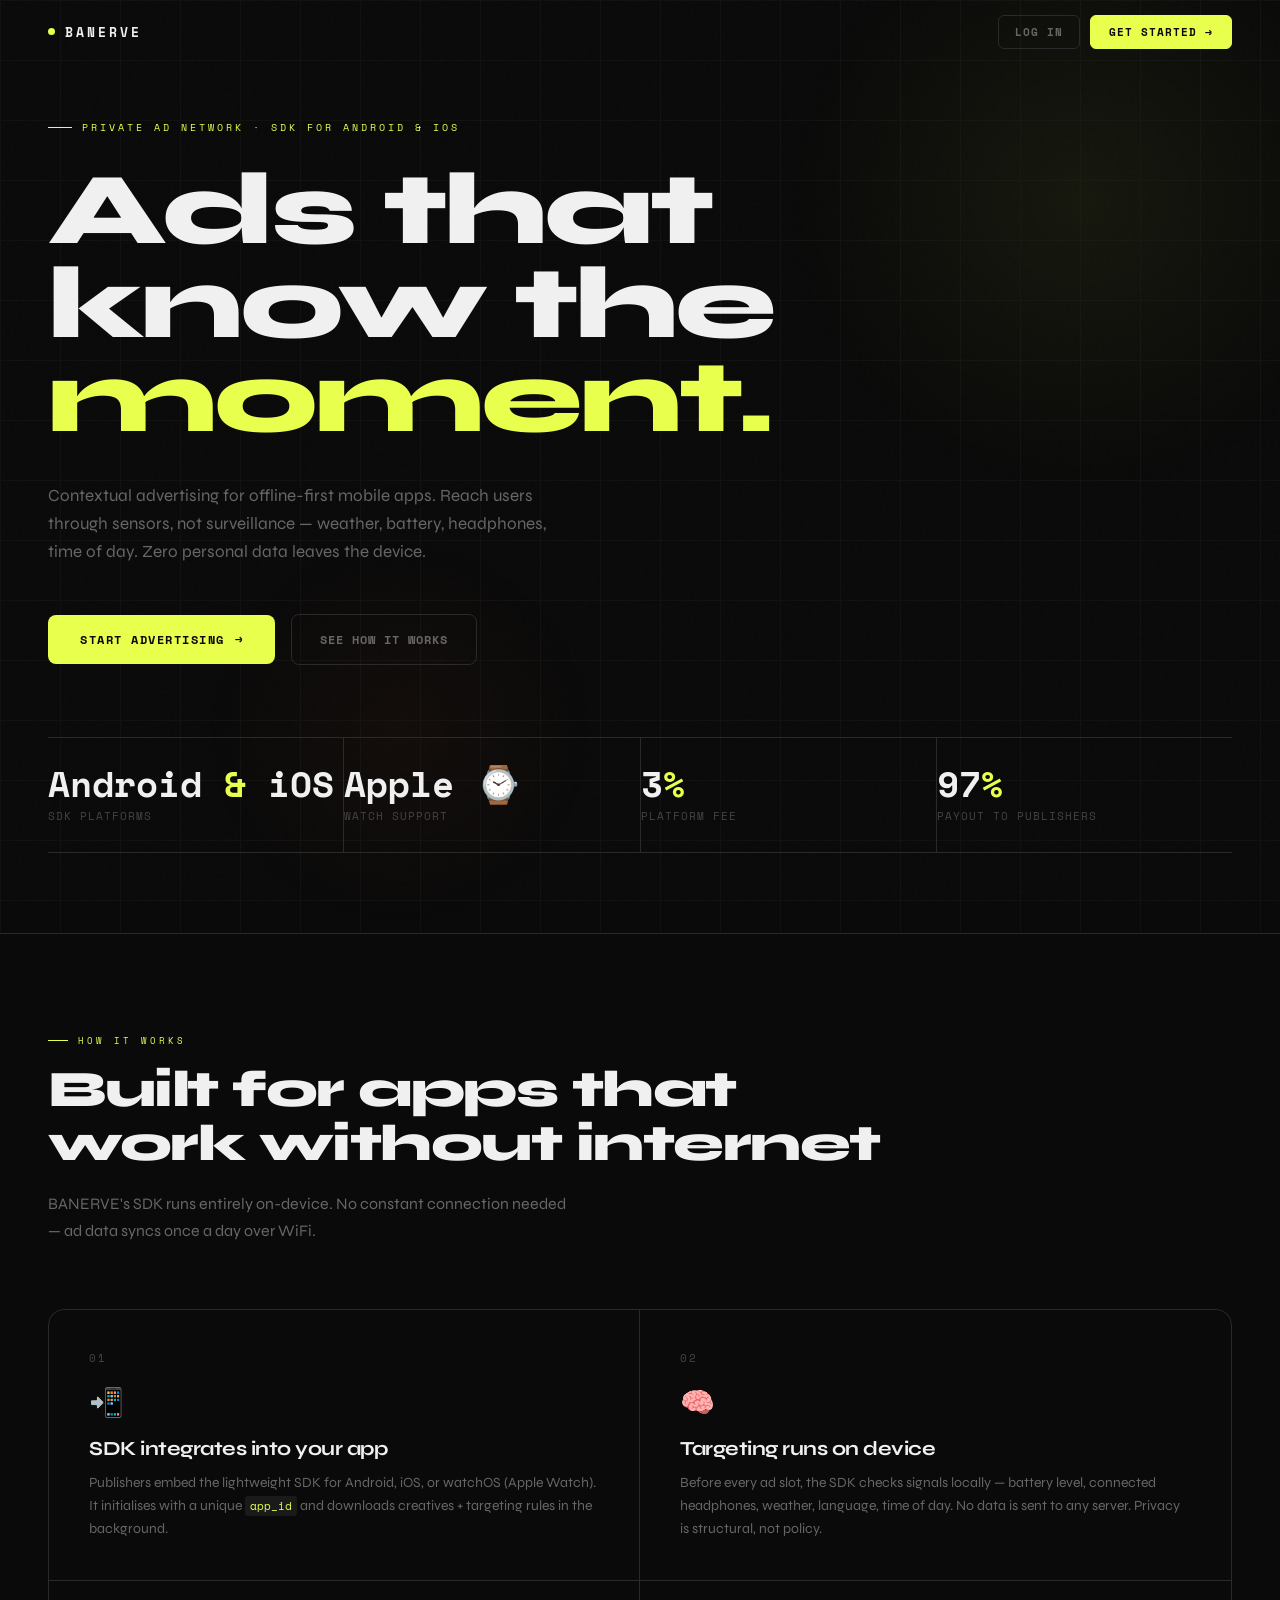
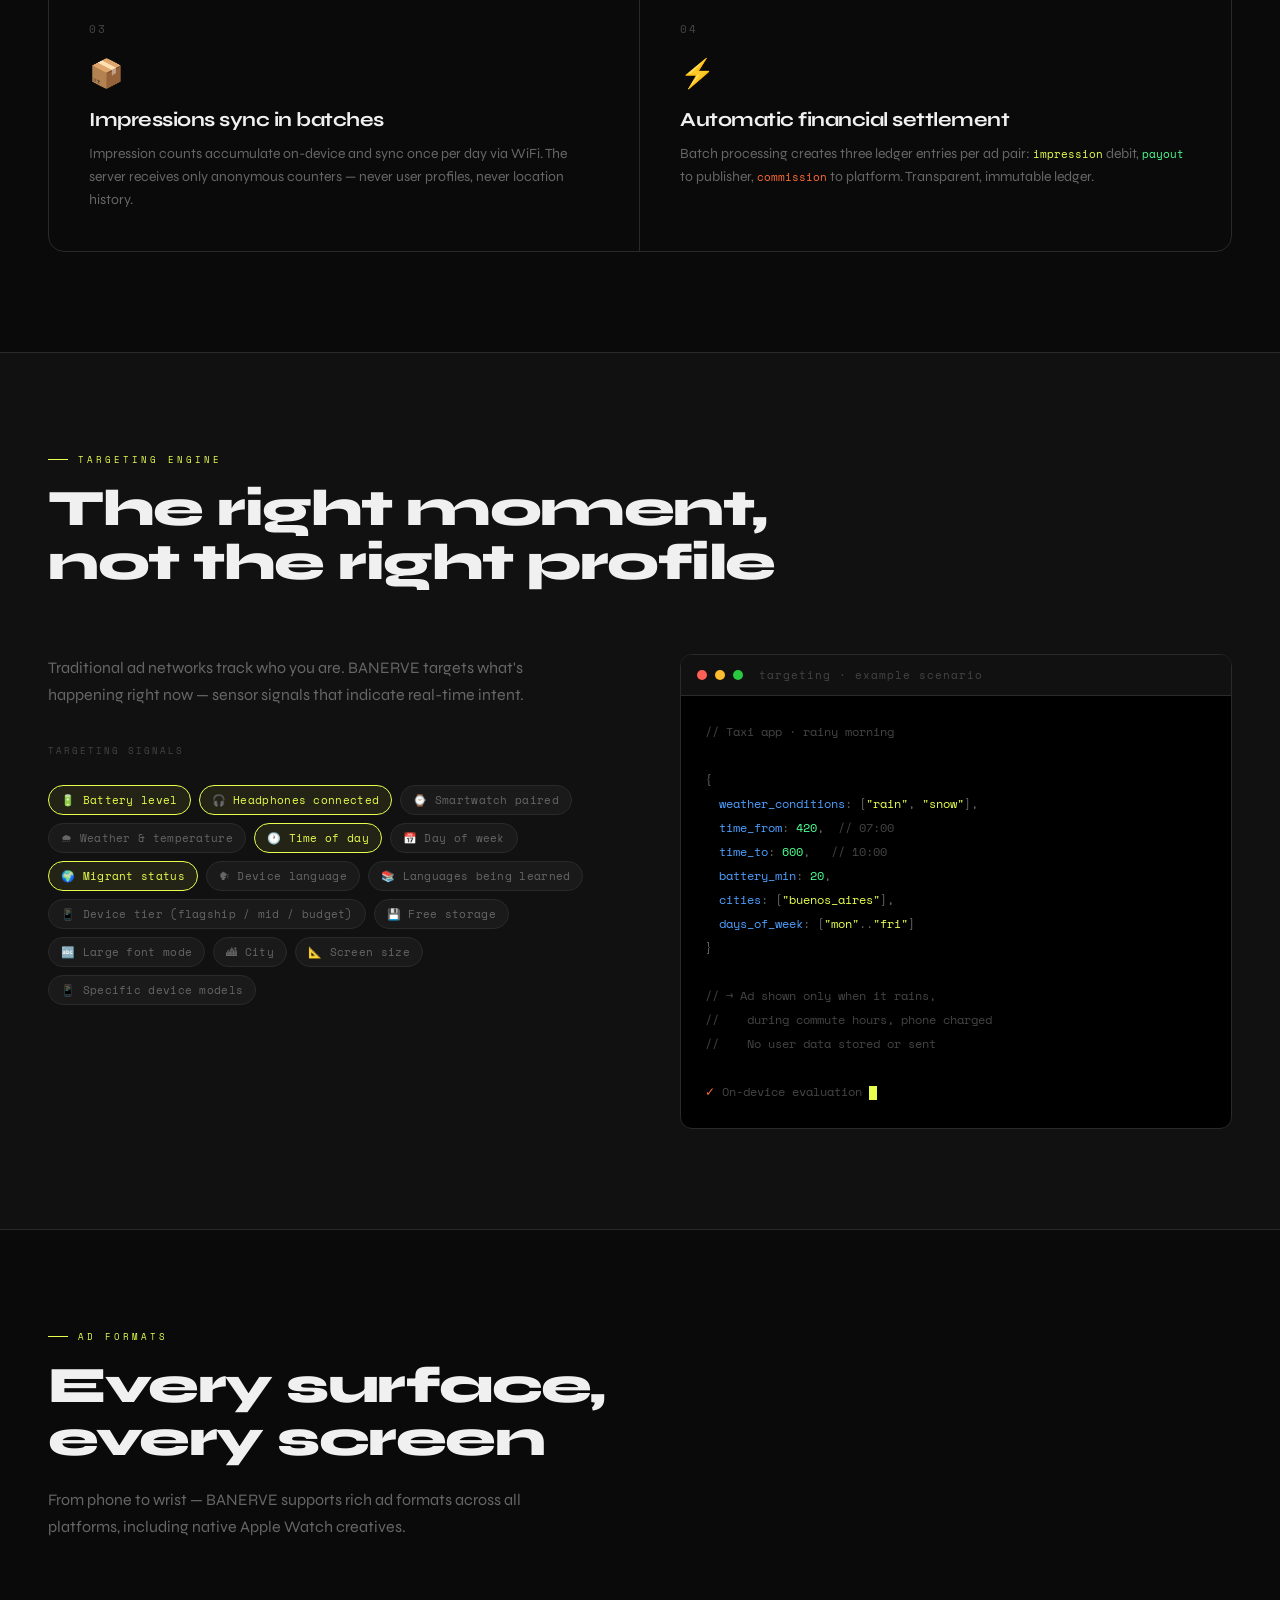
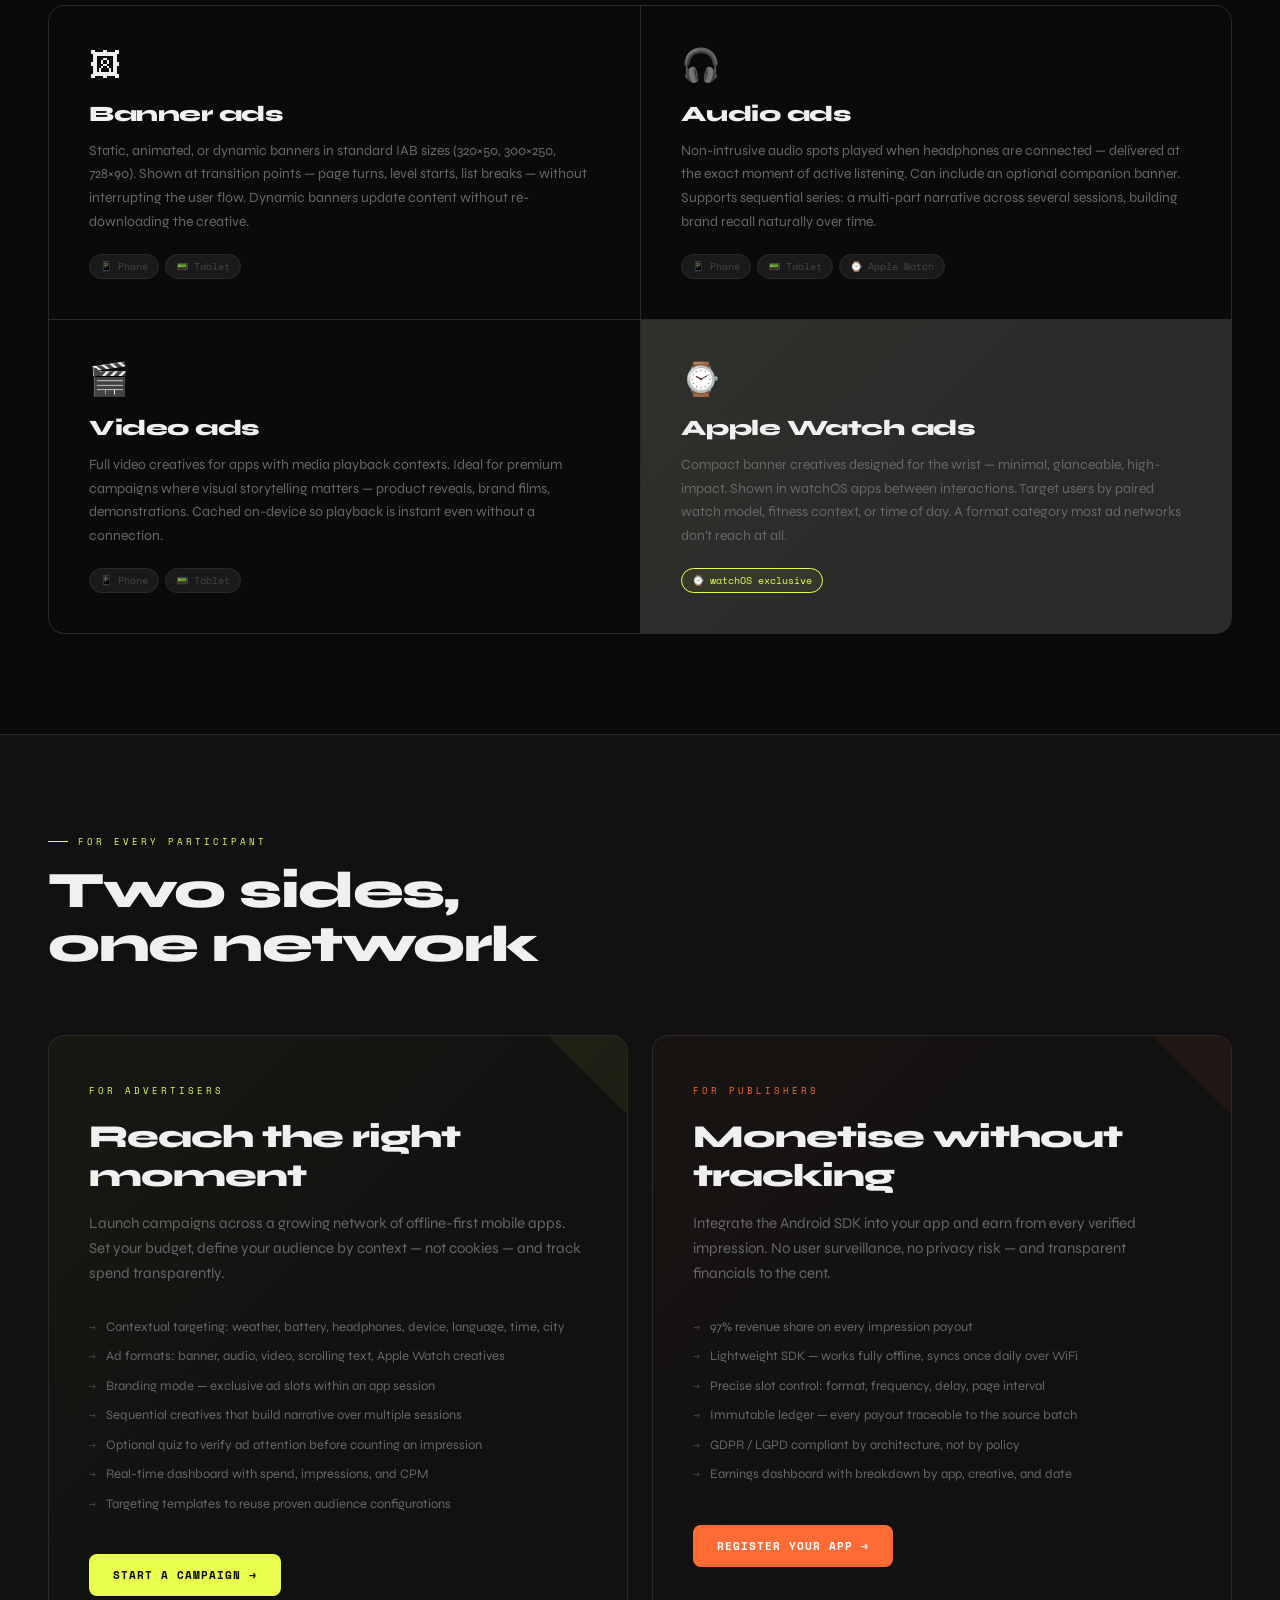
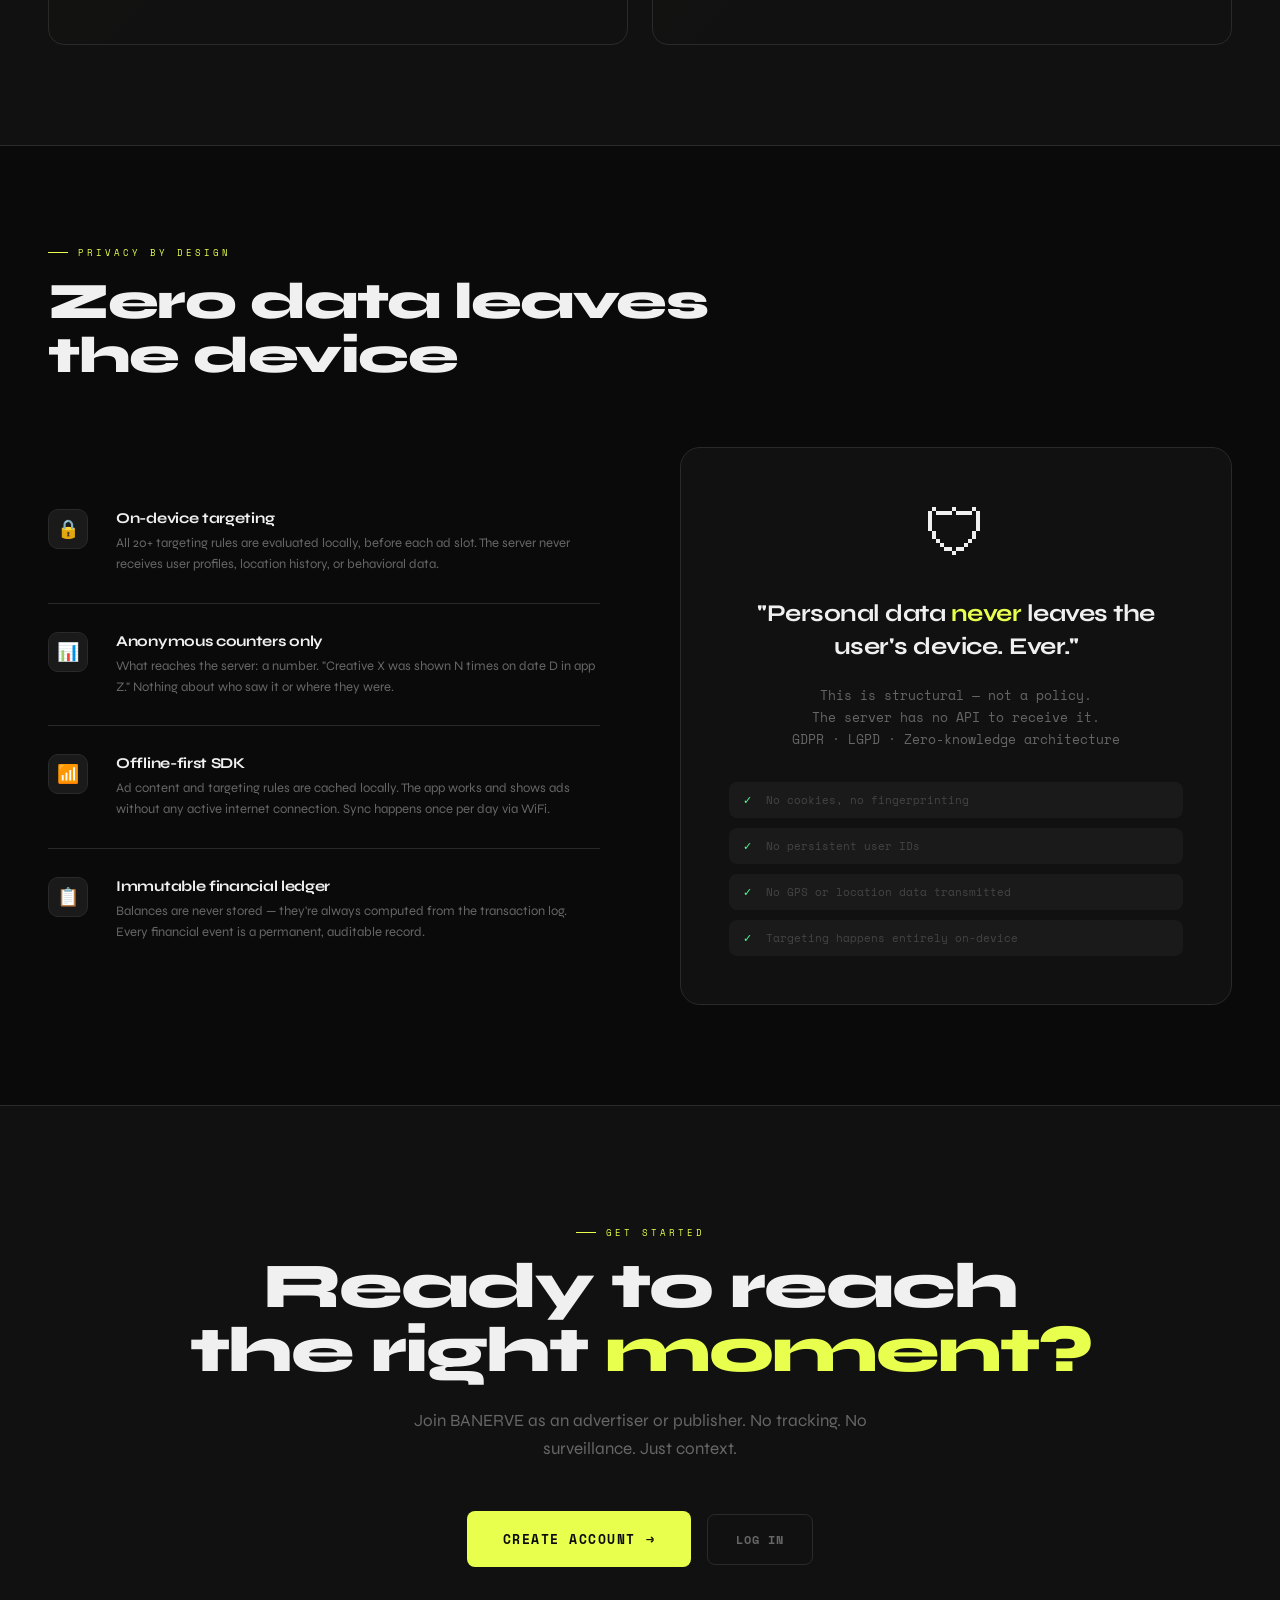
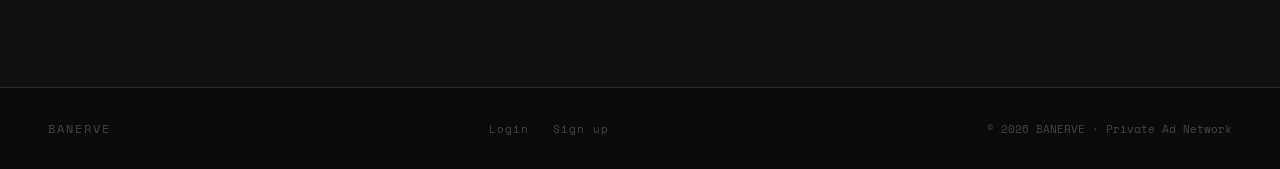
<file: index.html>
<!DOCTYPE html>
<html lang="en">
<head>
  <meta charset="UTF-8">
  <meta name="viewport" content="width=device-width, initial-scale=1.0">
  <title>BANERVE — Privacy-First Ad Network for Mobile Apps</title>
  <meta name="description" content="Reach real audiences through offline-first mobile apps. No personal data leaves the device. Contextual targeting at sensor level.">
  <link rel="icon" href="data:image/svg+xml,<svg xmlns='http://www.w3.org/2000/svg' viewBox='0 0 100 100'><text y='.9em' font-size='90'>⚡</text></svg>">
  <link href="https://fonts.googleapis.com/css2?family=Space+Mono:wght@400;700&family=Syne:wght@400;500;600;700;800&display=swap" rel="stylesheet">
  <style>
    /* ── Reset & Root ──────────────────────────────────────────────────────── */
    *, *::before, *::after { box-sizing: border-box; margin: 0; padding: 0; }

    :root {
      --bg:       #0a0a0a;
      --surface:  #111111;
      --surface2: #1a1a1a;
      --border:   #2a2a2a;
      --accent:   #e8ff4d;
      --accent2:  #ff6b35;
      --text:     #f0f0f0;
      --text2:    #666;
      --text3:    #444;
      --success:  #4dff91;
    }

    html { scroll-behavior: smooth; }

    body {
      background: var(--bg);
      color: var(--text);
      font-family: 'Syne', sans-serif;
      min-height: 100vh;
      overflow-x: hidden;
    }

    /* ── Noise texture overlay ──────────────────────────────────────────────── */
    body::before {
      content: '';
      position: fixed;
      inset: 0;
      background-image: url("data:image/svg+xml,%3Csvg viewBox='0 0 256 256' xmlns='http://www.w3.org/2000/svg'%3E%3Cfilter id='noise'%3E%3CfeTurbulence type='fractalNoise' baseFrequency='0.9' numOctaves='4' stitchTiles='stitch'/%3E%3C/filter%3E%3Crect width='100%25' height='100%25' filter='url(%23noise)' opacity='0.035'/%3E%3C/svg%3E");
      pointer-events: none;
      z-index: 0;
      opacity: 0.4;
    }

    /* ── Typography ──────────────────────────────────────────────────────────── */
    .mono { font-family: 'Space Mono', monospace; }

    /* ── NAV ─────────────────────────────────────────────────────────────────── */
    nav {
      position: fixed;
      top: 0; left: 0; right: 0;
      z-index: 100;
      display: flex;
      align-items: center;
      justify-content: space-between;
      padding: 0 48px;
      height: 64px;
      border-bottom: 1px solid transparent;
      transition: border-color 0.3s, background 0.3s;
    }

    nav.scrolled {
      background: rgba(10,10,10,0.92);
      backdrop-filter: blur(12px);
      border-color: var(--border);
    }

    .nav-logo {
      font-family: 'Space Mono', monospace;
      font-size: 13px;
      font-weight: 700;
      letter-spacing: 3px;
      text-transform: uppercase;
      color: var(--text);
      text-decoration: none;
      display: flex;
      align-items: center;
      gap: 10px;
    }

    .nav-logo .dot {
      width: 7px; height: 7px;
      background: var(--accent);
      border-radius: 50%;
      animation: pulse-dot 2s ease-in-out infinite;
    }

    @keyframes pulse-dot {
      0%, 100% { transform: scale(1); opacity: 1; }
      50% { transform: scale(1.4); opacity: 0.6; }
    }

    .nav-actions {
      display: flex;
      align-items: center;
      gap: 10px;
    }

    .btn-nav-login {
      font-family: 'Space Mono', monospace;
      font-size: 11px;
      font-weight: 700;
      letter-spacing: 1px;
      text-transform: uppercase;
      color: var(--text2);
      text-decoration: none;
      padding: 8px 16px;
      border-radius: 6px;
      border: 1px solid var(--border);
      transition: all 0.15s;
      background: transparent;
    }
    .btn-nav-login:hover { color: var(--text); border-color: #555; }

    .btn-nav-signup {
      font-family: 'Space Mono', monospace;
      font-size: 11px;
      font-weight: 700;
      letter-spacing: 1px;
      text-transform: uppercase;
      color: var(--bg);
      text-decoration: none;
      padding: 8px 18px;
      border-radius: 6px;
      background: var(--accent);
      transition: all 0.15s;
      border: 1px solid var(--accent);
    }
    .btn-nav-signup:hover { background: #fff; border-color: #fff; }

    /* ── HERO ─────────────────────────────────────────────────────────────────── */
    .hero {
      position: relative;
      min-height: 100vh;
      display: flex;
      flex-direction: column;
      justify-content: center;
      padding: 120px 48px 80px;
      overflow: hidden;
    }

    /* Grid background */
    .hero::after {
      content: '';
      position: absolute;
      inset: 0;
      background-image:
        linear-gradient(var(--border) 1px, transparent 1px),
        linear-gradient(90deg, var(--border) 1px, transparent 1px);
      background-size: 60px 60px;
      opacity: 0.25;
      pointer-events: none;
    }

    /* Accent glow */
    .hero-glow {
      position: absolute;
      width: 600px; height: 600px;
      background: radial-gradient(circle, rgba(232,255,77,0.06) 0%, transparent 70%);
      top: -100px; right: -100px;
      pointer-events: none;
    }

    .hero-glow-2 {
      position: absolute;
      width: 400px; height: 400px;
      background: radial-gradient(circle, rgba(255,107,53,0.04) 0%, transparent 70%);
      bottom: 0; left: 200px;
      pointer-events: none;
    }

    .hero-label {
      font-family: 'Space Mono', monospace;
      font-size: 10px;
      letter-spacing: 3px;
      text-transform: uppercase;
      color: var(--accent);
      margin-bottom: 28px;
      position: relative;
      z-index: 1;
      display: flex;
      align-items: center;
      gap: 10px;
      animation: fadeUp 0.6s ease both;
    }

    .hero-label::before {
      content: '';
      display: inline-block;
      width: 24px; height: 1px;
      background: var(--accent);
    }

    .hero-title {
      font-size: clamp(52px, 8vw, 112px);
      font-weight: 800;
      line-height: 0.92;
      letter-spacing: -3px;
      position: relative;
      z-index: 1;
      max-width: 900px;
      animation: fadeUp 0.7s 0.1s ease both;
    }

    .hero-title .accent { color: var(--accent); }
    .hero-title .stroke {
      -webkit-text-stroke: 1px rgba(240,240,240,0.3);
      color: transparent;
    }

    .hero-sub {
      margin-top: 36px;
      font-size: 17px;
      font-weight: 400;
      color: var(--text2);
      max-width: 520px;
      line-height: 1.65;
      position: relative;
      z-index: 1;
      animation: fadeUp 0.7s 0.2s ease both;
    }

    .hero-actions {
      margin-top: 48px;
      display: flex;
      align-items: center;
      gap: 16px;
      position: relative;
      z-index: 1;
      animation: fadeUp 0.7s 0.3s ease both;
    }

    .btn-primary {
      font-family: 'Space Mono', monospace;
      font-size: 12px;
      font-weight: 700;
      letter-spacing: 1.5px;
      text-transform: uppercase;
      color: var(--bg);
      background: var(--accent);
      border: none;
      border-radius: 8px;
      padding: 16px 32px;
      cursor: pointer;
      text-decoration: none;
      display: inline-flex;
      align-items: center;
      gap: 10px;
      transition: all 0.2s;
    }
    .btn-primary:hover {
      background: #fff;
      transform: translateY(-2px);
      box-shadow: 0 8px 32px rgba(232,255,77,0.2);
    }
    .btn-primary .arrow { transition: transform 0.2s; }
    .btn-primary:hover .arrow { transform: translateX(4px); }

    .btn-secondary {
      font-family: 'Space Mono', monospace;
      font-size: 12px;
      font-weight: 700;
      letter-spacing: 1px;
      text-transform: uppercase;
      color: var(--text2);
      background: transparent;
      border: 1px solid var(--border);
      border-radius: 8px;
      padding: 16px 28px;
      cursor: pointer;
      text-decoration: none;
      display: inline-flex;
      align-items: center;
      gap: 8px;
      transition: all 0.2s;
    }
    .btn-secondary:hover { border-color: #555; color: var(--text); }

    /* ── STATS ROW ───────────────────────────────────────────────────────────── */
    .stats-row {
      display: flex;
      align-items: stretch;
      border-top: 1px solid var(--border);
      border-bottom: 1px solid var(--border);
      position: relative;
      z-index: 1;
      margin-top: 72px;
      animation: fadeUp 0.7s 0.4s ease both;
    }

    .stat-item {
      flex: 1;
      padding: 28px 0;
      border-right: 1px solid var(--border);
    }
    .stat-item:last-child { border-right: none; }

    .stat-num {
      font-family: 'Space Mono', monospace;
      font-size: 36px;
      font-weight: 700;
      color: var(--text);
      line-height: 1;
      margin-bottom: 6px;
    }
    .stat-num .accent { color: var(--accent); }

    .stat-label {
      font-size: 11px;
      color: var(--text3);
      letter-spacing: 1px;
      font-family: 'Space Mono', monospace;
      text-transform: uppercase;
    }

    @keyframes fadeUp {
      from { opacity: 0; transform: translateY(20px); }
      to   { opacity: 1; transform: translateY(0); }
    }

    /* ── SECTION BASE ─────────────────────────────────────────────────────────── */
    section {
      padding: 100px 48px;
      position: relative;
    }

    .section-label {
      font-family: 'Space Mono', monospace;
      font-size: 9px;
      letter-spacing: 3px;
      text-transform: uppercase;
      color: var(--accent);
      margin-bottom: 16px;
      display: flex;
      align-items: center;
      gap: 10px;
    }
    .section-label::before {
      content: '';
      display: inline-block;
      width: 20px; height: 1px;
      background: var(--accent);
    }

    .section-title {
      font-size: clamp(32px, 4vw, 52px);
      font-weight: 800;
      letter-spacing: -1.5px;
      line-height: 1.05;
      margin-bottom: 20px;
    }

    .section-sub {
      font-size: 16px;
      color: var(--text2);
      line-height: 1.7;
      max-width: 520px;
    }

    /* ── HOW IT WORKS ─────────────────────────────────────────────────────────── */
    #how {
      border-top: 1px solid var(--border);
    }

    .how-grid {
      display: grid;
      grid-template-columns: 1fr 1fr;
      gap: 0;
      margin-top: 64px;
      border: 1px solid var(--border);
      border-radius: 16px;
      overflow: hidden;
    }

    .how-card {
      padding: 40px;
      border-right: 1px solid var(--border);
      border-bottom: 1px solid var(--border);
      position: relative;
      transition: background 0.2s;
    }
    .how-card:hover { background: var(--surface); }
    .how-card:nth-child(even) { border-right: none; }
    .how-card:nth-last-child(-n+2) { border-bottom: none; }

    .how-num {
      font-family: 'Space Mono', monospace;
      font-size: 11px;
      color: var(--text3);
      letter-spacing: 2px;
      margin-bottom: 20px;
    }

    .how-icon {
      font-size: 28px;
      margin-bottom: 16px;
      display: block;
    }

    .how-title {
      font-size: 20px;
      font-weight: 700;
      margin-bottom: 10px;
      letter-spacing: -0.5px;
    }

    .how-text {
      font-size: 14px;
      color: var(--text2);
      line-height: 1.65;
    }

    /* ── TARGETING SECTION ──────────────────────────────────────────────────── */
    #targeting {
      border-top: 1px solid var(--border);
      background: var(--surface);
    }

    .targeting-layout {
      display: grid;
      grid-template-columns: 1fr 1fr;
      gap: 80px;
      align-items: start;
      margin-top: 64px;
    }

    .targeting-chips {
      display: flex;
      flex-wrap: wrap;
      gap: 8px;
      margin-top: 28px;
    }

    .chip {
      font-family: 'Space Mono', monospace;
      font-size: 11px;
      padding: 6px 12px;
      border-radius: 100px;
      border: 1px solid var(--border);
      color: var(--text2);
      background: var(--surface2);
      letter-spacing: 0.3px;
      transition: all 0.15s;
    }
    .chip:hover { border-color: var(--accent); color: var(--accent); }
    .chip.active { background: rgba(232,255,77,0.08); border-color: var(--accent); color: var(--accent); }

    /* Terminal-style targeting preview */
    .targeting-terminal {
      background: #000;
      border: 1px solid var(--border);
      border-radius: 12px;
      overflow: hidden;
      font-family: 'Space Mono', monospace;
      font-size: 12px;
    }

    .terminal-bar {
      background: var(--surface);
      padding: 12px 16px;
      display: flex;
      align-items: center;
      gap: 8px;
      border-bottom: 1px solid var(--border);
    }
    .terminal-dot { width: 10px; height: 10px; border-radius: 50%; }
    .terminal-dot.r { background: #ff5f57; }
    .terminal-dot.y { background: #febc2e; }
    .terminal-dot.g { background: #28c840; }
    .terminal-title { font-size: 11px; color: var(--text3); margin-left: 8px; letter-spacing: 1px; }

    .terminal-body {
      padding: 24px;
      line-height: 2;
    }

    .t-comment { color: var(--text3); }
    .t-key { color: #4d9fff; }
    .t-val { color: var(--success); }
    .t-val.str { color: var(--accent); }
    .t-val.bool { color: #ff6b35; }
    .t-bracket { color: var(--text2); }
    .t-cursor {
      display: inline-block;
      width: 8px; height: 14px;
      background: var(--accent);
      vertical-align: middle;
      animation: blink 1s step-end infinite;
    }
    @keyframes blink { 0%, 100% { opacity: 1; } 50% { opacity: 0; } }

    /* ── FORMATS SECTION ───────────────────────────────────────────────────── */
    #formats {
      border-top: 1px solid var(--border);
    }

    .formats-grid {
      display: grid;
      grid-template-columns: repeat(2, 1fr);
      gap: 1px;
      background: var(--border);
      border: 1px solid var(--border);
      border-radius: 16px;
      overflow: hidden;
      margin-top: 64px;
    }

    .format-card {
      background: var(--bg);
      padding: 40px;
      transition: background 0.2s;
    }
    .format-card:hover { background: var(--surface); }

    .format-card.format-watch {
      background: linear-gradient(135deg, rgba(232,255,77,0.03) 0%, transparent 60%);
    }
    .format-card.format-watch:hover {
      background: linear-gradient(135deg, rgba(232,255,77,0.06) 0%, var(--surface) 60%);
    }

    .format-icon {
      font-size: 32px;
      margin-bottom: 16px;
      display: block;
    }

    .format-name {
      font-size: 22px;
      font-weight: 800;
      letter-spacing: -0.5px;
      margin-bottom: 12px;
    }

    .format-desc {
      font-size: 14px;
      color: var(--text2);
      line-height: 1.7;
      margin-bottom: 20px;
    }

    .format-platforms {
      display: flex;
      flex-wrap: wrap;
      gap: 6px;
    }

    .platform-tag {
      font-family: 'Space Mono', monospace;
      font-size: 10px;
      padding: 4px 10px;
      background: var(--surface2);
      border: 1px solid var(--border);
      border-radius: 100px;
      color: var(--text3);
    }

    .platform-tag.accent-platform {
      border-color: var(--accent);
      color: var(--accent);
      background: rgba(232,255,77,0.06);
    }

    /* ── ROLES SECTION ─────────────────────────────────────────────────────── */
    #roles {
      border-top: 1px solid var(--border);
      background: var(--surface);
    }

    .roles-grid {
      display: grid;
      grid-template-columns: 1fr 1fr;
      gap: 24px;
      margin-top: 64px;
    }

    .role-card {
      border: 1px solid var(--border);
      border-radius: 16px;
      padding: 48px 40px;
      position: relative;
      overflow: hidden;
      transition: border-color 0.2s, transform 0.2s;
    }
    .role-card:hover { border-color: #444; transform: translateY(-4px); }

    .role-card.advertiser {
      background: linear-gradient(135deg, rgba(232,255,77,0.03) 0%, transparent 60%);
    }
    .role-card.publisher {
      background: linear-gradient(135deg, rgba(255,107,53,0.03) 0%, transparent 60%);
    }

    .role-label {
      font-family: 'Space Mono', monospace;
      font-size: 9px;
      letter-spacing: 3px;
      text-transform: uppercase;
      margin-bottom: 20px;
    }
    .role-card.advertiser .role-label { color: var(--accent); }
    .role-card.publisher .role-label { color: var(--accent2); }

    .role-title {
      font-size: 32px;
      font-weight: 800;
      letter-spacing: -1px;
      margin-bottom: 16px;
    }

    .role-desc {
      font-size: 15px;
      color: var(--text2);
      line-height: 1.65;
      margin-bottom: 32px;
    }

    .role-features {
      list-style: none;
      display: flex;
      flex-direction: column;
      gap: 10px;
      margin-bottom: 40px;
    }

    .role-features li {
      font-size: 13px;
      color: var(--text2);
      display: flex;
      align-items: flex-start;
      gap: 10px;
      line-height: 1.5;
    }
    .role-features li::before {
      content: '→';
      font-family: 'Space Mono', monospace;
      font-size: 11px;
      color: var(--text3);
      flex-shrink: 0;
      margin-top: 1px;
    }

    .btn-role {
      font-family: 'Space Mono', monospace;
      font-size: 11px;
      font-weight: 700;
      letter-spacing: 1px;
      text-transform: uppercase;
      padding: 13px 24px;
      border-radius: 8px;
      border: none;
      cursor: pointer;
      text-decoration: none;
      display: inline-flex;
      align-items: center;
      gap: 8px;
      transition: all 0.2s;
    }
    .role-card.advertiser .btn-role {
      background: var(--accent);
      color: var(--bg);
    }
    .role-card.advertiser .btn-role:hover {
      background: #fff;
      box-shadow: 0 6px 24px rgba(232,255,77,0.2);
    }
    .role-card.publisher .btn-role {
      background: var(--accent2);
      color: #fff;
    }
    .role-card.publisher .btn-role:hover {
      background: #ff8555;
      box-shadow: 0 6px 24px rgba(255,107,53,0.2);
    }

    /* Corner decoration */
    .role-corner {
      position: absolute;
      top: -1px; right: -1px;
      width: 80px; height: 80px;
      opacity: 0.06;
    }
    .role-card.advertiser .role-corner { background: var(--accent); clip-path: polygon(100% 0, 0 0, 100% 100%); }
    .role-card.publisher .role-corner { background: var(--accent2); clip-path: polygon(100% 0, 0 0, 100% 100%); }

    /* ── PRIVACY SECTION ──────────────────────────────────────────────────── */
    #privacy {
      border-top: 1px solid var(--border);
    }

    .privacy-layout {
      display: grid;
      grid-template-columns: 1fr 1fr;
      gap: 80px;
      align-items: center;
      margin-top: 64px;
    }

    .privacy-principles {
      display: flex;
      flex-direction: column;
      gap: 0;
    }

    .privacy-item {
      padding: 28px 0;
      border-bottom: 1px solid var(--border);
      display: grid;
      grid-template-columns: 48px 1fr;
      gap: 20px;
      align-items: start;
    }
    .privacy-item:last-child { border-bottom: none; }

    .privacy-icon {
      width: 40px; height: 40px;
      border-radius: 10px;
      background: var(--surface2);
      border: 1px solid var(--border);
      display: flex;
      align-items: center;
      justify-content: center;
      font-size: 18px;
      flex-shrink: 0;
    }

    .privacy-item-title {
      font-size: 15px;
      font-weight: 700;
      margin-bottom: 6px;
      letter-spacing: -0.3px;
    }

    .privacy-item-text {
      font-size: 13px;
      color: var(--text2);
      line-height: 1.6;
    }

    /* Big privacy statement */
    .privacy-statement {
      background: var(--surface);
      border: 1px solid var(--border);
      border-radius: 20px;
      padding: 48px;
      text-align: center;
    }

    .privacy-quote {
      font-size: 24px;
      font-weight: 700;
      line-height: 1.4;
      letter-spacing: -0.5px;
      margin-bottom: 20px;
    }
    .privacy-quote em {
      font-style: normal;
      color: var(--accent);
    }

    .privacy-quote-sub {
      font-size: 13px;
      color: var(--text2);
      font-family: 'Space Mono', monospace;
      line-height: 1.7;
    }

    .privacy-shield {
      font-size: 64px;
      margin-bottom: 24px;
      display: block;
    }

    /* ── CTA SECTION ──────────────────────────────────────────────────────── */
    #cta {
      border-top: 1px solid var(--border);
      background: var(--surface);
      text-align: center;
      padding: 120px 48px;
    }

    .cta-title {
      font-size: clamp(40px, 5vw, 72px);
      font-weight: 800;
      letter-spacing: -2px;
      line-height: 1.0;
      margin-bottom: 24px;
    }
    .cta-title .accent { color: var(--accent); }

    .cta-sub {
      font-size: 17px;
      color: var(--text2);
      max-width: 480px;
      margin: 0 auto 48px;
      line-height: 1.65;
    }

    .cta-actions {
      display: flex;
      align-items: center;
      justify-content: center;
      gap: 16px;
    }

    /* ── FOOTER ───────────────────────────────────────────────────────────── */
    footer {
      border-top: 1px solid var(--border);
      padding: 32px 48px;
      display: flex;
      align-items: center;
      justify-content: space-between;
    }

    .footer-logo {
      font-family: 'Space Mono', monospace;
      font-size: 12px;
      letter-spacing: 2px;
      text-transform: uppercase;
      color: var(--text3);
    }

    .footer-copy {
      font-family: 'Space Mono', monospace;
      font-size: 11px;
      color: var(--text3);
    }

    .footer-links {
      display: flex;
      gap: 24px;
    }

    .footer-links a {
      font-family: 'Space Mono', monospace;
      font-size: 11px;
      color: var(--text3);
      text-decoration: none;
      letter-spacing: 1px;
      transition: color 0.15s;
    }
    .footer-links a:hover { color: var(--text2); }

    /* ── Scroll animations ──────────────────────────────────────────────────── */
    .reveal {
      opacity: 0;
      transform: translateY(24px);
      transition: opacity 0.6s ease, transform 0.6s ease;
    }
    .reveal.visible {
      opacity: 1;
      transform: none;
    }
    .reveal-delay-1 { transition-delay: 0.1s; }
    .reveal-delay-2 { transition-delay: 0.2s; }
    .reveal-delay-3 { transition-delay: 0.3s; }

    /* ── Responsive ────────────────────────────────────────────────────────── */
    @media (max-width: 900px) {
      nav { padding: 0 24px; }
      section, .hero, #cta, footer { padding-left: 24px; padding-right: 24px; }
      .hero-title { letter-spacing: -2px; }
      .how-grid, .targeting-layout, .formats-grid,
      .roles-grid, .privacy-layout { grid-template-columns: 1fr; }
      .stats-row { flex-wrap: wrap; }
      .stat-item { border-right: none; border-bottom: 1px solid var(--border); }
      .stat-item:last-child { border-bottom: none; }
    }
  </style>
</head>
<body>

<!-- ════════════════════════════════════════════
     NAV
     ════════════════════════════════════════════ -->
<nav id="nav">
  <a href="#" class="nav-logo">
    <div class="dot"></div>
    BANERVE
  </a>
  <div class="nav-actions">
    <a href="login.html" class="btn-nav-login">Log in</a>
    <a href="login.html#signup" class="btn-nav-signup">Get started →</a>
  </div>
</nav>

<!-- ════════════════════════════════════════════
     HERO
     ════════════════════════════════════════════ -->
<section class="hero">
  <div class="hero-glow"></div>
  <div class="hero-glow-2"></div>

  <div class="hero-label">Private Ad Network · SDK for Android & iOS</div>

  <h1 class="hero-title">
    Ads that<br>
    know the<br>
    <span class="accent">moment.</span>
  </h1>

  <p class="hero-sub">
    Contextual advertising for offline-first mobile apps.
    Reach users through sensors, not surveillance —
    weather, battery, headphones, time of day.
    Zero personal data leaves the device.
  </p>

  <div class="hero-actions">
    <a href="login.html#signup" class="btn-primary">
      Start advertising <span class="arrow">→</span>
    </a>
    <a href="#how" class="btn-secondary">
      See how it works
    </a>
  </div>

  <div class="stats-row">
    <div class="stat-item">
      <div class="stat-num">Android<span class="accent"> &</span> iOS</div>
      <div class="stat-label">SDK platforms</div>
    </div>
    <div class="stat-item">
      <div class="stat-num">Apple<span class="accent"> ⌚</span></div>
      <div class="stat-label">Watch support</div>
    </div>
    <div class="stat-item">
      <div class="stat-num">3<span class="accent">%</span></div>
      <div class="stat-label">Platform fee</div>
    </div>
    <div class="stat-item">
      <div class="stat-num">97<span class="accent">%</span></div>
      <div class="stat-label">Payout to publishers</div>
    </div>
  </div>
</section>

<!-- ════════════════════════════════════════════
     HOW IT WORKS
     ════════════════════════════════════════════ -->
<section id="how">
  <div class="section-label reveal">How it works</div>
  <h2 class="section-title reveal reveal-delay-1">
    Built for apps that<br>work without internet
  </h2>
  <p class="section-sub reveal reveal-delay-2">
    BANERVE's SDK runs entirely on-device. No constant connection needed —
    ad data syncs once a day over WiFi.
  </p>

  <div class="how-grid reveal reveal-delay-2">
    <div class="how-card">
      <div class="how-num">01</div>
      <span class="how-icon">📲</span>
      <div class="how-title">SDK integrates into your app</div>
      <div class="how-text">Publishers embed the lightweight SDK for Android, iOS, or watchOS (Apple Watch). It initialises with a unique <code style="font-family:'Space Mono',monospace; font-size:11px; color:var(--accent); background:var(--surface2); padding:2px 5px; border-radius:3px;">app_id</code> and downloads creatives + targeting rules in the background.</div>
    </div>
    <div class="how-card">
      <div class="how-num">02</div>
      <span class="how-icon">🧠</span>
      <div class="how-title">Targeting runs on device</div>
      <div class="how-text">Before every ad slot, the SDK checks signals locally — battery level, connected headphones, weather, language, time of day. No data is sent to any server. Privacy is structural, not policy.</div>
    </div>
    <div class="how-card">
      <div class="how-num">03</div>
      <span class="how-icon">📦</span>
      <div class="how-title">Impressions sync in batches</div>
      <div class="how-text">Impression counts accumulate on-device and sync once per day via WiFi. The server receives only anonymous counters — never user profiles, never location history.</div>
    </div>
    <div class="how-card">
      <div class="how-num">04</div>
      <span class="how-icon">⚡</span>
      <div class="how-title">Automatic financial settlement</div>
      <div class="how-text">Batch processing creates three ledger entries per ad pair: <span style="color:var(--accent);font-family:'Space Mono',monospace;font-size:11px;">impression</span> debit, <span style="color:#4dff91;font-family:'Space Mono',monospace;font-size:11px;">payout</span> to publisher, <span style="color:#ff6b35;font-family:'Space Mono',monospace;font-size:11px;">commission</span> to platform. Transparent, immutable ledger.</div>
    </div>
  </div>
</section>

<!-- ════════════════════════════════════════════
     TARGETING
     ════════════════════════════════════════════ -->
<section id="targeting">
  <div class="section-label reveal">Targeting engine</div>
  <h2 class="section-title reveal reveal-delay-1">
    The right moment,<br>not the right profile
  </h2>

  <div class="targeting-layout">
    <div class="reveal reveal-delay-1">
      <p class="section-sub">
        Traditional ad networks track who you are.
        BANERVE targets what's happening right now —
        sensor signals that indicate real-time intent.
      </p>

      <div style="margin-top: 36px;">
        <div style="font-family:'Space Mono',monospace; font-size:9px; letter-spacing:2px; text-transform:uppercase; color:var(--text3); margin-bottom:14px;">Targeting signals</div>
        <div class="targeting-chips">
          <span class="chip active">🔋 Battery level</span>
          <span class="chip active">🎧 Headphones connected</span>
          <span class="chip">⌚ Smartwatch paired</span>
          <span class="chip">🌧 Weather & temperature</span>
          <span class="chip active">🕐 Time of day</span>
          <span class="chip">📅 Day of week</span>
          <span class="chip active">🌍 Migrant status</span>
          <span class="chip">🗣 Device language</span>
          <span class="chip">📚 Languages being learned</span>
          <span class="chip">📱 Device tier (flagship / mid / budget)</span>
          <span class="chip">💾 Free storage</span>
          <span class="chip">🔤 Large font mode</span>
          <span class="chip">🏙 City</span>
          <span class="chip">📐 Screen size</span>
          <span class="chip">📱 Specific device models</span>
        </div>
      </div>
    </div>

    <div class="reveal reveal-delay-2">
      <div class="targeting-terminal">
        <div class="terminal-bar">
          <div class="terminal-dot r"></div>
          <div class="terminal-dot y"></div>
          <div class="terminal-dot g"></div>
          <div class="terminal-title">targeting · example scenario</div>
        </div>
        <div class="terminal-body">
          <div><span class="t-comment">// Taxi app · rainy morning</span></div>
          <div>&nbsp;</div>
          <div><span class="t-bracket">{</span></div>
          <div>&nbsp;&nbsp;<span class="t-key">weather_conditions</span><span class="t-bracket">: [</span><span class="t-val str">"rain"</span><span class="t-bracket">,</span> <span class="t-val str">"snow"</span><span class="t-bracket">],</span></div>
          <div>&nbsp;&nbsp;<span class="t-key">time_from</span><span class="t-bracket">:</span> <span class="t-val">420</span><span class="t-bracket">,</span>&nbsp;&nbsp;<span class="t-comment">// 07:00</span></div>
          <div>&nbsp;&nbsp;<span class="t-key">time_to</span><span class="t-bracket">:</span> <span class="t-val">600</span><span class="t-bracket">,</span>&nbsp;&nbsp;&nbsp;<span class="t-comment">// 10:00</span></div>
          <div>&nbsp;&nbsp;<span class="t-key">battery_min</span><span class="t-bracket">:</span> <span class="t-val">20</span><span class="t-bracket">,</span></div>
          <div>&nbsp;&nbsp;<span class="t-key">cities</span><span class="t-bracket">: [</span><span class="t-val str">"buenos_aires"</span><span class="t-bracket">],</span></div>
          <div>&nbsp;&nbsp;<span class="t-key">days_of_week</span><span class="t-bracket">: [</span><span class="t-val str">"mon"</span><span class="t-bracket">..</span><span class="t-val str">"fri"</span><span class="t-bracket">]</span></div>
          <div><span class="t-bracket">}</span></div>
          <div>&nbsp;</div>
          <div><span class="t-comment">// → Ad shown only when it rains,</span></div>
          <div><span class="t-comment">// &nbsp;&nbsp; during commute hours, phone charged</span></div>
          <div><span class="t-comment">// &nbsp;&nbsp; No user data stored or sent</span></div>
          <div>&nbsp;</div>
          <div><span class="t-val bool">✓</span> <span class="t-comment">On-device evaluation</span> <span class="t-cursor"></span></div>
        </div>
      </div>
    </div>
  </div>
</section>

<!-- ════════════════════════════════════════════
     AD FORMATS
     ════════════════════════════════════════════ -->
<section id="formats">
  <div class="section-label reveal">Ad formats</div>
  <h2 class="section-title reveal reveal-delay-1">
    Every surface,<br>every screen
  </h2>
  <p class="section-sub reveal reveal-delay-2">
    From phone to wrist — BANERVE supports rich ad formats across all platforms,
    including native Apple Watch creatives.
  </p>

  <div class="formats-grid reveal reveal-delay-2">

    <div class="format-card">
      <div class="format-icon">🖼</div>
      <div class="format-name">Banner ads</div>
      <div class="format-desc">
        Static, animated, or dynamic banners in standard IAB sizes (320×50, 300×250, 728×90).
        Shown at transition points — page turns, level starts, list breaks — without interrupting
        the user flow. Dynamic banners update content without re-downloading the creative.
      </div>
      <div class="format-platforms">
        <span class="platform-tag">📱 Phone</span>
        <span class="platform-tag">📟 Tablet</span>
      </div>
    </div>

    <div class="format-card">
      <div class="format-icon">🎧</div>
      <div class="format-name">Audio ads</div>
      <div class="format-desc">
        Non-intrusive audio spots played when headphones are connected — delivered at the
        exact moment of active listening. Can include an optional companion banner.
        Supports sequential series: a multi-part narrative across several sessions,
        building brand recall naturally over time.
      </div>
      <div class="format-platforms">
        <span class="platform-tag">📱 Phone</span>
        <span class="platform-tag">📟 Tablet</span>
        <span class="platform-tag">⌚ Apple Watch</span>
      </div>
    </div>

    <div class="format-card">
      <div class="format-icon">🎬</div>
      <div class="format-name">Video ads</div>
      <div class="format-desc">
        Full video creatives for apps with media playback contexts. Ideal for premium campaigns
        where visual storytelling matters — product reveals, brand films, demonstrations.
        Cached on-device so playback is instant even without a connection.
      </div>
      <div class="format-platforms">
        <span class="platform-tag">📱 Phone</span>
        <span class="platform-tag">📟 Tablet</span>
      </div>
    </div>

    <div class="format-card format-watch">
      <div class="format-icon">⌚</div>
      <div class="format-name">Apple Watch ads</div>
      <div class="format-desc">
        Compact banner creatives designed for the wrist — minimal, glanceable, high-impact.
        Shown in watchOS apps between interactions. Target users by paired watch model,
        fitness context, or time of day. A format category most ad networks don't reach at all.
      </div>
      <div class="format-platforms">
        <span class="platform-tag accent-platform">⌚ watchOS exclusive</span>
      </div>
    </div>

  </div>
</section>

<!-- ════════════════════════════════════════════
     ROLES
     ════════════════════════════════════════════ -->
<section id="roles">
  <div class="section-label reveal">For every participant</div>
  <h2 class="section-title reveal reveal-delay-1">Two sides,<br>one network</h2>

  <div class="roles-grid">
    <div class="role-card advertiser reveal reveal-delay-1">
      <div class="role-corner"></div>
      <div class="role-label">For advertisers</div>
      <div class="role-title">Reach the right moment</div>
      <div class="role-desc">Launch campaigns across a growing network of offline-first mobile apps. Set your budget, define your audience by context — not cookies — and track spend transparently.</div>
      <ul class="role-features">
        <li>Contextual targeting: weather, battery, headphones, device, language, time, city</li>
        <li>Ad formats: banner, audio, video, scrolling text, Apple Watch creatives</li>
        <li>Branding mode — exclusive ad slots within an app session</li>
        <li>Sequential creatives that build narrative over multiple sessions</li>
        <li>Optional quiz to verify ad attention before counting an impression</li>
        <li>Real-time dashboard with spend, impressions, and CPM</li>
        <li>Targeting templates to reuse proven audience configurations</li>
      </ul>
      <a href="login.html#signup" class="btn-role">Start a campaign →</a>
    </div>

    <div class="role-card publisher reveal reveal-delay-2">
      <div class="role-corner"></div>
      <div class="role-label">For publishers</div>
      <div class="role-title">Monetise without tracking</div>
      <div class="role-desc">Integrate the Android SDK into your app and earn from every verified impression. No user surveillance, no privacy risk — and transparent financials to the cent.</div>
      <ul class="role-features">
        <li>97% revenue share on every impression payout</li>
        <li>Lightweight SDK — works fully offline, syncs once daily over WiFi</li>
        <li>Precise slot control: format, frequency, delay, page interval</li>
        <li>Immutable ledger — every payout traceable to the source batch</li>
        <li>GDPR / LGPD compliant by architecture, not by policy</li>
        <li>Earnings dashboard with breakdown by app, creative, and date</li>
      </ul>
      <a href="login.html#signup" class="btn-role">Register your app →</a>
    </div>
  </div>
</section>

<!-- ════════════════════════════════════════════
     PRIVACY
     ════════════════════════════════════════════ -->
<section id="privacy">
  <div class="section-label reveal">Privacy by design</div>
  <h2 class="section-title reveal reveal-delay-1">
    Zero data leaves<br>the device
  </h2>

  <div class="privacy-layout">
    <div class="privacy-principles reveal reveal-delay-1">
      <div class="privacy-item">
        <div class="privacy-icon">🔒</div>
        <div>
          <div class="privacy-item-title">On-device targeting</div>
          <div class="privacy-item-text">All 20+ targeting rules are evaluated locally, before each ad slot. The server never receives user profiles, location history, or behavioral data.</div>
        </div>
      </div>
      <div class="privacy-item">
        <div class="privacy-icon">📊</div>
        <div>
          <div class="privacy-item-title">Anonymous counters only</div>
          <div class="privacy-item-text">What reaches the server: a number. "Creative X was shown N times on date D in app Z." Nothing about who saw it or where they were.</div>
        </div>
      </div>
      <div class="privacy-item">
        <div class="privacy-icon">📶</div>
        <div>
          <div class="privacy-item-title">Offline-first SDK</div>
          <div class="privacy-item-text">Ad content and targeting rules are cached locally. The app works and shows ads without any active internet connection. Sync happens once per day via WiFi.</div>
        </div>
      </div>
      <div class="privacy-item">
        <div class="privacy-icon">📋</div>
        <div>
          <div class="privacy-item-title">Immutable financial ledger</div>
          <div class="privacy-item-text">Balances are never stored — they're always computed from the transaction log. Every financial event is a permanent, auditable record.</div>
        </div>
      </div>
    </div>

    <div class="reveal reveal-delay-2">
      <div class="privacy-statement">
        <span class="privacy-shield">🛡</span>
        <div class="privacy-quote">
          "Personal data <em>never</em> leaves the user's device. Ever."
        </div>
        <div class="privacy-quote-sub">
          This is structural — not a policy.<br>
          The server has no API to receive it.<br>
          GDPR · LGPD · Zero-knowledge architecture
        </div>

        <div style="margin-top: 32px; display: flex; flex-direction: column; gap: 10px; text-align: left;">
          <div style="font-family:'Space Mono',monospace; font-size:11px; color:var(--text3); padding: 10px 14px; background: var(--surface2); border-radius: 8px;">
            <span style="color:var(--success);">✓</span> &nbsp;No cookies, no fingerprinting
          </div>
          <div style="font-family:'Space Mono',monospace; font-size:11px; color:var(--text3); padding: 10px 14px; background: var(--surface2); border-radius: 8px;">
            <span style="color:var(--success);">✓</span> &nbsp;No persistent user IDs
          </div>
          <div style="font-family:'Space Mono',monospace; font-size:11px; color:var(--text3); padding: 10px 14px; background: var(--surface2); border-radius: 8px;">
            <span style="color:var(--success);">✓</span> &nbsp;No GPS or location data transmitted
          </div>
          <div style="font-family:'Space Mono',monospace; font-size:11px; color:var(--text3); padding: 10px 14px; background: var(--surface2); border-radius: 8px;">
            <span style="color:var(--success);">✓</span> &nbsp;Targeting happens entirely on-device
          </div>
        </div>
      </div>
    </div>
  </div>
</section>

<!-- ════════════════════════════════════════════
     CTA
     ════════════════════════════════════════════ -->
<section id="cta">
  <div class="section-label reveal" style="justify-content:center;">Get started</div>
  <h2 class="cta-title reveal reveal-delay-1">
    Ready to reach<br>the right <span class="accent">moment?</span>
  </h2>
  <p class="cta-sub reveal reveal-delay-2">
    Join BANERVE as an advertiser or publisher.
    No tracking. No surveillance. Just context.
  </p>
  <div class="cta-actions reveal reveal-delay-3">
    <a href="login.html#signup" class="btn-primary" style="font-size:13px; padding:18px 36px;">
      Create account <span class="arrow">→</span>
    </a>
    <a href="login.html" class="btn-secondary">
      Log in
    </a>
  </div>
</section>

<!-- ════════════════════════════════════════════
     FOOTER
     ════════════════════════════════════════════ -->
<footer>
  <div class="footer-logo">BANERVE</div>
  <div class="footer-links">
    <a href="login.html">Login</a>
    <a href="login.html#signup">Sign up</a>
  </div>
  <div class="footer-copy">© 2026 BANERVE · Private Ad Network</div>
</footer>

<script>
  // ── Nav scroll effect ────────────────────────────────────────────────────
  const nav = document.getElementById('nav');
  window.addEventListener('scroll', () => {
    nav.classList.toggle('scrolled', window.scrollY > 40);
  }, { passive: true });

  // ── Scroll reveal ────────────────────────────────────────────────────────
  const revealEls = document.querySelectorAll('.reveal');
  const observer = new IntersectionObserver((entries) => {
    entries.forEach(e => {
      if (e.isIntersecting) {
        e.target.classList.add('visible');
        observer.unobserve(e.target);
      }
    });
  }, { threshold: 0.1, rootMargin: '0px 0px -40px 0px' });

  revealEls.forEach(el => observer.observe(el));

  // ── Chip hover interaction (targeting section) ───────────────────────────
  document.querySelectorAll('.chip').forEach(chip => {
    chip.addEventListener('mouseenter', () => {
      chip.classList.add('active');
    });
    chip.addEventListener('mouseleave', () => {
      if (!chip.dataset.sticky) chip.classList.remove('active');
    });
  });

  // ── Smooth scroll for anchor links ───────────────────────────────────────
  document.querySelectorAll('a[href^="#"]').forEach(link => {
    link.addEventListener('click', e => {
      const target = document.querySelector(link.getAttribute('href'));
      if (target) {
        e.preventDefault();
        target.scrollIntoView({ behavior: 'smooth', block: 'start' });
      }
    });
  });
</script>
</body>
</html>
</file>
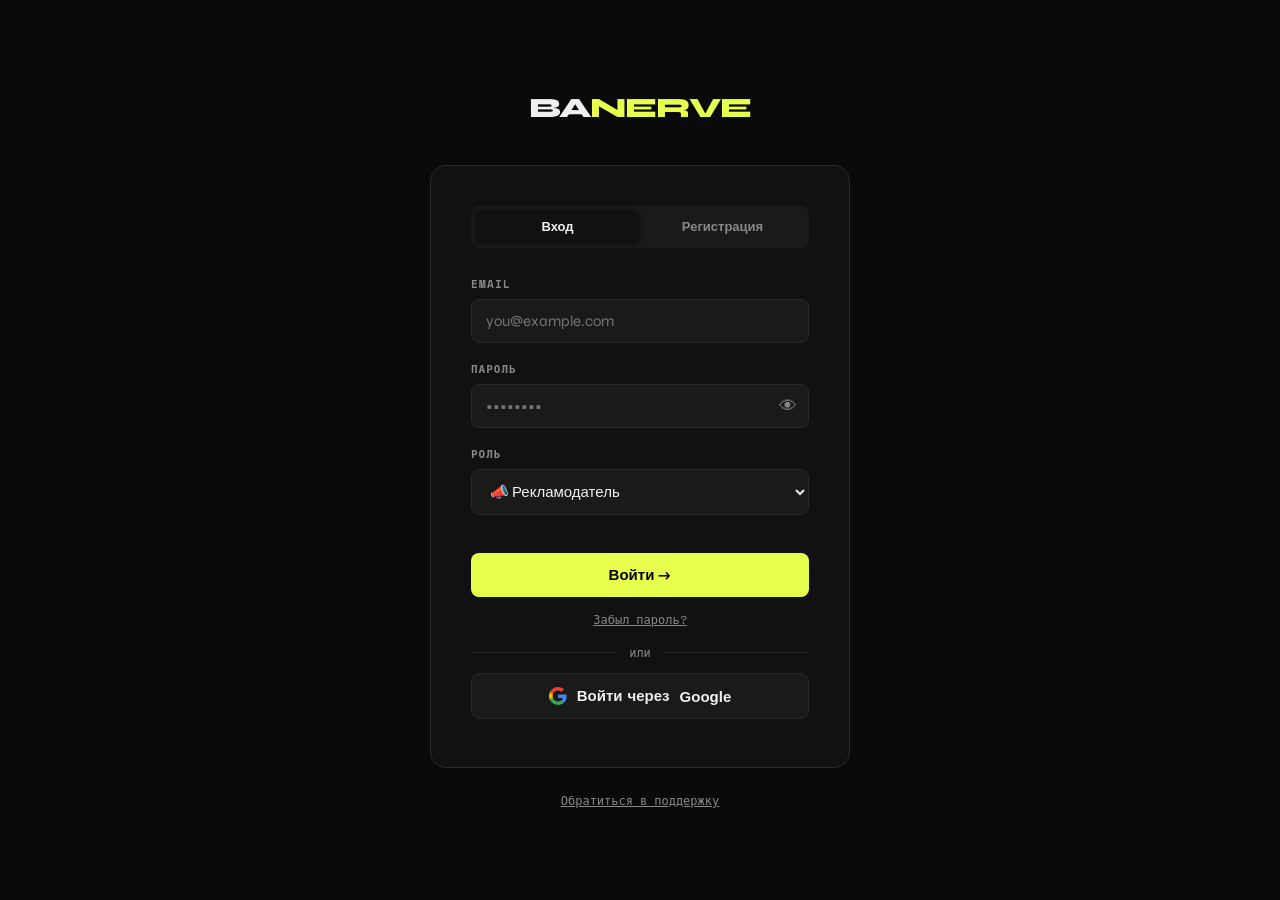
<file: advertiser.html>
<!DOCTYPE html>
<html lang="ru">
<head>
  <meta charset="UTF-8">
  <meta name="viewport" content="width=device-width, initial-scale=1.0">
  <title>BANERVE — Рекламодатель</title>
  <link href="https://fonts.googleapis.com/css2?family=Space+Mono:wght@400;700&family=Syne:wght@400;600;800&display=swap" rel="stylesheet">
  <link rel="stylesheet" href="./shared/panel.css">
</head>
<body>

<header id="app-header"></header>

<div class="layout">
  <nav>
    <div class="nav-section" style="margin-top:8px; margin-bottom:16px;">Обзор</div>
    <div class="nav-item" data-page="dashboard">
      <span class="nav-icon">📊</span> Dashboard
    </div>

    <div class="divider" style="margin:12px 20px;"></div>

    <div class="nav-section" style="margin-bottom:16px;">Реклама</div>
    <div class="nav-item" data-page="campaigns">
      <span class="nav-icon">📄</span> Кампании
    </div>
    <div class="nav-item" data-page="creatives">
      <span class="nav-icon">🎨</span> Креативы
    </div>

    <div class="divider" style="margin:12px 20px;"></div>

    <div class="nav-section" style="margin-bottom:16px;">Финансы</div>
    <div class="nav-item" data-page="balance">
      <span class="nav-icon">💳</span> Баланс
    </div>
    <div class="nav-item" data-page="transactions">
      <span class="nav-icon">🧾</span> Транзакции
    </div>
  </nav>

  <main>

    <!-- DASHBOARD -->
    <div class="page" id="page-dashboard">
      <div class="page-title">Dashboard <span>·</span></div>
      <div class="page-sub">Статистика ваших кампаний</div>

      <div class="stat-grid" id="dash-stats">
        <div class="stat-card"><div class="stat-label">Показы (всего)</div><div class="stat-value" id="stat-impressions">—</div><div class="stat-sub">за всё время</div></div>
        <div class="stat-card"><div class="stat-label">Показы (месяц)</div><div class="stat-value" id="stat-impressions-month">—</div><div class="stat-sub">текущий месяц</div></div>
        <div class="stat-card"><div class="stat-label">Активные кампании</div><div class="stat-value" id="stat-campaigns">—</div><div class="stat-sub">из всех контрактов</div></div>
        <div class="stat-card"><div class="stat-label">Баланс</div><div class="stat-value" id="stat-balance">—</div><div class="stat-sub">USD</div></div>
      </div>

      <div class="section-header">
        <div class="section-title">Кампании</div>
      </div>
      <div class="cards" id="dash-campaigns">
        <div class="empty"><div class="empty-icon">◦</div><div class="empty-text">Загрузка...</div></div>
      </div>
    </div>

    <!-- CAMPAIGNS -->
    <div class="page" id="page-campaigns">
      <div class="page-title">Кампании <span>·</span></div>
      <div class="page-sub">Ваши рекламные договоры</div>
      <div class="cards" id="campaigns-list">
        <div class="empty"><div class="empty-icon">◦</div><div class="empty-text">Загрузка...</div></div>
      </div>
    </div>

    <!-- CREATIVES -->
    <div class="page" id="page-creatives">
      <div class="page-title">Креативы <span>·</span></div>
      <div class="page-sub">Рекламные материалы</div>

      <div style="display:grid; grid-template-columns:1fr 1fr; gap:32px; align-items:start;">
        <div>
          <div class="form-card">
            <div class="form-title">Загрузить креатив</div>
            <div class="form-group">
              <label>Кампания</label>
              <select id="cr-contract"></select>
            </div>
            <div class="form-group">
              <label>Название</label>
              <input type="text" id="cr-name" placeholder="Баннер для кампании">
            </div>
            <div class="form-row">
              <div class="form-group">
                <label>Тип</label>
                <select id="cr-format" onchange="onCrFormatChange()">
                  <option value="banner_static">Баннер статичный</option>
                  <option value="banner_animated">Баннер анимированный</option>
                  <option value="audio">Аудио</option>
                  <option value="scrolling_text">Прокрутка текста</option>
                  <option value="video">Видео</option>
                </select>
              </div>
              <div class="form-group">
                <label>Устройство</label>
                <select id="cr-device">
                  <option value="phone">📱 Телефон</option>
                  <option value="watch">⌚ Часы</option>
                  <option value="tablet">🗒 Планшет</option>
                </select>
              </div>
            </div>
            <div class="form-group">
              <label>CPM Rate (USD)</label>
              <input type="number" id="cr-cpm" placeholder="2.50" step="0.01">
            </div>
            <div class="form-group" id="cr-field-text" style="display:none;">
              <label>Рекламный текст</label>
              <textarea id="cr-ad-text" placeholder="Текст для прокрутки..." style="min-height:100px;"></textarea>
            </div>
            <div class="form-group" id="cr-field-media">
              <label>Медиафайл</label>
              <div class="file-upload">
                <input type="file" id="cr-file" accept="image/*,audio/*,video/*" onchange="onCrFileSelect(this)">
                <div class="file-upload-icon">📁</div>
                <div class="file-upload-text">Нажми или перетащи файл</div>
                <div class="file-upload-name" id="cr-file-name"></div>
              </div>
            </div>
            <div class="form-group">
              <label>Комментарий</label>
              <textarea id="cr-notes" placeholder="Заметки..."></textarea>
            </div>
            <button class="btn btn-primary" id="cr-submit" onclick="addCreative()">Загрузить →</button>
          </div>
        </div>
        <div>
          <div class="section-header"><div class="section-title">Мои креативы</div></div>
          <div id="creatives-list">
            <div class="empty"><div class="empty-icon">◦</div><div class="empty-text">Загрузка...</div></div>
          </div>
        </div>
      </div>
    </div>

    <!-- BALANCE -->
    <div class="page" id="page-balance">
      <div class="page-title">Баланс <span>·</span></div>
      <div class="page-sub">История транзакций и текущий баланс</div>

      <div class="stat-grid" style="margin-bottom:32px;">
        <div class="stat-card"><div class="stat-label">Текущий баланс</div><div class="stat-value" id="bal-current">—</div><div class="stat-sub">USD</div></div>
        <div class="stat-card"><div class="stat-label">Пополнено</div><div class="stat-value" id="bal-topup">—</div><div class="stat-sub">всего</div></div>
        <div class="stat-card"><div class="stat-label">Потрачено</div><div class="stat-value" id="bal-spent">—</div><div class="stat-sub">на рекламу</div></div>
      </div>

      <div class="section-header"><div class="section-title">История транзакций</div></div>
      <div class="table-wrap">
        <table>
          <thead>
            <tr>
              <th>Дата</th>
              <th>Тип</th>
              <th>Сумма</th>
              <th>Комментарий</th>
            </tr>
          </thead>
          <tbody id="tx-list">
            <tr><td colspan="4" style="text-align:center; color:var(--text2); padding:32px;">Загрузка...</td></tr>
          </tbody>
        </table>
      </div>

      <!-- USDT Deposit Block -->
      <div style="margin-top:24px; background:var(--surface); border:1px solid var(--border); border-radius:12px; padding:24px;">
        <div style="display:flex; align-items:center; justify-content:space-between; margin-bottom:16px;">
          <div>
            <div style="font-size:16px; font-weight:700; margin-bottom:4px;">Пополнение через USDT</div>
            <div style="font-size:12px; color:var(--text2); font-family:'Space Mono',monospace;">Сеть TRC-20 · Мгновенное зачисление</div>
          </div>
          <button class="btn btn-primary" id="btn-deposit-usdt">Пополнить через USDT →</button>
        </div>
        <div style="background:rgba(255,107,53,0.1); border:1px solid rgba(255,107,53,0.3); border-radius:8px; padding:12px 16px; font-size:12px; color:#ff6b35; font-family:'Space Mono',monospace; line-height:1.6;">
          ⚠️ Отправляйте строго через сеть TRC-20. Средства, отправленные через другие сети (ERC-20, BEP-20), будут безвозвратно утеряны.
        </div>
      </div>

      <!-- Crypto deposit history -->
      <div style="margin-top:24px;">
        <div class="section-header"><div class="section-title">История пополнений USDT</div></div>
        <div class="table-wrap">
          <table>
            <thead><tr><th>Дата</th><th>Сумма</th><th>Статус</th><th>TX Hash</th></tr></thead>
            <tbody id="crypto-deposits-list">
              <tr><td colspan="4" style="text-align:center;color:var(--text2);padding:32px;">Загрузка...</td></tr>
            </tbody>
          </table>
        </div>
      </div>
    </div>

    <!-- TRANSACTIONS -->
    <div class="page" id="page-transactions">
      <div class="page-title">Транзакции <span>·</span></div>
      <div class="page-sub">Полная история финансовых операций</div>

      <div class="stat-grid" style="margin-bottom:32px;">
        <div class="stat-card"><div class="stat-label">Пополнено</div><div class="stat-value" id="txp-topup">—</div><div class="stat-sub">всего topup</div></div>
        <div class="stat-card"><div class="stat-label">Потрачено (показы)</div><div class="stat-value" id="txp-impression">—</div><div class="stat-sub">impression</div></div>
        <div class="stat-card"><div class="stat-label">Возвраты</div><div class="stat-value" id="txp-withdrawal">—</div><div class="stat-sub">withdrawal</div></div>
        <div class="stat-card"><div class="stat-label">Баланс</div><div class="stat-value" id="txp-balance">—</div><div class="stat-sub">текущий</div></div>
      </div>

      <div class="section-header" style="display:flex;align-items:center;justify-content:space-between;margin-bottom:16px;">
        <div class="section-title">История операций</div>
        <select id="txp-filter" style="background:var(--surface2);border:1px solid var(--border);border-radius:8px;padding:7px 12px;color:var(--text2);font-family:'Space Mono',monospace;font-size:12px;outline:none;cursor:pointer;" onchange="applyTxFilter()">
          <option value="">Все типы</option>
          <option value="topup">💰 topup</option>
          <option value="impression">📊 impression</option>
          <option value="withdrawal">↩ withdrawal</option>
          <option value="commission">⚙ commission</option>
        </select>
      </div>

      <div class="table-wrap">
        <table>
          <thead>
            <tr>
              <th>Дата</th>
              <th>Тип</th>
              <th>Сумма</th>
              <th>Показов</th>
              <th>Период</th>
              <th>Комментарий</th>
            </tr>
          </thead>
          <tbody id="txp-list">
            <tr><td colspan="6" style="text-align:center;color:var(--text2);padding:32px;">Загрузка...</td></tr>
          </tbody>
        </table>
      </div>
    </div>

  </main>
</div>

<script type="module">
import { initPage, db, uploadFile, fmt, fmtUSD, fmtDate, fmtDatetime, SUPABASE_URL, SUPABASE_ANON_KEY, getSession } from './shared/auth.js';
import { initNav, onPageEnter } from './shared/store.js';
import { renderHeader, toast, openModal, closeModal, openConfirm, emptyState, badge, copyToClipboard } from './shared/components.js';
import { openDepositModal, loadCryptoDeposits } from './shared/crypto.js';

// ─── Инициализация ─────────────────────────────────────────────────────────
const { session, user } = await initPage({ role: null });

  // USDT Deposit кнопка
  document.addEventListener('click', e => {
    if (e.target && e.target.id === 'btn-deposit-usdt') openDepositModal(advertiserId);
  });

  // Realtime на crypto_payments
  import('./shared/auth.js').then(({ subscribeTable }) => {
    subscribeTable('crypto_payments', (payload) => {
      if (payload.record?.user_id === advertiserId && payload.record?.status === 'confirmed') {
        toast('✅ USDT зачислен! Баланс обновлён.', 'success');
        loadBalance();
      }
    });
  }).catch(() => {});
renderHeader('Advertiser', { email: user.email, showRoleSwitch: true });

// Используем user.id напрямую — без таблицы advertisers
const advertiserId = user.id;
const token = getSession()?.access_token ?? SUPABASE_ANON_KEY;

// ─── Регистрация страниц ───────────────────────────────────────────────────
onPageEnter('dashboard',  { load: loadDashboard,  render: () => loadDashboard() });
onPageEnter('campaigns',  { load: loadCampaigns,  render: () => loadCampaigns(),  realtime: ['contracts'] });
onPageEnter('creatives',  { load: loadCreatives,  render: () => loadCreatives(),  realtime: ['creatives'] });
onPageEnter('balance',       { load: loadBalance,       render: () => loadBalance(),       realtime: ['transactions'] });
onPageEnter('transactions',  { load: loadTransactions,  render: () => loadTransactions(),  realtime: ['transactions'] });

initNav('dashboard');

// ─── Dashboard ─────────────────────────────────────────────────────────────
async function loadDashboard() {
  try {
    const [contracts, txs, impressions] = await Promise.all([
      db('contracts', 'GET', null, `?advertiser_id=eq.${advertiserId}`),
      db('transactions', 'GET', null, `?advertiser_id=eq.${advertiserId}`),
      db('impressions', 'GET', null,
        `?contract_id=in.(${await getContractIds()})&select=count,period_date`)
    ]);

    const totalImpressions = impressions.reduce((s, i) => s + (i.count || 0), 0);
    const thisMonth = new Date().toISOString().slice(0, 7);
    const monthImpressions = impressions
      .filter(i => i.period_date?.startsWith(thisMonth))
      .reduce((s, i) => s + (i.count || 0), 0);

    const activeCampaigns = (contracts || []).filter(c => c.status === 'active').length;
    const balance = calcBalance(txs || []);

    document.getElementById('stat-impressions').textContent = fmt(totalImpressions);
    document.getElementById('stat-impressions-month').textContent = fmt(monthImpressions);
    document.getElementById('stat-campaigns').textContent = activeCampaigns;
    document.getElementById('stat-balance').textContent = fmtUSD(balance);

    // Показать карточки кампаний
    const el = document.getElementById('dash-campaigns');
    if (!contracts?.length) {
      el.innerHTML = emptyState('Нет кампаний', 'Обратитесь к администратору для создания кампании');
      return;
    }
    el.innerHTML = contracts.map(c => campaignCard(c, impressions)).join('');
  } catch(e) { toast('Ошибка загрузки: ' + e.message, 'error'); }
}

// ─── Campaigns ─────────────────────────────────────────────────────────────
async function loadCampaigns() {
  const el = document.getElementById('campaigns-list');
  try {
    const [contracts, impressions] = await Promise.all([
      db('contracts', 'GET', null, `?advertiser_id=eq.${advertiserId}&order=created_at.desc`),
      db('impressions', 'GET', null, `?contract_id=in.(${await getContractIds()})&select=count,period_date,contract_id`)
    ]);
    if (!contracts?.length) {
      el.innerHTML = emptyState('Нет кампаний', 'Обратитесь к администратору для создания кампании');
      return;
    }
    el.innerHTML = contracts.map(c => campaignCard(c, impressions)).join('');
  } catch(e) { toast('Ошибка загрузки: ' + e.message, 'error'); }
}

function campaignCard(c, impressions = []) {
  const spent = (impressions || [])
    .filter(i => i.contract_id === c.id)
    .reduce((s, i) => s + (i.count || 0), 0);
  const budgetPct = c.budget > 0 ? Math.min(100, (spent * (c.min_cpm / 1000)) / c.budget * 100) : 0;

  return `<div class="card">
    <div class="card-label">Кампания · ${c.starts_at?.slice(0,10)} — ${c.ends_at?.slice(0,10)}</div>
    <div class="card-title">$${c.budget} бюджет</div>
    <div class="card-sub">CPM: $${c.min_cpm} – $${c.max_cpm}</div>
    <div class="progress-wrap"><div class="progress-bar" style="width:${budgetPct.toFixed(1)}%"></div></div>
    <div style="font-size:11px; color:var(--text2); margin-top:4px; font-family:'Space Mono',monospace;">${fmt(spent)} показов · ${budgetPct.toFixed(1)}% бюджета</div>
    ${badge(c.status)}
    ${c.notes ? `<div style="margin-top:8px;font-size:12px;color:var(--text2);">${c.notes}</div>` : ''}
  </div>`;
}

// ─── Creatives ─────────────────────────────────────────────────────────────
async function loadCreatives() {
  const el = document.getElementById('creatives-list');
  try {
    const [creatives, contracts] = await Promise.all([
      db('creatives', 'GET', null,
        `?contract_id=in.(${await getContractIds()})&order=created_at.desc`),
      db('contracts', 'GET', null, `?advertiser_id=eq.${advertiserId}&select=id,budget`)
    ]);

    // Заполнить select кампаний для формы
    const sel = document.getElementById('cr-contract');
    if (contracts?.length) {
      sel.innerHTML = contracts.map(c =>
        `<option value="${c.id}">Кампания $${c.budget}</option>`
      ).join('');
    }

    if (!creatives?.length) {
      el.innerHTML = emptyState('Нет креативов', 'Загрузите первый рекламный материал');
      return;
    }

    const typeLabels = {
      banner_static: 'Баннер', banner_animated: 'Анимация',
      banner_dynamic: 'Динамический', audio: 'Аудио',
      scrolling_text: 'Прокрутка', video: 'Видео'
    };
    const deviceIcons = { phone: '📱', watch: '⌚', tablet: '🗒' };

    el.innerHTML = creatives.map(c => `
      <div class="card" style="margin-bottom:12px;">
        <div class="card-label">${typeLabels[c.ad_type] || c.ad_type} · ${deviceIcons[c.device_type] || ''}</div>
        <div class="card-title">${c.name}</div>
        <div class="card-sub">CPM: $${c.cpm_rate}</div>
        ${c.media_url ? `<div style="margin-top:8px;"><a href="${c.media_url}" target="_blank" style="color:var(--accent);font-size:12px;font-family:'Space Mono',monospace;">↗ Открыть файл</a></div>` : ''}
        ${c.notes ? `<div style="margin-top:6px;font-size:12px;color:var(--text2);">${c.notes}</div>` : ''}
        ${badge(c.status)}
        ${c.status === 'pending' ? `<div style="font-size:11px;color:#4d9fff;margin-top:4px;font-family:'Space Mono',monospace;">⏳ Ожидает модерации</div>` : ''}
      </div>`).join('');
  } catch(e) { toast('Ошибка загрузки: ' + e.message, 'error'); }
}

// ─── Add Creative ──────────────────────────────────────────────────────────
let _crFile = null;

window.onCrFileSelect = function(input) {
  _crFile = input.files[0];
  document.getElementById('cr-file-name').textContent = _crFile?.name || '';
};

window.onCrFormatChange = function() {
  const fmt = document.getElementById('cr-format').value;
  const isText = fmt === 'scrolling_text';
  document.getElementById('cr-field-text').style.display = isText ? '' : 'none';
  document.getElementById('cr-field-media').style.display = isText ? 'none' : '';
};

window.addCreative = async function() {
  const contract_id = document.getElementById('cr-contract').value;
  const name = document.getElementById('cr-name').value.trim();
  const ad_type = document.getElementById('cr-format').value;
  const device_type = document.getElementById('cr-device').value;
  const cpm_rate = parseFloat(document.getElementById('cr-cpm').value);
  const notes = document.getElementById('cr-notes').value.trim() || null;
  const isText = ad_type === 'scrolling_text';
  const ad_text = document.getElementById('cr-ad-text').value.trim() || null;

  if (!name || !cpm_rate) { toast('Заполни название и CPM', 'error'); return; }
  if (!isText && !_crFile) { toast('Выбери медиафайл', 'error'); return; }
  if (isText && !ad_text) { toast('Введи рекламный текст', 'error'); return; }

  const btn = document.getElementById('cr-submit');
  btn.disabled = true;
  btn.textContent = 'Загрузка...';

  try {
    let media_url = null;
    if (_crFile) {
      media_url = await uploadFile(_crFile, advertiserId);
    }
    await db('creatives', 'POST', {
      contract_id, name, ad_type, device_type, cpm_rate,
      media_url, ad_text, notes, status: 'pending'
    });
    toast('Креатив отправлен на модерацию ✓');
    document.getElementById('cr-name').value = '';
    document.getElementById('cr-cpm').value = '';
    document.getElementById('cr-notes').value = '';
    document.getElementById('cr-file-name').textContent = '';
    _crFile = null;
    loadCreatives();
  } catch(e) {
    toast('Ошибка: ' + e.message, 'error');
  } finally {
    btn.disabled = false;
    btn.textContent = 'Загрузить →';
  }
};

// ─── Balance ───────────────────────────────────────────────────────────────
async function loadBalance() {
  try {
    const txs = await db('transactions', 'GET', null,
      `?advertiser_id=eq.${advertiserId}&order=created_at.desc`);

    const balance = calcBalance(txs || []);
    const topup   = (txs || []).filter(t => t.type === 'topup').reduce((s, t) => s + parseFloat(t.amount || 0), 0);
    const spent   = (txs || []).filter(t => t.type === 'impression').reduce((s, t) => s + Math.abs(parseFloat(t.amount || 0)), 0);

    document.getElementById('bal-current').textContent = fmtUSD(balance);
    document.getElementById('bal-topup').textContent   = fmtUSD(topup);
    document.getElementById('bal-spent').textContent   = fmtUSD(spent);

    const tbody = document.getElementById('tx-list');
    if (!txs?.length) {
      tbody.innerHTML = '<tr><td colspan="4" style="text-align:center;color:var(--text2);padding:32px;">Нет транзакций</td></tr>';
      return;
    }

    const typeLabels = {
      topup: '💰 Пополнение', impression: '📊 Показы',
      withdrawal: '↩ Возврат', commission: '⚙ Комиссия'
    };

    tbody.innerHTML = txs.map(t => `
      <tr>
        <td class="mono">${fmtDatetime(t.created_at)}</td>
        <td>${typeLabels[t.type] || t.type}</td>
        <td style="color:${parseFloat(t.amount) >= 0 ? 'var(--success)' : 'var(--error)'}; font-family:'Space Mono',monospace;">
          ${parseFloat(t.amount) >= 0 ? '+' : ''}${fmtUSD(t.amount)}
        </td>
        <td style="color:var(--text2); font-size:12px;">${t.notes || '—'}</td>
      </tr>`).join('');
    // Загрузить крипто-депозиты
    loadCryptoDeposits(advertiserId);

  } catch(e) { toast('Ошибка загрузки: ' + e.message, 'error'); }
}

// ─── Transactions page ──────────────────────────────────────────────────────
let _allTxp = [];

async function loadTransactions() {
  try {
    const txs = await db('transactions', 'GET', null,
      `?advertiser_id=eq.${advertiserId}&order=created_at.desc`);
    _allTxp = txs || [];
    renderTransactions(_allTxp);
  } catch(e) { toast('Ошибка загрузки транзакций: ' + e.message, 'error'); }
}

function renderTransactions(txs) {
  const typeLabels = {
    topup:      '💰 topup',
    impression: '📊 impression',
    withdrawal: '↩ withdrawal',
    commission: '⚙ commission',
    payout:     '↗ payout',
  };
  const typeColors = {
    topup:      'var(--success)',
    impression: 'var(--error)',
    withdrawal: '#ffb347',
    commission: '#888',
    payout:     'var(--success)',
  };

  const topup     = txs.filter(t => t.type === 'topup').reduce((s,t) => s + parseFloat(t.amount||0), 0);
  const impression= txs.filter(t => t.type === 'impression').reduce((s,t) => s + Math.abs(parseFloat(t.amount||0)), 0);
  const withdrawal= txs.filter(t => t.type === 'withdrawal').reduce((s,t) => s + Math.abs(parseFloat(t.amount||0)), 0);
  const balance   = _allTxp.reduce((s,t) => s + parseFloat(t.amount||0), 0);

  const elTop    = document.getElementById('txp-topup');
  const elImp    = document.getElementById('txp-impression');
  const elWith   = document.getElementById('txp-withdrawal');
  const elBal    = document.getElementById('txp-balance');
  if (elTop)  elTop.textContent  = fmtUSD(topup);
  if (elImp)  elImp.textContent  = fmtUSD(impression);
  if (elWith) elWith.textContent = fmtUSD(withdrawal);
  if (elBal)  elBal.textContent  = fmtUSD(balance);

  const tbody = document.getElementById('txp-list');
  if (!tbody) return;
  if (!txs.length) {
    tbody.innerHTML = '<tr><td colspan="6" style="text-align:center;color:var(--text2);padding:32px;">Нет транзакций</td></tr>';
    return;
  }

  tbody.innerHTML = txs.map(t => `
    <tr>
      <td class="mono">${fmtDatetime(t.created_at)}</td>
      <td><span style="
        display:inline-block;padding:3px 10px;border-radius:20px;
        font-size:11px;font-family:'Space Mono',monospace;font-weight:700;
        background:${typeColors[t.type]||'#888'}22;color:${typeColors[t.type]||'#888'};
      ">${typeLabels[t.type] || t.type}</span></td>
      <td style="color:${parseFloat(t.amount)>=0?'var(--success)':'var(--error)'};font-family:'Space Mono',monospace;">
        ${parseFloat(t.amount)>=0?'+':''}${fmtUSD(t.amount)}
      </td>
      <td style="color:var(--text2);font-family:'Space Mono',monospace;">${t.impressions_count ? fmt(t.impressions_count) : '—'}</td>
      <td style="color:var(--text2);font-size:12px;">${t.period_date_from ? fmtDate(t.period_date_from) + (t.period_date_to && t.period_date_to !== t.period_date_from ? ' – ' + fmtDate(t.period_date_to) : '') : '—'}</td>
      <td style="color:var(--text2);font-size:12px;">${t.notes || '—'}</td>
    </tr>`).join('');
}

window.applyTxFilter = function() {
  const type = document.getElementById('txp-filter')?.value || '';
  const filtered = type ? _allTxp.filter(t => t.type === type) : _allTxp;
  renderTransactions(filtered);
};

// ─── Helpers ───────────────────────────────────────────────────────────────
async function getContractIds() {
  const contracts = await db('contracts', 'GET', null, `?advertiser_id=eq.${advertiserId}&select=id`);
  if (!contracts?.length) return 'null';
  return contracts.map(c => c.id).join(',');
}

function calcBalance(txs) {
  return txs.reduce((sum, t) => sum + parseFloat(t.amount || 0), 0);
}
</script>
</body>
</html>
</file>
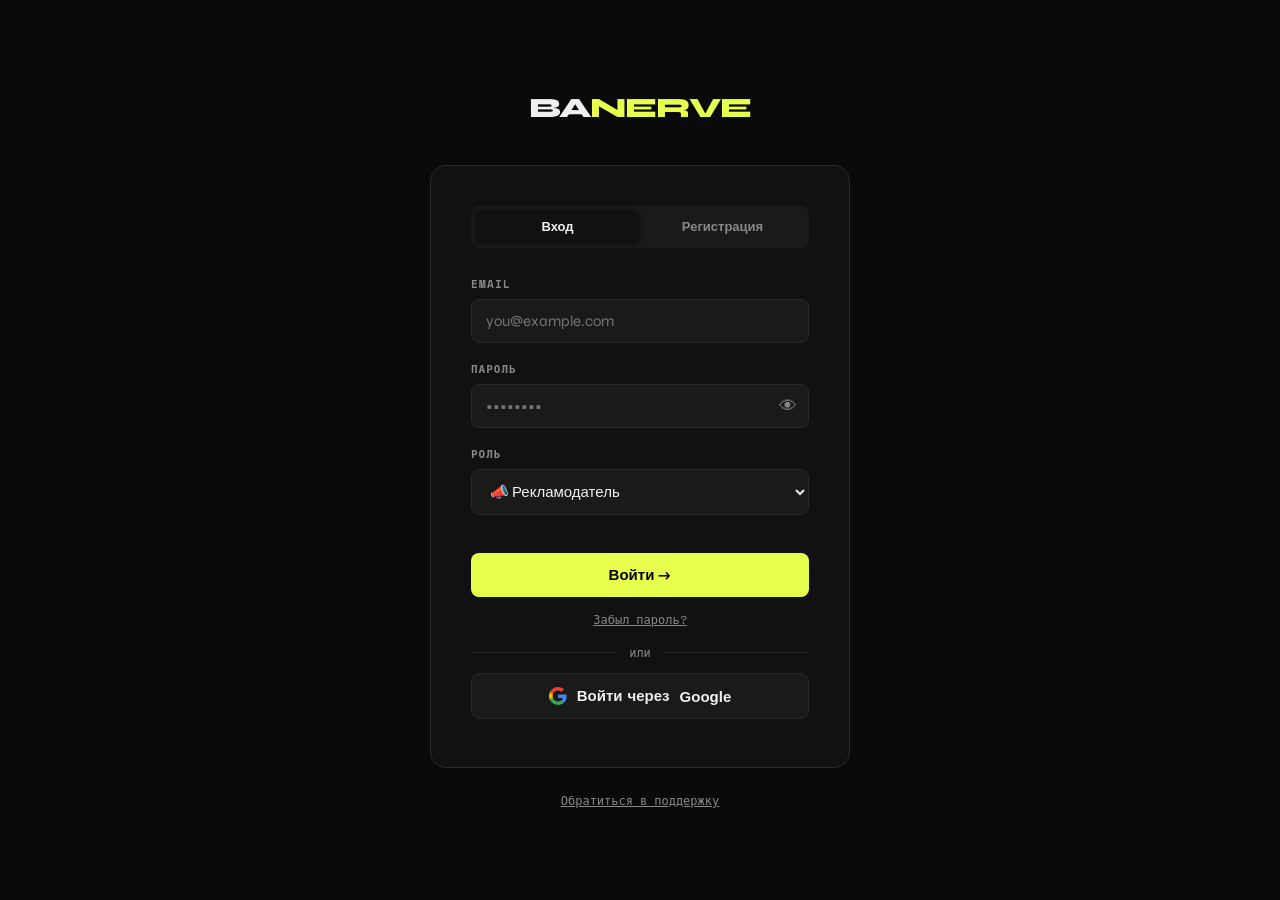
<file: login.html>
<!DOCTYPE html>
<html lang="ru">
<head>
  <meta charset="UTF-8">
  <meta name="viewport" content="width=device-width, initial-scale=1.0">
  <title>BANERVE — Вход</title>
  <link rel="icon" href="data:image/svg+xml,<svg xmlns='http://www.w3.org/2000/svg' viewBox='0 0 100 100'><text y='.9em' font-size='90'>⚡</text></svg>">
  <link href="https://fonts.googleapis.com/css2?family=Space+Mono:wght@400;700&family=Syne:wght@400;600;800&display=swap" rel="stylesheet">
  <style>
    :root {
      --bg:#0a0a0a; --surface:#111; --surface2:#1a1a1a;
      --border:#2a2a2a; --accent:#e8ff4d;
      --text:#f0f0f0; --text2:#888; --success:#4dff91; --error:#ff4d4d;
    }
    *{box-sizing:border-box;margin:0;padding:0;}
    body{background:var(--bg);color:var(--text);font-family:'Syne',sans-serif;
      min-height:100vh;display:flex;flex-direction:column;align-items:center;justify-content:center;padding:24px;}
    .logo{font-size:28px;font-weight:800;letter-spacing:-1px;margin-bottom:40px;}
    .logo span{color:var(--accent);}
    .card{background:var(--surface);border:1px solid var(--border);border-radius:16px;
      padding:40px 40px 48px;width:100%;max-width:420px;}
    .tabs{display:flex;margin-bottom:28px;background:var(--surface2);border-radius:8px;padding:4px;}
    .tab{flex:1;padding:9px;text-align:center;cursor:pointer;border-radius:6px;font-size:13px;
      font-weight:700;color:var(--text2);border:none;background:none;font-family:'Syne',sans-serif;transition:all .15s;}
    .tab.active{background:var(--surface);color:var(--text);box-shadow:0 1px 4px rgba(0,0,0,.4);}
    .form-group{margin-bottom:18px;}
    label{display:block;font-size:11px;font-weight:600;letter-spacing:1px;text-transform:uppercase;
      color:var(--text2);margin-bottom:7px;font-family:'Space Mono',monospace;}
    input,select{width:100%;background:var(--surface2);border:1px solid var(--border);border-radius:8px;
      padding:12px 14px;color:var(--text);font-family:'Syne',sans-serif;font-size:15px;
      transition:border-color .15s;outline:none;}
    input:focus,select:focus{border-color:var(--accent);}
    select option{background:var(--surface2);}
    .pwd-wrap{position:relative;}
    .pwd-wrap input{padding-right:48px;}
    .pwd-eye{position:absolute;right:12px;top:50%;transform:translateY(-50%);
      background:none;border:none;cursor:pointer;color:var(--text2);font-size:18px;padding:0;line-height:1;}
    .pwd-eye:hover{color:var(--text);}
    .btn{width:100%;padding:13px;border-radius:8px;border:none;cursor:pointer;
      font-family:'Syne',sans-serif;font-size:15px;font-weight:700;
      background:var(--accent);color:#000;transition:all .15s;margin-top:20px;}
    .btn:hover:not(:disabled){background:#d4eb3a;transform:translateY(-1px);}
    .btn:disabled{opacity:.5;cursor:not-allowed;}
    .btn-google{background:var(--surface2);color:var(--text);border:1px solid var(--border);font-weight:800;
      display:flex;align-items:center;justify-content:center;gap:10px;letter-spacing:0;margin-top:12px;letter-spacing:0;}
    .btn-google:hover:not(:disabled){background:#222;transform:translateY(-1px);}
    .agree-row{display:flex;align-items:flex-start;gap:10px;margin-bottom:16px;}
    .agree-row input[type=checkbox]{width:16px;height:16px;min-width:16px;margin-top:3px;accent-color:var(--accent);cursor:pointer;}
    .agree-row label{font-size:13px;color:var(--text2);line-height:1.5;cursor:pointer;}
    .agree-row a{color:var(--accent);text-decoration:none;}
    .agree-row a:hover{text-decoration:underline;}
    .agree-row{display:flex;align-items:flex-start;gap:10px;margin-bottom:16px;}
    .agree-row input[type=checkbox]{width:16px;height:16px;min-width:16px;margin-top:3px;accent-color:var(--accent);cursor:pointer;}
    .agree-row label{font-size:13px;color:var(--text2);line-height:1.5;cursor:pointer;}
    .agree-row a{color:var(--accent);text-decoration:none;}
    .agree-row a:hover{text-decoration:underline;}
    .msg{border-radius:8px;padding:12px 14px;font-size:13px;margin-bottom:18px;display:none;line-height:1.5;}
    .msg.show{display:block;}
    .msg.error{background:rgba(255,77,77,.1);border:1px solid rgba(255,77,77,.3);color:var(--error);}
    .msg.success{background:rgba(77,255,145,.1);border:1px solid rgba(77,255,145,.3);color:var(--success);}
    .spinner{display:inline-block;width:14px;height:14px;border:2px solid rgba(0,0,0,.3);
      border-top-color:#000;border-radius:50%;animation:spin .7s linear infinite;
      margin-right:8px;vertical-align:middle;}
    @keyframes spin{to{transform:rotate(360deg);}}
    .hint{font-size:12px;color:var(--text2);margin-top:6px;font-family:'Space Mono',monospace;line-height:1.5;}
    .strength-wrap{margin-top:6px;display:flex;gap:4px;align-items:center;}
    .strength-bar{flex:1;height:3px;border-radius:2px;background:var(--border);transition:background .2s;}
    .strength-label{font-size:10px;font-family:'Space Mono',monospace;color:var(--text2);width:60px;text-align:right;}
    .hp{position:absolute;left:-9999px;opacity:0;pointer-events:none;}
    .or-divider{display:flex;align-items:center;gap:12px;margin-top:16px;}
    .or-divider div{flex:1;height:1px;background:var(--border);}
    .or-divider span{font-size:12px;color:var(--text2);font-family:'Space Mono',monospace;}
    .footer{margin-top:24px;font-size:12px;color:var(--text2);font-family:'Space Mono',monospace;text-align:center;}
    .footer a{color:var(--text2);text-decoration:underline;}
    .footer a:hover{color:var(--text);}
    .success-screen{text-align:center;padding:16px 0;}
    .success-icon{font-size:48px;margin-bottom:16px;}
    .success-title{font-size:20px;font-weight:700;margin-bottom:8px;}
    .success-sub{font-size:13px;color:var(--text2);font-family:'Space Mono',monospace;line-height:1.6;}
  </style>
</head>
<body>

<div class="logo">BA<span>NERVE</span></div>

<div class="card" id="card">
  <div class="tabs">
    <button class="tab active" id="tab-login"  onclick="window.switchTab('login')">Вход</button>
    <button class="tab"        id="tab-signup" onclick="window.switchTab('signup')">Регистрация</button>
  </div>

  <div class="msg error"   id="msg-error"></div>
  <div class="msg success" id="msg-success"></div>

  <!-- ВХОД -->
  <div id="form-login">
    <div class="form-group">
      <label>Email</label>
      <input type="email" id="login-email" placeholder="you@example.com" autocomplete="email">
    </div>
    <div class="form-group">
      <label>Пароль</label>
      <div class="pwd-wrap">
        <input type="password" id="login-password" placeholder="••••••••" autocomplete="current-password">
        <button class="pwd-eye" id="eye-login" type="button">👁</button>
      </div>
    </div>
    <div class="form-group">
      <label>Роль</label>
      <select id="login-role">
        <option value="advertiser">📣 Рекламодатель</option>
        <option value="publisher">📱 Владелец приложения</option>
      </select>
    </div>
    <button class="btn" id="login-btn">Войти →</button>
    <div style="text-align:center;margin-top:12px;">
      <a href="#" id="forgot-link" style="font-size:12px;color:var(--text2);font-family:'Space Mono',monospace;text-decoration:underline;">Забыл пароль?</a>
    </div>
    <div class="or-divider"><div></div><span>или</span><div></div></div>
    <button class="btn btn-google" id="google-btn" type="button">
      <svg width="18" height="18" viewBox="0 0 48 48">
        <path fill="#EA4335" d="M24 9.5c3.54 0 6.71 1.22 9.21 3.6l6.85-6.85C35.9 2.38 30.47 0 24 0 14.62 0 6.51 5.38 2.56 13.22l7.98 6.19C12.43 13.72 17.74 9.5 24 9.5z"/>
        <path fill="#4285F4" d="M46.98 24.55c0-1.57-.15-3.09-.38-4.55H24v9.02h12.94c-.58 2.96-2.26 5.48-4.78 7.18l7.73 6c4.51-4.18 7.09-10.36 7.09-17.65z"/>
        <path fill="#FBBC05" d="M10.53 28.59c-.48-1.45-.76-2.99-.76-4.59s.27-3.14.76-4.59l-7.98-6.19C.92 16.46 0 20.12 0 24c0 3.88.92 7.54 2.56 10.78l7.97-6.19z"/>
        <path fill="#34A853" d="M24 48c6.48 0 11.93-2.13 15.89-5.81l-7.73-6c-2.18 1.48-4.97 2.31-8.16 2.31-6.26 0-11.57-4.22-13.47-9.91l-7.98 6.19C6.51 42.62 14.62 48 24 48z"/>
      </svg>
      Войти через <span style="font-family:Arial,Helvetica,sans-serif;font-weight:700;letter-spacing:0;">Google</span>
    </button>
  </div>

  <!-- РЕГИСТРАЦИЯ -->
  <div id="form-signup" style="display:none;">
    <div class="hp" aria-hidden="true">
      <input type="text" id="hp-field" tabindex="-1" autocomplete="off">
    </div>
    <div class="form-group">
      <label>Email</label>
      <input type="email" id="signup-email" placeholder="you@example.com" autocomplete="email">
    </div>
    <div class="form-group">
      <label>Пароль</label>
      <div class="pwd-wrap">
        <input type="password" id="signup-password" placeholder="Минимум 8 символов"
               autocomplete="new-password" oninput="window.checkStrength(this.value)">
        <button class="pwd-eye" id="eye-signup" type="button">👁</button>
      </div>
      <div class="strength-wrap" id="strength-wrap" style="display:none;">
        <div class="strength-bar" id="sb1"></div>
        <div class="strength-bar" id="sb2"></div>
        <div class="strength-bar" id="sb3"></div>
        <div class="strength-bar" id="sb4"></div>
        <span class="strength-label" id="strength-label"></span>
      </div>
    </div>
    <div class="form-group">
      <label>Подтверди пароль</label>
      <div class="pwd-wrap">
        <input type="password" id="signup-password2" placeholder="••••••••" autocomplete="new-password">
        <button class="pwd-eye" id="eye-signup2" type="button">👁</button>
      </div>
    </div>
    <div class="hint">После регистрации на ваш email придёт письмо с подтверждением.</div>
    <div class="agree-row">
      <input type="checkbox" id="agree-checkbox">
      <label for="agree-checkbox">
        I agree to the <a href="terms.html" target="_blank">Terms of Service</a>
        and <a href="privacy.html" target="_blank">Privacy Policy</a>
      </label>
    </div>
    <button class="btn" id="signup-btn">Создать аккаунт →</button>
    <div class="or-divider"><div></div><span>или</span><div></div></div>
    <button class="btn btn-google" id="google-signup-btn" type="button">
      <svg width="18" height="18" viewBox="0 0 48 48">
        <path fill="#EA4335" d="M24 9.5c3.54 0 6.71 1.22 9.21 3.6l6.85-6.85C35.9 2.38 30.47 0 24 0 14.62 0 6.51 5.38 2.56 13.22l7.98 6.19C12.43 13.72 17.74 9.5 24 9.5z"/>
        <path fill="#4285F4" d="M46.98 24.55c0-1.57-.15-3.09-.38-4.55H24v9.02h12.94c-.58 2.96-2.26 5.48-4.78 7.18l7.73 6c4.51-4.18 7.09-10.36 7.09-17.65z"/>
        <path fill="#FBBC05" d="M10.53 28.59c-.48-1.45-.76-2.99-.76-4.59s.27-3.14.76-4.59l-7.98-6.19C.92 16.46 0 20.12 0 24c0 3.88.92 7.54 2.56 10.78l7.97-6.19z"/>
        <path fill="#34A853" d="M24 48c6.48 0 11.93-2.13 15.89-5.81l-7.73-6c-2.18 1.48-4.97 2.31-8.16 2.31-6.26 0-11.57-4.22-13.47-9.91l-7.98 6.19C6.51 42.62 14.62 48 24 48z"/>
      </svg>
      Зарегистрироваться через <span style="font-family:Arial,Helvetica,sans-serif;font-weight:700;letter-spacing:0;">Google</span>
    </button>
  </div>
</div>

<div class="footer">
  <a href="mailto:michael.noskov@gmail.com">Обратиться в поддержку</a>
</div>

<script>
// ── Константы ────────────────────────────────────────────────────────────────
const SUPABASE_URL      = 'https://syiguslqvexxsqncvpjs.supabase.co';
const SUPABASE_ANON_KEY = 'sb_publishable_NUK2SDmrmngpwoEiQyqllA_OyuoY49I';

// ── Session helpers (нужны до DOMContentLoaded для OAuth callback) ─────────
function saveSession(s) { localStorage.setItem('banerve_session', JSON.stringify(s)); }
function getSession()   { try { return JSON.parse(localStorage.getItem('banerve_session')); } catch { return null; } }

function redirect(session) {
  if (session.user?.user_metadata?.role === 'admin') { window.location.href = 'admin.html'; return; }
  const role  = session.selected_role || session.user?.user_metadata?.selected_role || 'advertiser';
  const pages = { advertiser: 'advertiser.html', publisher: 'publisher.html' };
  window.location.href = pages[role] || 'advertiser.html';
}

// ── Google OAuth — запустить ─────────────────────────────────────────────────
function startGoogleOAuth(role) {
  const redirectTo = 'https://mamutido.github.io/banerve-web/login.html?role=' + role;
  window.location.href = SUPABASE_URL + '/auth/v1/authorize?provider=google&redirect_to=' + encodeURIComponent(redirectTo);
}

// ── Google OAuth — обработать callback (токены в #hash) ──────────────────────
(function handleOAuthCallback() {
  if (!window.location.hash) return;
  const params        = new URLSearchParams(window.location.hash.slice(1));
  const access_token  = params.get('access_token');
  const refresh_token = params.get('refresh_token');
  const expires_in    = params.get('expires_in');
  if (!access_token) return;
  try {
    const payload = JSON.parse(atob(access_token.split('.')[1]));
    const role    = new URLSearchParams(window.location.search).get('role') || 'advertiser';
    const session = {
      access_token,
      refresh_token,
      expires_at:    Math.floor(Date.now() / 1000) + parseInt(expires_in || 3600),
      expires_in:    parseInt(expires_in || 3600),
      user:          { id: payload.sub, email: payload.email, user_metadata: payload.user_metadata || {} },
      selected_role: role
    };
    saveSession(session);
    history.replaceState(null, '', window.location.pathname);
    redirect(session);
  } catch(e) { console.error('OAuth callback error', e); }
})();

// ── Глобальные функции для onclick="" ────────────────────────────────────────
window.switchTab = function(tab) {
  document.getElementById('form-login').style.display  = tab === 'login'  ? '' : 'none';
  document.getElementById('form-signup').style.display = tab === 'signup' ? '' : 'none';
  document.getElementById('tab-login').classList.toggle('active',  tab === 'login');
  document.getElementById('tab-signup').classList.toggle('active', tab === 'signup');
  document.getElementById('msg-error').classList.remove('show');
  document.getElementById('msg-success').classList.remove('show');
};

window.checkStrength = function(pwd) {
  const wrap = document.getElementById('strength-wrap');
  if (!pwd) { wrap.style.display = 'none'; return; }
  wrap.style.display = 'flex';
  let score = 0;
  if (pwd.length >= 8)                         score++;
  if (pwd.length >= 12)                        score++;
  if (/[A-Z]/.test(pwd) && /[a-z]/.test(pwd)) score++;
  if (/[0-9]/.test(pwd))                       score++;
  if (/[^A-Za-z0-9]/.test(pwd))               score++;
  score = Math.min(score, 4);
  const colors = ['','#ff4d4d','#ff6b35','#e8ff4d','#4dff91'];
  const labels = ['','Слабый','Средний','Хороший','Сильный'];
  for (let i = 1; i <= 4; i++)
    document.getElementById('sb'+i).style.background = i <= score ? colors[score] : 'var(--border)';
  document.getElementById('strength-label').textContent = labels[score] || '';
  document.getElementById('strength-label').style.color = colors[score] || 'var(--text2)';
};

// ── Всё остальное после загрузки DOM ─────────────────────────────────────────
document.addEventListener('DOMContentLoaded', function() {

  // Глаза
  function makeEye(btnId, inputId) {
    document.getElementById(btnId).addEventListener('click', function() {
      const inp = document.getElementById(inputId);
      if (inp.type === 'password') { inp.type = 'text';     this.textContent = '🙈'; }
      else                         { inp.type = 'password'; this.textContent = '👁'; }
    });
  }
  makeEye('eye-login',   'login-password');
  makeEye('eye-signup',  'signup-password');
  makeEye('eye-signup2', 'signup-password2');

  // Enter
  document.getElementById('login-email')   .addEventListener('keydown', e => { if (e.key==='Enter') document.getElementById('login-password').focus(); });
  document.getElementById('login-password').addEventListener('keydown', e => { if (e.key==='Enter') doLogin(); });
  document.getElementById('signup-password') .addEventListener('keydown', e => { if (e.key==='Enter') document.getElementById('signup-password2').focus(); });
  document.getElementById('signup-password2').addEventListener('keydown', e => { if (e.key==='Enter') doSignup(); });

  // Кнопки
  document.getElementById('login-btn') .addEventListener('click', doLogin);
  document.getElementById('signup-btn').addEventListener('click', doSignup);
  document.getElementById('google-btn').addEventListener('click', function() {
    startGoogleOAuth(document.getElementById('login-role').value);
  });
  document.getElementById('google-signup-btn').addEventListener('click', function() {
    startGoogleOAuth('advertiser');
  });

  // Проверить существующую сессию
  (async function() {
    const session = getSession();
    if (!session) return;
    if (session.expires_at > Math.floor(Date.now() / 1000)) { redirect(session); return; }
    const refreshed = await refreshToken(session.refresh_token);
    if (refreshed) redirect(refreshed);
  })();

  // ── Вход ──────────────────────────────────────────────────────────────
  async function doLogin() {
    const email    = document.getElementById('login-email').value.trim();
    const password = document.getElementById('login-password').value;
    const role     = document.getElementById('login-role').value;
    const btn      = document.getElementById('login-btn');

    if (!email || !password) { showError('Заполни email и пароль'); return; }
    if (!checkRateLimit())   { showError('Слишком много попыток. Подожди 5 минут.'); return; }

    setLoading(btn, true, 'Войти →');
    clearMsgs();

    try {
      const res  = await fetch(SUPABASE_URL + '/auth/v1/token?grant_type=password', {
        method: 'POST',
        headers: { 'apikey': SUPABASE_ANON_KEY, 'Content-Type': 'application/json' },
        body: JSON.stringify({ email, password })
      });
      const data = await res.json();
      if (!res.ok) { showError(data.error_description || data.msg || 'Неверный email или пароль'); return; }
      saveSession({ ...data, expires_at: Math.floor(Date.now()/1000) + data.expires_in, selected_role: role });
      redirect(getSession());
    } catch { showError('Ошибка соединения с сервером'); }
    finally  { setLoading(btn, false, 'Войти →'); }
  }

  // ── Регистрация ────────────────────────────────────────────────────────
  async function doSignup() {
    if (!document.getElementById('agree-checkbox').checked) {
      showError('Please agree to the Terms of Service and Privacy Policy');
      return;
    }
    const email = document.getElementById('signup-email').value.trim();
    const pwd   = document.getElementById('signup-password').value;
    const pwd2  = document.getElementById('signup-password2').value;
    const role  = 'advertiser';
    const hp    = document.getElementById('hp-field').value;
    const btn   = document.getElementById('signup-btn');

    if (hp)               return; // honeypot
    if (!email)           { showError('Введи email'); return; }
    if (!validateEmail(email)) { showError('Некорректный email'); return; }
    if (pwd.length < 8)   { showError('Пароль минимум 8 символов'); return; }
    if (pwd !== pwd2)     { showError('Пароли не совпадают'); return; }
    if (!checkRateLimit()) { showError('Слишком много попыток. Подожди 5 минут.'); return; }

    setLoading(btn, true, 'Создать аккаунт →');
    clearMsgs();

    try {
      const res  = await fetch(SUPABASE_URL + '/auth/v1/signup', {
        method: 'POST',
        headers: { 'apikey': SUPABASE_ANON_KEY, 'Content-Type': 'application/json' },
        body: JSON.stringify({ email, password: pwd, data: { selected_role: role } })
      });
      const data = await res.json();
      if (!res.ok) { showError(data.error_description || data.msg || 'Ошибка регистрации'); return; }

      if (data.access_token) {
        // Email confirmation выключен — сразу входим
        saveSession({ ...data, expires_at: Math.floor(Date.now()/1000) + data.expires_in, selected_role: role });
        redirect(getSession());
      } else {
        // Email confirmation включён — показать экран успеха
        showConfirmScreen(email);
      }
    } catch { showError('Ошибка соединения с сервером'); }
    finally  { setLoading(btn, false, 'Создать аккаунт →'); }
  }

  function showConfirmScreen(email) {
    document.getElementById('card').innerHTML =
      '<div class="success-screen">' +
        '<div class="success-icon">📬</div>' +
        '<div class="success-title">Проверь почту</div>' +
        '<div class="success-sub">Мы отправили письмо на<br>' +
        '<strong style="color:var(--accent);">' + email + '</strong><br><br>' +
        'Перейди по ссылке в письме чтобы подтвердить аккаунт.<br>' +
        'После этого вернись сюда и войди.</div>' +
        '<button class="btn" style="margin-top:24px;" onclick="location.reload()">← Вернуться ко входу</button>' +
      '</div>';
  }

  // ── Rate limiting ──────────────────────────────────────────────────────
  function checkRateLimit() {
    const raw  = localStorage.getItem('banerve_attempts');
    const data = raw ? JSON.parse(raw) : { count: 0, since: Date.now() };
    if ((Date.now() - data.since) / 1000 > 300) {
      localStorage.setItem('banerve_attempts', JSON.stringify({ count: 1, since: Date.now() }));
      return true;
    }
    if (data.count >= 5) return false;
    data.count++;
    localStorage.setItem('banerve_attempts', JSON.stringify(data));
    return true;
  }

  // ── Refresh token ──────────────────────────────────────────────────────
  async function refreshToken(token) {
    try {
      const res = await fetch(SUPABASE_URL + '/auth/v1/token?grant_type=refresh_token', {
        method: 'POST',
        headers: { 'apikey': SUPABASE_ANON_KEY, 'Content-Type': 'application/json' },
        body: JSON.stringify({ refresh_token: token })
      });
      if (!res.ok) return null;
      const data = await res.json();
      const s = { ...data, expires_at: Math.floor(Date.now()/1000) + data.expires_in, selected_role: getSession()?.selected_role };
      saveSession(s);
      return s;
    } catch { return null; }
  }

  // ── UI ─────────────────────────────────────────────────────────────────
  function showError(msg)   { const el = document.getElementById('msg-error');   el.textContent = msg; el.classList.add('show'); }
  function showSuccess(msg) { const el = document.getElementById('msg-success'); el.textContent = msg; el.classList.add('show'); }
  function clearMsgs()      { document.getElementById('msg-error').classList.remove('show'); document.getElementById('msg-success').classList.remove('show'); }
  function setLoading(btn, on, label) { btn.disabled = on; btn.innerHTML = on ? '<span class="spinner"></span>Подождите...' : label; }
  function validateEmail(e) { return /^[^\s@]+@[^\s@]+\.[^\s@]+$/.test(e); }

  // ── Восстановление пароля ──────────────────────────────────────────────
  document.getElementById('forgot-link').addEventListener('click', async function(e) {
    e.preventDefault();
    const email = document.getElementById('login-email').value.trim();
    if (!email) { showError('Введи email чтобы восстановить пароль'); return; }
    clearMsgs();
    const link = this;
    link.textContent = 'Отправляем...';
    try {
      const res = await fetch(SUPABASE_URL + '/auth/v1/recover', {
        method: 'POST',
        headers: { 'apikey': SUPABASE_ANON_KEY, 'Content-Type': 'application/json' },
        body: JSON.stringify({ email })
      });
      if (res.ok) { showSuccess('Письмо с инструкцией отправлено на ' + email); }
      else        { showError('Не удалось отправить письмо'); }
    } catch { showError('Ошибка соединения с сервером'); }
    finally { link.textContent = 'Забыл пароль?'; }
  });

});
</script>
</body>
</html>
</file>
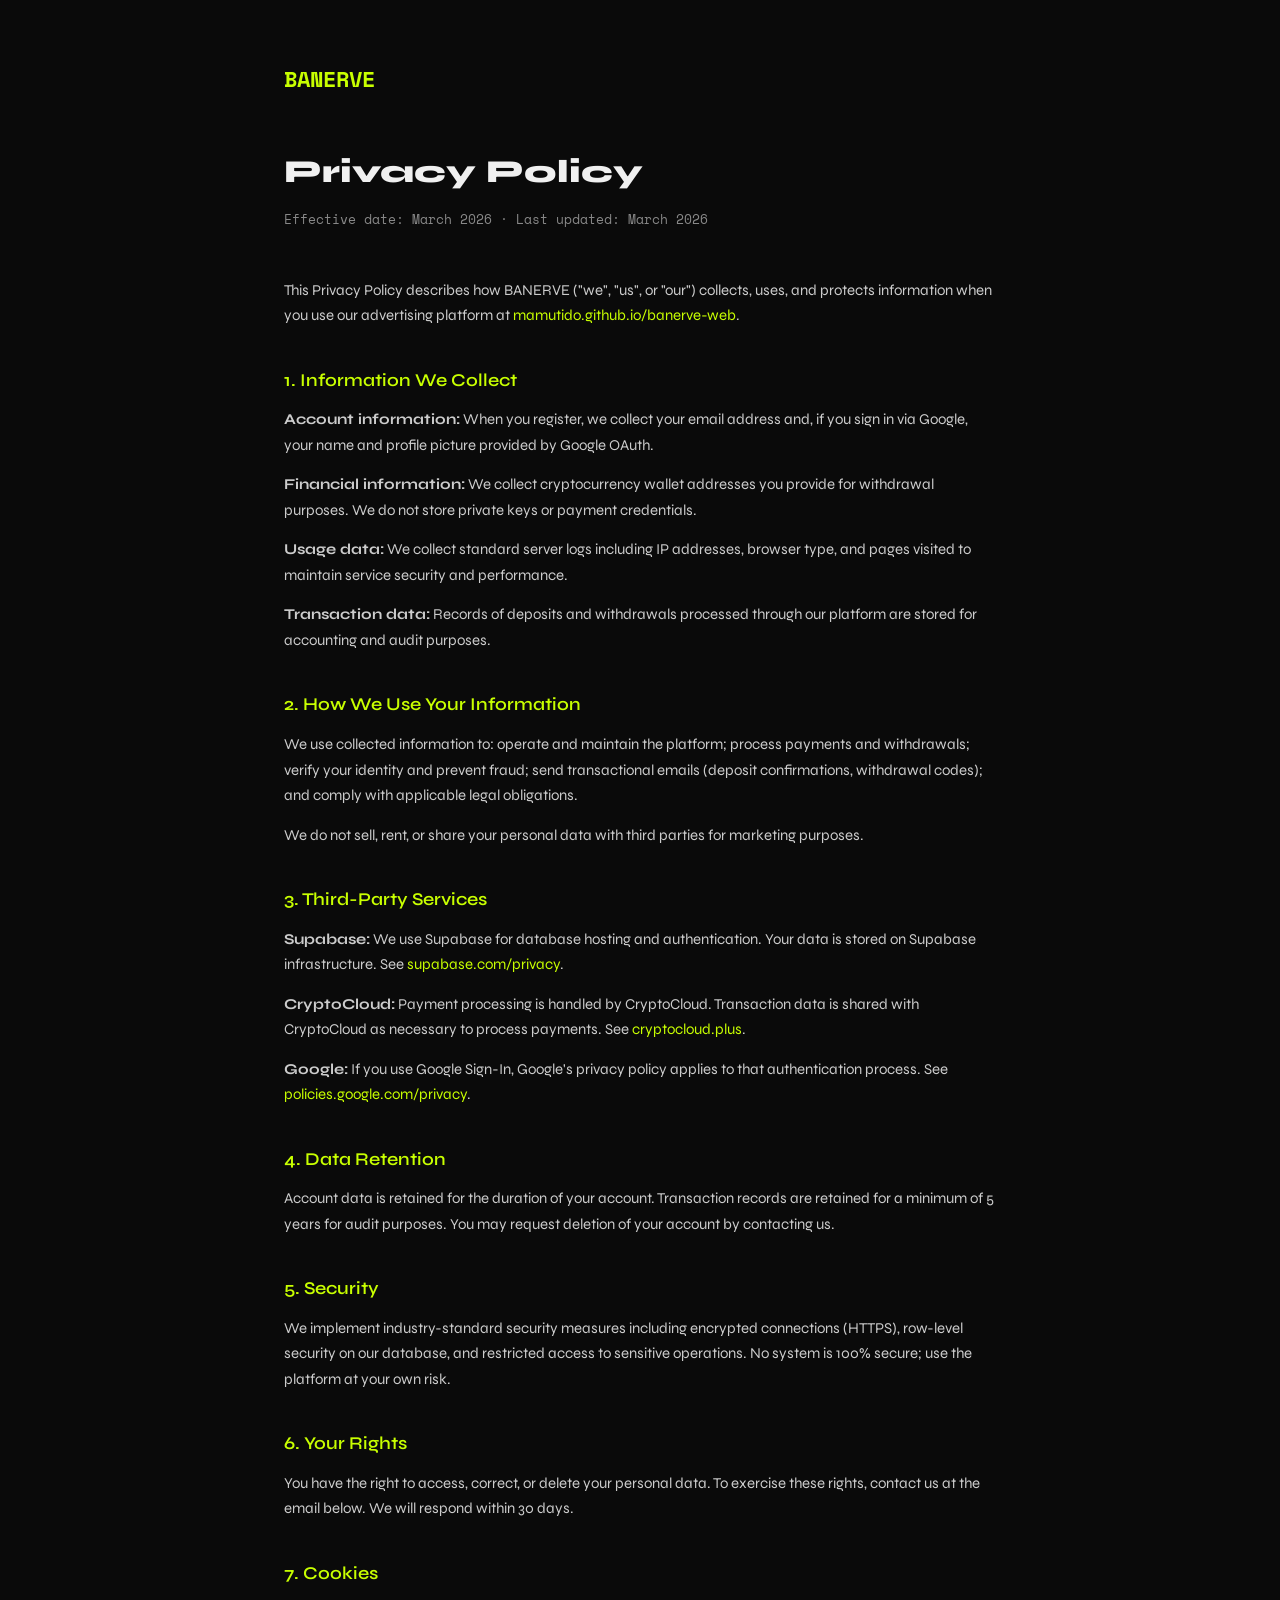
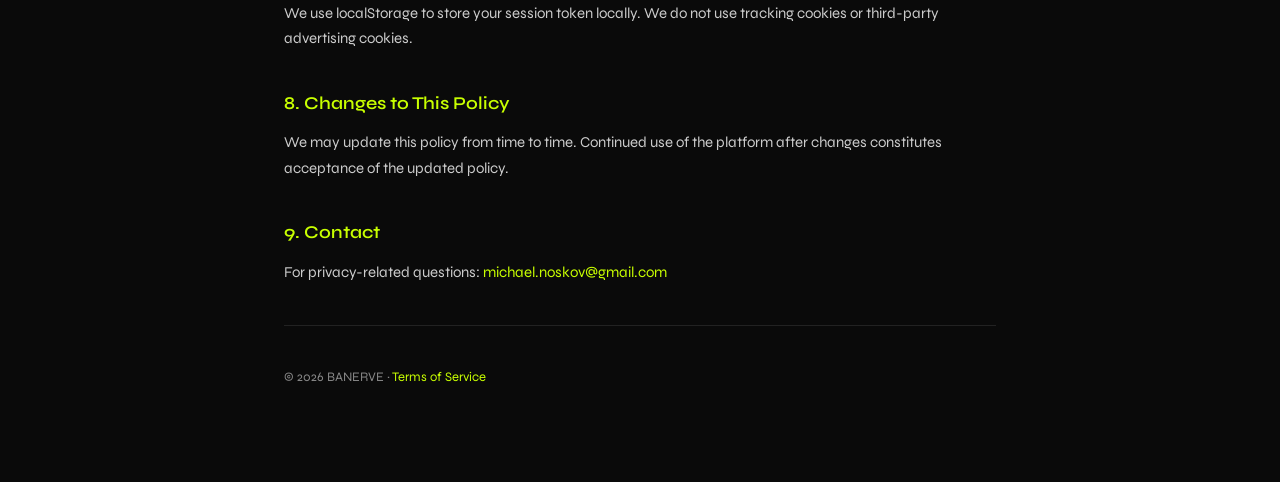
<file: privacy.html>
<!DOCTYPE html>
<html lang="en">
<head>
  <meta charset="UTF-8">
  <meta name="viewport" content="width=device-width, initial-scale=1.0">
  <title>Privacy Policy — BANERVE</title>
  <link href="https://fonts.googleapis.com/css2?family=Space+Mono:wght@400;700&family=Syne:wght@400;600;800&display=swap" rel="stylesheet">
  <style>
    :root {
      --bg: #0a0a0a; --surface: #111; --surface2: #1a1a1a;
      --border: #222; --text: #f0f0f0; --text2: #888;
      --accent: #c8ff00;
    }
    * { box-sizing: border-box; margin: 0; padding: 0; }
    body { background: var(--bg); color: var(--text); font-family: 'Syne', sans-serif; line-height: 1.7; }
    .wrap { max-width: 760px; margin: 0 auto; padding: 60px 24px 80px; }
    .logo { font-family: 'Space Mono', monospace; font-weight: 700; font-size: 22px; color: var(--accent); margin-bottom: 48px; display: block; text-decoration: none; }
    h1 { font-size: 32px; font-weight: 800; margin-bottom: 8px; }
    .meta { color: var(--text2); font-size: 13px; margin-bottom: 48px; font-family: 'Space Mono', monospace; }
    h2 { font-size: 18px; font-weight: 600; margin: 36px 0 12px; color: var(--accent); }
    p { color: #ccc; margin-bottom: 14px; font-size: 15px; }
    a { color: var(--accent); text-decoration: none; }
    a:hover { text-decoration: underline; }
    hr { border: none; border-top: 1px solid var(--border); margin: 40px 0; }
  </style>
</head>
<body>
<div class="wrap">
  <a class="logo" href="index.html">BANERVE</a>

  <h1>Privacy Policy</h1>
  <div class="meta">Effective date: March 2026 · Last updated: March 2026</div>

  <p>This Privacy Policy describes how BANERVE ("we", "us", or "our") collects, uses, and protects information when you use our advertising platform at <a href="https://mamutido.github.io/banerve-web">mamutido.github.io/banerve-web</a>.</p>

  <h2>1. Information We Collect</h2>
  <p><strong>Account information:</strong> When you register, we collect your email address and, if you sign in via Google, your name and profile picture provided by Google OAuth.</p>
  <p><strong>Financial information:</strong> We collect cryptocurrency wallet addresses you provide for withdrawal purposes. We do not store private keys or payment credentials.</p>
  <p><strong>Usage data:</strong> We collect standard server logs including IP addresses, browser type, and pages visited to maintain service security and performance.</p>
  <p><strong>Transaction data:</strong> Records of deposits and withdrawals processed through our platform are stored for accounting and audit purposes.</p>

  <h2>2. How We Use Your Information</h2>
  <p>We use collected information to: operate and maintain the platform; process payments and withdrawals; verify your identity and prevent fraud; send transactional emails (deposit confirmations, withdrawal codes); and comply with applicable legal obligations.</p>
  <p>We do not sell, rent, or share your personal data with third parties for marketing purposes.</p>

  <h2>3. Third-Party Services</h2>
  <p><strong>Supabase:</strong> We use Supabase for database hosting and authentication. Your data is stored on Supabase infrastructure. See <a href="https://supabase.com/privacy" target="_blank">supabase.com/privacy</a>.</p>
  <p><strong>CryptoCloud:</strong> Payment processing is handled by CryptoCloud. Transaction data is shared with CryptoCloud as necessary to process payments. See <a href="https://cryptocloud.plus" target="_blank">cryptocloud.plus</a>.</p>
  <p><strong>Google:</strong> If you use Google Sign-In, Google's privacy policy applies to that authentication process. See <a href="https://policies.google.com/privacy" target="_blank">policies.google.com/privacy</a>.</p>

  <h2>4. Data Retention</h2>
  <p>Account data is retained for the duration of your account. Transaction records are retained for a minimum of 5 years for audit purposes. You may request deletion of your account by contacting us.</p>

  <h2>5. Security</h2>
  <p>We implement industry-standard security measures including encrypted connections (HTTPS), row-level security on our database, and restricted access to sensitive operations. No system is 100% secure; use the platform at your own risk.</p>

  <h2>6. Your Rights</h2>
  <p>You have the right to access, correct, or delete your personal data. To exercise these rights, contact us at the email below. We will respond within 30 days.</p>

  <h2>7. Cookies</h2>
  <p>We use localStorage to store your session token locally. We do not use tracking cookies or third-party advertising cookies.</p>

  <h2>8. Changes to This Policy</h2>
  <p>We may update this policy from time to time. Continued use of the platform after changes constitutes acceptance of the updated policy.</p>

  <h2>9. Contact</h2>
  <p>For privacy-related questions: <a href="mailto:michael.noskov@gmail.com">michael.noskov@gmail.com</a></p>

  <hr>
  <p style="color:var(--text2); font-size:13px;">© 2026 BANERVE · <a href="terms.html">Terms of Service</a></p>
</div>
</body>
</html>
</file>
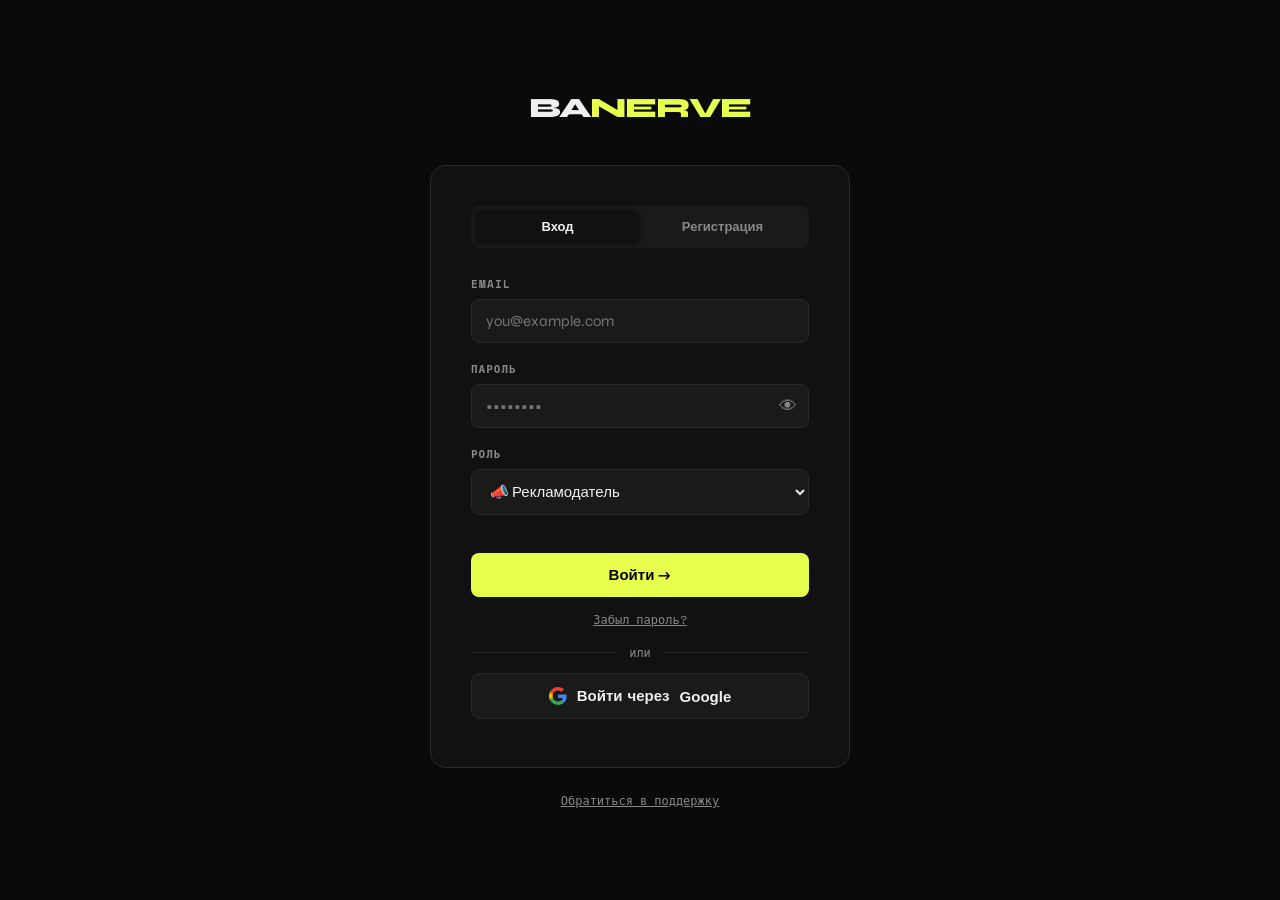
<file: publisher.html>
<!DOCTYPE html>
<html lang="ru">
<head>
  <meta charset="UTF-8">
  <meta name="viewport" content="width=device-width, initial-scale=1.0">
  <title>BANERVE — Владелец приложения</title>
  <link href="https://fonts.googleapis.com/css2?family=Space+Mono:wght@400;700&family=Syne:wght@400;600;800&display=swap" rel="stylesheet">
  <link rel="stylesheet" href="./shared/panel.css">
</head>
<body>

<header id="app-header"></header>

<div class="layout">
  <nav>
    <div class="nav-section" style="margin-top:8px; margin-bottom:16px;">Обзор</div>
    <div class="nav-item" data-page="dashboard">
      <span class="nav-icon">📊</span> Dashboard
    </div>

    <div class="divider" style="margin:12px 20px;"></div>

    <div class="nav-section" style="margin-bottom:16px;">Приложения</div>
    <div class="nav-item" data-page="apps">
      <span class="nav-icon">📱</span> Мои приложения
    </div>

    <div class="divider" style="margin:12px 20px;"></div>

    <div class="nav-section" style="margin-bottom:16px;">Аналитика</div>
    <div class="nav-item" data-page="stats">
      <span class="nav-icon">📈</span> Статистика
    </div>

    <div class="divider" style="margin:12px 20px;"></div>

    <div class="nav-section" style="margin-bottom:16px;">Финансы</div>
    <div class="nav-item" data-page="payouts">
      <span class="nav-icon">💳</span> Выплаты
    </div>
    <div class="nav-item" data-page="transactions">
      <span class="nav-icon">🧾</span> Транзакции
    </div>
  </nav>

  <main>

    <!-- DASHBOARD -->
    <div class="page" id="page-dashboard">
      <div class="page-title">Dashboard <span>·</span></div>
      <div class="page-sub">Обзор ваших приложений</div>

      <div class="stat-grid">
        <div class="stat-card"><div class="stat-label">Показы (всего)</div><div class="stat-value" id="stat-impressions">—</div><div class="stat-sub">за всё время</div></div>
        <div class="stat-card"><div class="stat-label">Показы (месяц)</div><div class="stat-value" id="stat-month">—</div><div class="stat-sub">текущий месяц</div></div>
        <div class="stat-card"><div class="stat-label">Приложений</div><div class="stat-value" id="stat-apps">—</div><div class="stat-sub">активных</div></div>
        <div class="stat-card"><div class="stat-label">Баланс</div><div class="stat-value" id="stat-balance">—</div><div class="stat-sub">USD</div></div>
      </div>

      <div class="section-header"><div class="section-title">Топ приложений</div></div>
      <div class="table-wrap">
        <table>
          <thead><tr><th>Приложение</th><th>Показы</th><th>Доход</th></tr></thead>
          <tbody id="dash-top-apps">
            <tr><td colspan="3" style="text-align:center;color:var(--text2);padding:32px;">Загрузка...</td></tr>
          </tbody>
        </table>
      </div>
    </div>

    <!-- APPS -->
    <div class="page" id="page-apps">
      <div class="page-title">Приложения <span>·</span></div>
      <div class="page-sub">Управление вашими приложениями и SDK-ключами</div>

      <div style="display:grid; grid-template-columns:1fr 1fr; gap:32px; align-items:start;">
        <div>
          <div class="form-card">
            <div class="form-title">Добавить приложение</div>
            <div class="form-group">
              <label>App ID (bundle ID)</label>
              <input type="text" id="app-appid" placeholder="com.company.appname">
            </div>
            <div class="form-group">
              <label>Название</label>
              <input type="text" id="app-name" placeholder="My App">
            </div>
            <div class="form-group">
              <label>Форматы рекламы</label>
              <div style="display:flex; gap:8px; flex-wrap:wrap; margin-top:4px;" id="formats-check">
                <label style="display:flex;align-items:center;gap:6px;text-transform:none;letter-spacing:0;font-size:13px;cursor:pointer;">
                  <input type="checkbox" value="banner_static"> Баннер
                </label>
                <label style="display:flex;align-items:center;gap:6px;text-transform:none;letter-spacing:0;font-size:13px;cursor:pointer;">
                  <input type="checkbox" value="banner_animated"> Анимация
                </label>
                <label style="display:flex;align-items:center;gap:6px;text-transform:none;letter-spacing:0;font-size:13px;cursor:pointer;">
                  <input type="checkbox" value="audio"> Аудио
                </label>
              </div>
            </div>
            <div class="form-group">
              <label>Устройства</label>
              <div style="display:flex; gap:8px; flex-wrap:wrap; margin-top:4px;">
                <label style="display:flex;align-items:center;gap:6px;text-transform:none;letter-spacing:0;font-size:13px;cursor:pointer;">
                  <input type="checkbox" value="phone" class="dev-cb"> Phone
                </label>
                <label style="display:flex;align-items:center;gap:6px;text-transform:none;letter-spacing:0;font-size:13px;cursor:pointer;">
                  <input type="checkbox" value="watch" class="dev-cb"> Watch
                </label>
                <label style="display:flex;align-items:center;gap:6px;text-transform:none;letter-spacing:0;font-size:13px;cursor:pointer;">
                  <input type="checkbox" value="tablet" class="dev-cb"> Tablet
                </label>
              </div>
            </div>
            <div class="form-group">
              <label>Комментарий</label>
              <textarea id="app-notes" placeholder="Описание приложения..."></textarea>
            </div>
            <button class="btn btn-primary" onclick="addApp()">Добавить →</button>
          </div>
        </div>

        <div>
          <div class="section-header"><div class="section-title">Мои приложения</div></div>
          <div id="apps-list">
            <div class="empty"><div class="empty-icon">◦</div><div class="empty-text">Загрузка...</div></div>
          </div>
        </div>
      </div>
    </div>

    <!-- STATS -->
    <div class="page" id="page-stats">
      <div class="page-title">Статистика <span>·</span></div>
      <div class="page-sub">Показы по приложениям и дням</div>

      <div style="display:flex; gap:12px; align-items:center; margin-bottom:24px; flex-wrap:wrap;">
        <button class="btn btn-outline btn-sm" onclick="setPeriod(7, this)">7 дней</button>
        <button class="btn btn-outline btn-sm" onclick="setPeriod(30, this)">30 дней</button>
        <button class="btn btn-outline btn-sm" onclick="setPeriod(90, this)">90 дней</button>
        <div style="display:flex; gap:8px; align-items:center; margin-left:auto;">
          <input type="date" id="stats-from" style="width:150px;" onchange="loadStats()">
          <span style="color:var(--text2);">—</span>
          <input type="date" id="stats-to" style="width:150px;" onchange="loadStats()">
        </div>
      </div>

      <div class="chart-wrap">
        <div class="chart-title">Показы по дням</div>
        <div class="bar-chart" id="chart-bars">
          <div class="empty" style="width:100%;padding:24px;">Загрузка...</div>
        </div>
      </div>

      <div class="section-header"><div class="section-title">По приложениям</div></div>
      <div class="table-wrap">
        <table>
          <thead><tr><th>Приложение</th><th>Показы</th><th>Доход (USD)</th></tr></thead>
          <tbody id="stats-by-app">
            <tr><td colspan="3" style="text-align:center;color:var(--text2);padding:32px;">Выбери период</td></tr>
          </tbody>
        </table>
      </div>
    </div>

    <!-- PAYOUTS -->
    <div class="page" id="page-payouts">
      <div class="page-title">Выплаты <span>·</span></div>
      <div class="page-sub">История выплат и текущий баланс</div>

      <div class="stat-grid" style="margin-bottom:32px;">
        <div class="stat-card"><div class="stat-label">Текущий баланс</div><div class="stat-value" id="pay-balance">—</div><div class="stat-sub">USD</div></div>
        <div class="stat-card"><div class="stat-label">Выплачено</div><div class="stat-value" id="pay-paid">—</div><div class="stat-sub">всего</div></div>
        <div class="stat-card"><div class="stat-label">Заработано</div><div class="stat-value" id="pay-earned">—</div><div class="stat-sub">за показы</div></div>
      </div>

      <div class="section-header"><div class="section-title">История транзакций</div></div>
      <div class="table-wrap">
        <table>
          <thead>
            <tr><th>Дата</th><th>Тип</th><th>Сумма</th><th>Комментарий</th></tr>
          </thead>
          <tbody id="pay-list">
            <tr><td colspan="4" style="text-align:center;color:var(--text2);padding:32px;">Загрузка...</td></tr>
          </tbody>
        </table>
      </div>

      <!-- Кошелёк для вывода -->
      <div style="margin-top:24px; background:var(--surface); border:1px solid var(--border); border-radius:12px; padding:24px;" id="wallet-section">
        <div style="font-size:16px; font-weight:700; margin-bottom:16px;">Кошелёк для вывода (TRC-20)</div>

        <!-- Состояние: нет кошелька -->
        <div id="wallet-none">
          <div style="font-size:13px; color:var(--text2); margin-bottom:16px; font-family:'Space Mono',monospace; line-height:1.6;">
            Введите ваш USDT-адрес (сеть TRC-20). После ввода мы отправим код подтверждения на ваш email.
          </div>
          <div style="display:flex; gap:12px; align-items:flex-end;">
            <div style="flex:1;">
              <label style="display:block; font-size:11px; font-weight:600; letter-spacing:1px; text-transform:uppercase; color:var(--text2); margin-bottom:6px; font-family:'Space Mono',monospace;">USDT адрес (TRC-20)</label>
              <input type="text" id="wallet-input" placeholder="Txxxxxxxxxxxxxxxxxxxxxxxxxxxxxxxxx" 
                     style="width:100%; background:var(--surface2); border:1px solid var(--border); border-radius:8px; padding:11px 14px; color:var(--text); font-family:'Space Mono',monospace; font-size:13px; outline:none;">
            </div>
            <button class="btn btn-primary" id="btn-send-code" style="white-space:nowrap;">Подтвердить →</button>
          </div>
        </div>

        <!-- Состояние: ожидание кода -->
        <div id="wallet-verify" style="display:none;">
          <div style="font-size:13px; color:var(--text2); margin-bottom:16px; font-family:'Space Mono',monospace; line-height:1.6;">
            Код подтверждения отправлен на ваш email. Введите его ниже (действителен 15 мин).
          </div>
          <div style="display:flex; gap:12px; align-items:flex-end;">
            <div style="flex:1;">
              <label style="display:block; font-size:11px; font-weight:600; letter-spacing:1px; text-transform:uppercase; color:var(--text2); margin-bottom:6px; font-family:'Space Mono',monospace;">Код из письма</label>
              <input type="text" id="verify-code-input" placeholder="123456" maxlength="6"
                     style="width:100%; background:var(--surface2); border:1px solid var(--border); border-radius:8px; padding:11px 14px; color:var(--text); font-family:'Space Mono',monospace; font-size:18px; letter-spacing:8px; outline:none; text-align:center;">
            </div>
            <button class="btn btn-primary" id="btn-verify-code">Подтвердить</button>
          </div>
          <div style="margin-top:10px;">
            <a href="#" id="btn-change-address" style="font-size:12px; color:var(--text2); font-family:'Space Mono',monospace; text-decoration:underline;">← Изменить адрес</a>
          </div>
        </div>

        <!-- Состояние: кошелёк подтверждён -->
        <div id="wallet-verified" style="display:none;">
          <div style="display:flex; align-items:center; justify-content:space-between;">
            <div>
              <div style="display:flex; align-items:center; gap:8px; margin-bottom:6px;">
                <span style="color:var(--success); font-size:16px;">✓</span>
                <span style="font-weight:700; font-size:14px;">Адрес подтверждён</span>
              </div>
              <div id="wallet-address-display" style="font-family:'Space Mono',monospace; font-size:12px; color:var(--text2); word-break:break-all;"></div>
            </div>
            <button class="btn btn-outline btn-sm" id="btn-change-wallet" style="white-space:nowrap; margin-left:16px;">Изменить</button>
          </div>
        </div>
      </div>

      <!-- Запрос вывода -->
      <div id="withdraw-section" style="margin-top:16px; display:none; background:var(--surface); border:1px solid var(--border); border-radius:12px; padding:24px;">
        <div style="font-size:16px; font-weight:700; margin-bottom:16px;">Запрос вывода</div>
        <div style="display:flex; gap:12px; align-items:flex-end;">
          <div style="flex:1;">
            <label style="display:block; font-size:11px; font-weight:600; letter-spacing:1px; text-transform:uppercase; color:var(--text2); margin-bottom:6px; font-family:'Space Mono',monospace;">Сумма (USDT)</label>
            <input type="number" id="withdraw-amount" placeholder="Минимум 10 USDT" min="10" step="0.01"
                   style="width:100%; background:var(--surface2); border:1px solid var(--border); border-radius:8px; padding:11px 14px; color:var(--text); font-family:'Space Mono',monospace; font-size:14px; outline:none;">
          </div>
          <button class="btn btn-primary" id="btn-request-withdraw">Запросить вывод →</button>
        </div>
        <div style="margin-top:10px; font-size:12px; color:var(--text2); font-family:'Space Mono',monospace;">
          Минимальная сумма: 10 USDT · Комиссия сети: ~$0.001 (покрывается платформой)
        </div>
      </div>

      <!-- История выводов -->
      <div style="margin-top:24px;">
        <div class="section-header"><div class="section-title">История выводов</div></div>
        <div class="table-wrap">
          <table>
            <thead><tr><th>Дата</th><th>Сумма</th><th>Статус</th><th>TX Hash</th></tr></thead>
            <tbody id="crypto-withdrawals-list">
              <tr><td colspan="4" style="text-align:center;color:var(--text2);padding:32px;">Нет выводов</td></tr>
            </tbody>
          </table>
        </div>
      </div>
    </div>

    <!-- TRANSACTIONS -->
    <div class="page" id="page-transactions">
      <div class="page-title">Транзакции <span>·</span></div>
      <div class="page-sub">Полная история финансовых операций</div>

      <div class="stat-grid" style="margin-bottom:32px;">
        <div class="stat-card"><div class="stat-label">Заработано (показы)</div><div class="stat-value" id="txp-payout">—</div><div class="stat-sub">payout</div></div>
        <div class="stat-card"><div class="stat-label">Выведено</div><div class="stat-value" id="txp-withdrawal">—</div><div class="stat-sub">withdrawal</div></div>
        <div class="stat-card"><div class="stat-label">Баланс</div><div class="stat-value" id="txp-balance">—</div><div class="stat-sub">текущий</div></div>
      </div>

      <div class="section-header" style="display:flex;align-items:center;justify-content:space-between;margin-bottom:16px;">
        <div class="section-title">История операций</div>
        <select id="txp-filter" style="background:var(--surface2);border:1px solid var(--border);border-radius:8px;padding:7px 12px;color:var(--text2);font-family:'Space Mono',monospace;font-size:12px;outline:none;cursor:pointer;" onchange="applyTxFilter()">
          <option value="">Все типы</option>
          <option value="payout">↗ payout</option>
          <option value="withdrawal">↩ withdrawal</option>
          <option value="commission">⚙ commission</option>
        </select>
      </div>

      <div class="table-wrap">
        <table>
          <thead>
            <tr>
              <th>Дата</th>
              <th>Тип</th>
              <th>Сумма</th>
              <th>Показов</th>
              <th>Период</th>
              <th>Комментарий</th>
            </tr>
          </thead>
          <tbody id="txp-list">
            <tr><td colspan="6" style="text-align:center;color:var(--text2);padding:32px;">Загрузка...</td></tr>
          </tbody>
        </table>
      </div>
    </div>

  </main>
</div>

<script type="module">
import { initPage, db, fmt, fmtUSD, fmtDate, fmtDatetime, SUPABASE_URL, SUPABASE_ANON_KEY, getSession } from './shared/auth.js';
import { initNav, onPageEnter } from './shared/store.js';
import { renderHeader, toast, openModal, closeModal, emptyState, badge, copyToClipboard } from './shared/components.js';
import { initWalletSection, showWalletState, sendVerifyCode, verifyWalletCode, requestWithdrawal, loadCryptoWithdrawals } from './shared/crypto.js';

// ─── Инициализация ─────────────────────────────────────────────────────────
const { user } = await initPage({ role: null });
renderHeader('Publisher', { email: user.email, showRoleSwitch: true });

// Используем user.id напрямую — без таблицы publishers
const publisherId = user.id;
const token = getSession()?.access_token ?? SUPABASE_ANON_KEY;

// ─── Регистрация страниц ───────────────────────────────────────────────────
onPageEnter('dashboard', { load: loadDashboard, render: () => loadDashboard() });
onPageEnter('apps',      { load: loadApps,      render: () => loadApps(),      realtime: ['apps'] });
onPageEnter('stats',     { load: loadStats,     render: () => loadStats() });
onPageEnter('payouts',       { load: async () => { await loadPayouts(); await initWalletSection(publisherId); },      render: () => loadPayouts(),      realtime: ['transactions'] });
onPageEnter('transactions',  { load: loadTransactions, render: () => loadTransactions(), realtime: ['transactions'] });

initNav('dashboard');

// ─── Transactions page ──────────────────────────────────────────────────────
let _allTxp = [];

async function loadTransactions() {
  try {
    const txs = await db('transactions', 'GET', null,
      `?publisher_id=eq.${publisherId}&order=created_at.desc`);
    _allTxp = txs || [];
    renderTransactions(_allTxp);
  } catch(e) { toast('Ошибка загрузки транзакций: ' + e.message, 'error'); }
}

function renderTransactions(txs) {
  const typeLabels = {
    payout:     '↗ payout',
    withdrawal: '↩ withdrawal',
    commission: '⚙ commission',
  };
  const typeColors = {
    payout:     'var(--success)',
    withdrawal: '#ffb347',
    commission: '#888',
  };

  const payout    = txs.filter(t => t.type === 'payout').reduce((s,t) => s + parseFloat(t.amount||0), 0);
  const withdrawal= txs.filter(t => t.type === 'withdrawal').reduce((s,t) => s + Math.abs(parseFloat(t.amount||0)), 0);
  const balance   = _allTxp.reduce((s,t) => s + parseFloat(t.amount||0), 0);

  const elP  = document.getElementById('txp-payout');
  const elW  = document.getElementById('txp-withdrawal');
  const elB  = document.getElementById('txp-balance');
  if (elP) elP.textContent = fmtUSD(payout);
  if (elW) elW.textContent = fmtUSD(withdrawal);
  if (elB) elB.textContent = fmtUSD(balance);

  const tbody = document.getElementById('txp-list');
  if (!tbody) return;
  if (!txs.length) {
    tbody.innerHTML = '<tr><td colspan="6" style="text-align:center;color:var(--text2);padding:32px;">Нет транзакций</td></tr>';
    return;
  }

  tbody.innerHTML = txs.map(t => `
    <tr>
      <td class="mono">${fmtDatetime(t.created_at)}</td>
      <td><span style="
        display:inline-block;padding:3px 10px;border-radius:20px;
        font-size:11px;font-family:'Space Mono',monospace;font-weight:700;
        background:${typeColors[t.type]||'#888'}22;color:${typeColors[t.type]||'#888'};
      ">${typeLabels[t.type] || t.type}</span></td>
      <td style="color:${parseFloat(t.amount)>=0?'var(--success)':'var(--error)'};font-family:'Space Mono',monospace;">
        ${parseFloat(t.amount)>=0?'+':''}${fmtUSD(t.amount)}
      </td>
      <td style="color:var(--text2);font-family:'Space Mono',monospace;">${t.impressions_count ? fmt(t.impressions_count) : '—'}</td>
      <td style="color:var(--text2);font-size:12px;">${t.period_date_from ? fmtDate(t.period_date_from) + (t.period_date_to && t.period_date_to !== t.period_date_from ? ' – ' + fmtDate(t.period_date_to) : '') : '—'}</td>
      <td style="color:var(--text2);font-size:12px;">${t.notes || '—'}</td>
    </tr>`).join('');
}

window.applyTxFilter = function() {
  const type = document.getElementById('txp-filter')?.value || '';
  const filtered = type ? _allTxp.filter(t => t.type === type) : _allTxp;
  renderTransactions(filtered);
};

// ─── Helpers ───────────────────────────────────────────────────────────────
async function getAppIds() {
  const apps = await db('apps', 'GET', null, `?publisher_id=eq.${publisherId}&select=id`);
  if (!apps?.length) return null;
  return apps.map(a => a.id).join(',');
}

function calcBalance(txs) {
  return (txs || []).reduce((sum, t) => sum + parseFloat(t.amount || 0), 0);
}

// ─── Dashboard ─────────────────────────────────────────────────────────────
async function loadDashboard() {
  try {
    const appIds = await getAppIds();
    const [apps, impressions, txs] = await Promise.all([
      db('apps', 'GET', null, `?publisher_id=eq.${publisherId}&select=id,name,status`),
      appIds ? db('impressions', 'GET', null, `?app_id=in.(${appIds})&select=count,period_date,app_id`) : Promise.resolve([]),
      db('transactions', 'GET', null, `?publisher_id=eq.${publisherId}&select=amount,type`)
    ]);

    const total = (impressions || []).reduce((s, i) => s + (i.count || 0), 0);
    const thisMonth = new Date().toISOString().slice(0, 7);
    const month = (impressions || [])
      .filter(i => i.period_date?.startsWith(thisMonth))
      .reduce((s, i) => s + (i.count || 0), 0);
    const activeApps = (apps || []).filter(a => a.status === 'active').length;
    const balance = calcBalance(txs);

    document.getElementById('stat-impressions').textContent = fmt(total);
    document.getElementById('stat-month').textContent = fmt(month);
    document.getElementById('stat-apps').textContent = activeApps;
    document.getElementById('stat-balance').textContent = fmtUSD(balance);

    // Топ приложений
    const appMap = Object.fromEntries((apps || []).map(a => [a.id, a.name]));
    const byApp = {};
    (impressions || []).forEach(i => {
      if (!byApp[i.app_id]) byApp[i.app_id] = 0;
      byApp[i.app_id] += i.count || 0;
    });

    const sorted = Object.entries(byApp).sort((a, b) => b[1] - a[1]).slice(0, 10);
    const tbody = document.getElementById('dash-top-apps');

    if (!sorted.length) {
      tbody.innerHTML = '<tr><td colspan="3" style="text-align:center;color:var(--text2);padding:32px;">Нет данных о показах</td></tr>';
      return;
    }

    tbody.innerHTML = sorted.map(([appId, count]) => `
      <tr>
        <td>${appMap[appId] || appId}</td>
        <td class="mono">${fmt(count)}</td>
        <td class="mono" style="color:var(--success);">—</td>
      </tr>`).join('');
  } catch(e) { toast('Ошибка загрузки: ' + e.message, 'error'); }
}

// ─── Apps ──────────────────────────────────────────────────────────────────
async function loadApps() {
  const el = document.getElementById('apps-list');
  try {
    const apps = await db('apps', 'GET', null,
      `?publisher_id=eq.${publisherId}&order=created_at.desc`);

    if (!apps?.length) {
      el.innerHTML = emptyState('Нет приложений', 'Добавьте первое приложение');
      return;
    }

    el.innerHTML = apps.map(a => `
      <div class="card" style="margin-bottom:12px;">
        <div class="card-label">App</div>
        <div class="card-title">${a.name}</div>
        <div class="card-sub">${a.app_id}</div>
        <div style="margin-top:6px;font-size:12px;color:var(--text2);">
          ${(a.supported_devices||[]).join(', ')} · ${(a.supported_formats||[]).join(', ')}
        </div>

        <div class="key-box">
          <div class="key-label">SDK API Key</div>
          <div class="key-row">
            <span class="key-value" id="key-${a.id}">••••••••••••••••••••••••••••••••</span>
            <button class="key-btn" onclick="toggleKey('${a.id}','${a.api_key}')">👁 Показать</button>
            <button class="key-btn" onclick="copyToClipboard('${a.api_key}', 'Ключ скопирован!')">📋</button>
          </div>
        </div>

        ${a.notes ? `<div style="margin-top:8px;font-size:12px;color:var(--text2);">${a.notes}</div>` : ''}
        ${badge(a.status || 'active')}

        <div class="card-actions">
          <button class="btn-icon" onclick="editApp('${a.id}')" title="Изменить">✏</button>
        </div>
      </div>`).join('');
  } catch(e) { toast('Ошибка загрузки: ' + e.message, 'error'); }
}

window.addApp = async function() {
  const app_id = document.getElementById('app-appid').value.trim();
  const name   = document.getElementById('app-name').value.trim();
  const notes  = document.getElementById('app-notes').value.trim() || null;
  const supported_formats = [...document.querySelectorAll('#formats-check input:checked')].map(i => i.value);
  const supported_devices = [...document.querySelectorAll('.dev-cb:checked')].map(i => i.value);

  if (!app_id || !name) { toast('Заполни App ID и название', 'error'); return; }

  try {
    await db('apps', 'POST', { publisher_id: publisherId, app_id, name, notes, supported_formats, supported_devices });
    toast('Приложение добавлено ✓');
    document.getElementById('app-appid').value = '';
    document.getElementById('app-name').value = '';
    document.getElementById('app-notes').value = '';
    loadApps();
  } catch(e) { toast('Ошибка: ' + e.message, 'error'); }
};

window.editApp = async function(id) {
  const rows = await db('apps', 'GET', null, `?id=eq.${id}`);
  const a = rows[0];
  openModal('Редактировать приложение', `
    <div class="form-group"><label>Название</label><input id="m-name" type="text" value="${a.name}"></div>
    <div class="form-group"><label>Комментарий</label><textarea id="m-notes">${a.notes || ''}</textarea></div>
  `, async () => {
    try {
      await db('apps', 'PATCH', {
        name: document.getElementById('m-name').value.trim(),
        notes: document.getElementById('m-notes').value.trim() || null
      }, `?id=eq.${id}`);
      toast('Приложение обновлено ✓');
      closeModal();
      loadApps();
    } catch(e) { toast('Ошибка: ' + e.message, 'error'); }
  });
};

window.toggleKey = function(appId, key) {
  const span = document.getElementById('key-' + appId);
  const btn  = span.nextElementSibling;
  if (span.classList.contains('visible')) {
    span.textContent = '••••••••••••••••••••••••••••••••';
    span.classList.remove('visible');
    btn.textContent = '👁 Показать';
  } else {
    span.textContent = key;
    span.classList.add('visible');
    btn.textContent = '🙈 Скрыть';
  }
};

// ─── Stats ─────────────────────────────────────────────────────────────────
window.setPeriod = function(days, btn) {
  document.querySelectorAll('.btn-outline.btn-sm').forEach(b => b.style.borderColor = '');
  btn.style.borderColor = 'var(--accent)';
  const to   = new Date();
  const from = new Date();
  from.setDate(from.getDate() - days + 1);
  document.getElementById('stats-from').value = from.toISOString().slice(0, 10);
  document.getElementById('stats-to').value   = to.toISOString().slice(0, 10);
  loadStats();
};

async function loadStats() {
  const from = document.getElementById('stats-from').value;
  const to   = document.getElementById('stats-to').value;
  if (!from || !to) return;

  try {
    const appIds = await getAppIds();
    if (!appIds) { toast('Нет приложений для отображения статистики', 'error'); return; }
    const [impressions, apps] = await Promise.all([
      db('impressions', 'GET', null,
        `?app_id=in.(${appIds})&period_date=gte.${from}&period_date=lte.${to}&select=count,period_date,app_id&order=period_date.asc`),
      db('apps', 'GET', null, `?publisher_id=eq.${publisherId}&select=id,name`)
    ]);

    renderChart(impressions || [], from, to);
    renderStatsByApp(impressions || [], apps || []);
  } catch(e) { toast('Ошибка загрузки: ' + e.message, 'error'); }
};

function renderChart(impressions, from, to) {
  const el = document.getElementById('chart-bars');

  // Сгруппировать по дням
  const byDay = {};
  impressions.forEach(i => {
    byDay[i.period_date] = (byDay[i.period_date] || 0) + (i.count || 0);
  });

  const days = [];
  const cur = new Date(from);
  const end = new Date(to);
  while (cur <= end) {
    days.push(cur.toISOString().slice(0, 10));
    cur.setDate(cur.getDate() + 1);
  }

  if (!days.length) { el.innerHTML = '<div class="empty" style="width:100%;padding:24px;">Нет данных</div>'; return; }

  const max = Math.max(...days.map(d => byDay[d] || 0), 1);

  el.innerHTML = days.map(d => {
    const count = byDay[d] || 0;
    const h = Math.max(2, Math.round((count / max) * 110));
    const label = d.slice(5); // MM-DD
    return `<div class="bar-col">
      <div class="bar" style="height:${h}px;" title="${d}: ${fmt(count)} показов"></div>
      <div class="bar-label">${label}</div>
    </div>`;
  }).join('');
}

function renderStatsByApp(impressions, apps) {
  const appMap = Object.fromEntries(apps.map(a => [a.id, a.name]));
  const byApp = {};
  impressions.forEach(i => {
    byApp[i.app_id] = (byApp[i.app_id] || 0) + (i.count || 0);
  });

  const sorted = Object.entries(byApp).sort((a, b) => b[1] - a[1]);
  const tbody = document.getElementById('stats-by-app');

  if (!sorted.length) {
    tbody.innerHTML = '<tr><td colspan="3" style="text-align:center;color:var(--text2);padding:32px;">Нет показов за этот период</td></tr>';
    return;
  }

  tbody.innerHTML = sorted.map(([appId, count]) => `
    <tr>
      <td>${appMap[appId] || appId}</td>
      <td class="mono">${fmt(count)}</td>
      <td class="mono" style="color:var(--success);">—</td>
    </tr>`).join('');
}

// ─── Payouts ───────────────────────────────────────────────────────────────
async function loadPayouts() {
  try {
    const txs = await db('transactions', 'GET', null,
      `?publisher_id=eq.${publisherId}&order=created_at.desc`);

    const balance = calcBalance(txs || []);
    const paid    = (txs || []).filter(t => t.type === 'payout').reduce((s, t) => s + Math.abs(parseFloat(t.amount || 0)), 0);
    const earned  = (txs || []).filter(t => t.type === 'impression').reduce((s, t) => s + parseFloat(t.amount || 0), 0);

    document.getElementById('pay-balance').textContent = fmtUSD(balance);
    document.getElementById('pay-paid').textContent    = fmtUSD(paid);
    document.getElementById('pay-earned').textContent  = fmtUSD(earned);

    const tbody = document.getElementById('pay-list');
    if (!txs?.length) {
      tbody.innerHTML = '<tr><td colspan="4" style="text-align:center;color:var(--text2);padding:32px;">Нет транзакций</td></tr>';
      return;
    }

    const typeLabels = {
      payout: '💸 Выплата', impression: '📊 Показы',
      commission: '⚙ Комиссия', topup: '💰 Пополнение'
    };

    tbody.innerHTML = (txs || []).map(t => `
      <tr>
        <td class="mono">${fmtDatetime(t.created_at)}</td>
        <td>${typeLabels[t.type] || t.type}</td>
        <td style="color:${parseFloat(t.amount) >= 0 ? 'var(--success)' : 'var(--error)'};font-family:'Space Mono',monospace;">
          ${parseFloat(t.amount) >= 0 ? '+' : ''}${fmtUSD(t.amount)}
        </td>
        <td style="color:var(--text2);font-size:12px;">${t.notes || '—'}</td>
      </tr>`).join('');
  } catch(e) { toast('Ошибка загрузки: ' + e.message, 'error'); }
}

// Экспорт для HTML onclick
window.copyToClipboard = copyToClipboard;
window.loadStats = loadStats;

// Инициализировать период по умолчанию
const _to   = new Date();
const _from = new Date();
_from.setDate(_from.getDate() - 29);
document.getElementById('stats-from').value = _from.toISOString().slice(0, 10);
document.getElementById('stats-to').value   = _to.toISOString().slice(0, 10);
</script>
</body>
</html>
</file>
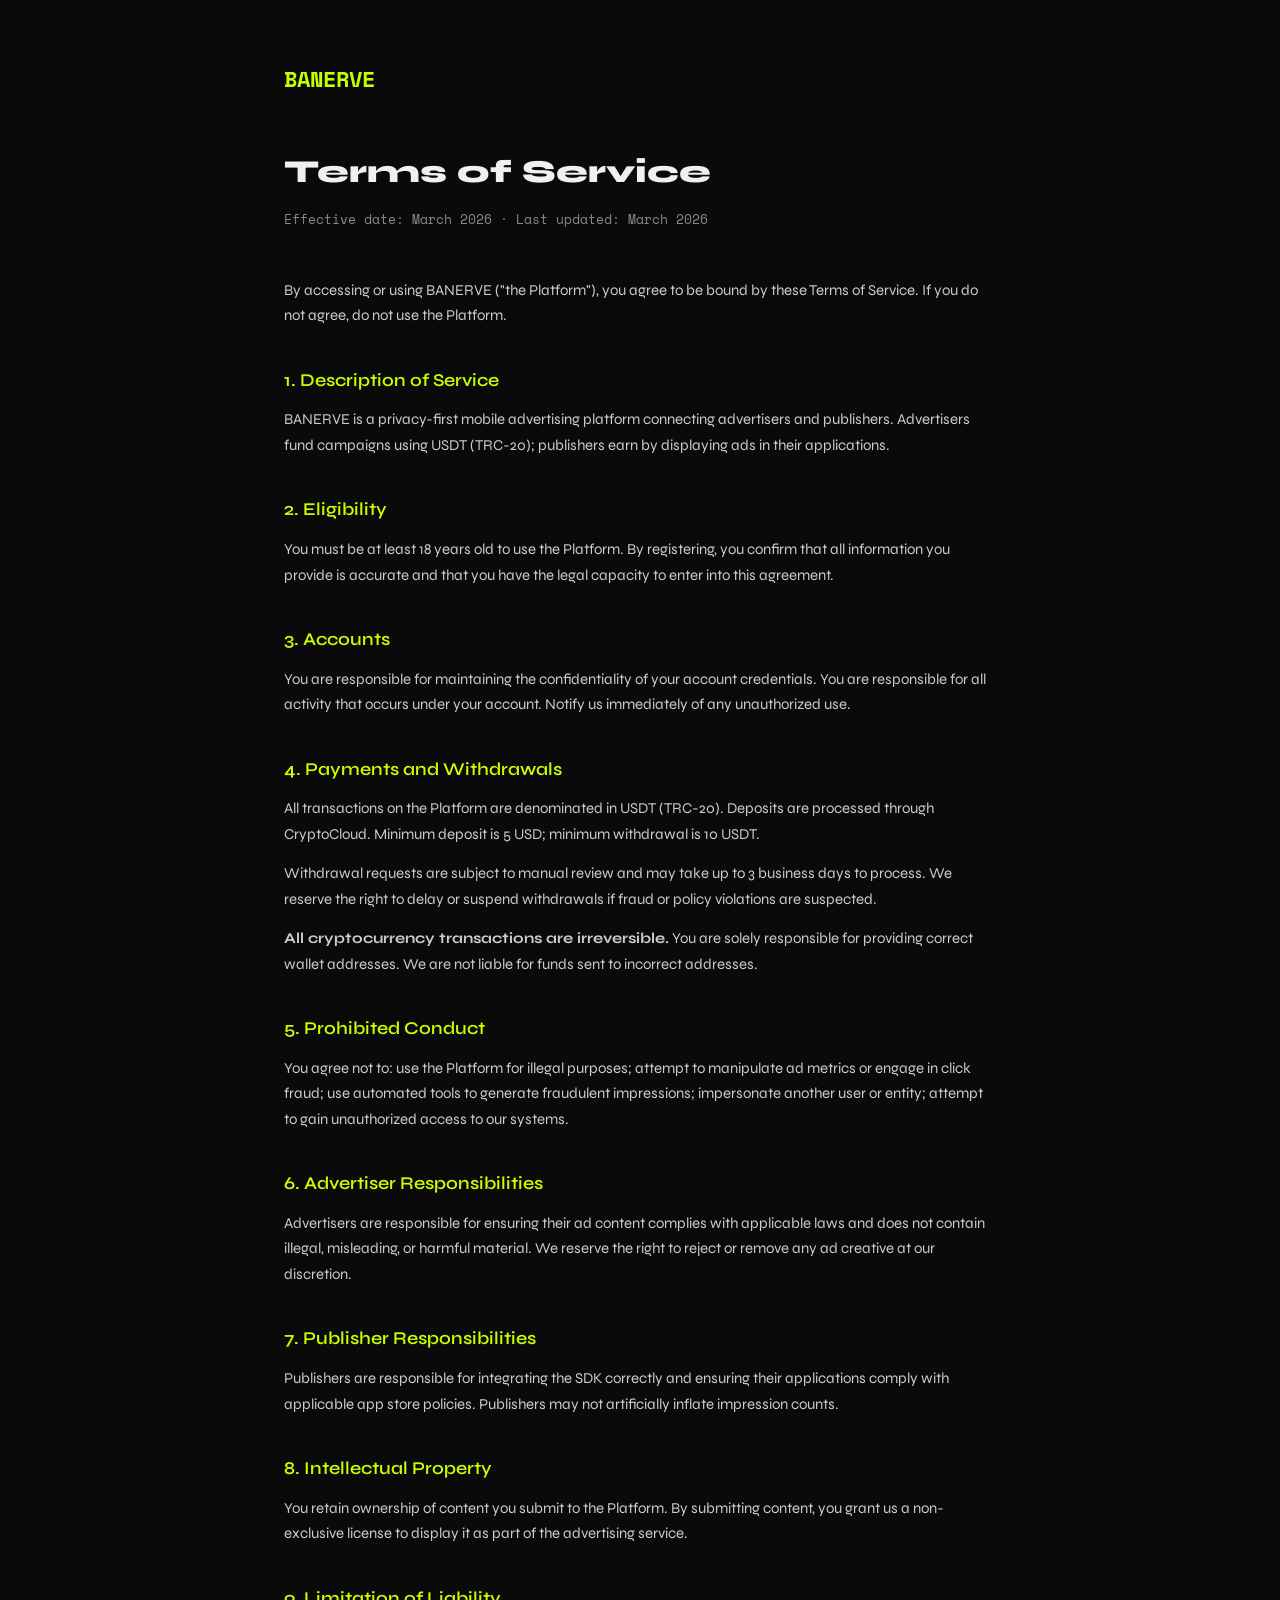
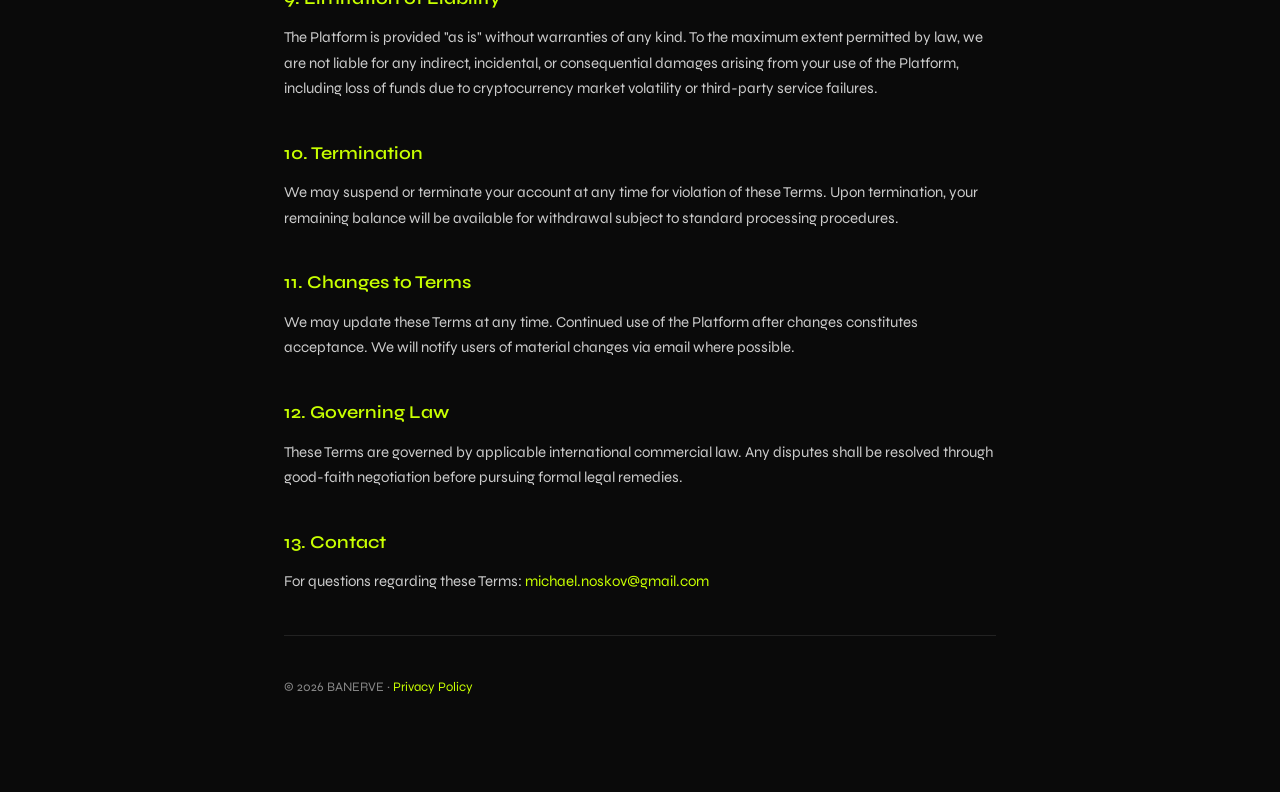
<file: terms.html>
<!DOCTYPE html>
<html lang="en">
<head>
  <meta charset="UTF-8">
  <meta name="viewport" content="width=device-width, initial-scale=1.0">
  <title>Terms of Service — BANERVE</title>
  <link href="https://fonts.googleapis.com/css2?family=Space+Mono:wght@400;700&family=Syne:wght@400;600;800&display=swap" rel="stylesheet">
  <style>
    :root {
      --bg: #0a0a0a; --surface: #111; --surface2: #1a1a1a;
      --border: #222; --text: #f0f0f0; --text2: #888;
      --accent: #c8ff00;
    }
    * { box-sizing: border-box; margin: 0; padding: 0; }
    body { background: var(--bg); color: var(--text); font-family: 'Syne', sans-serif; line-height: 1.7; }
    .wrap { max-width: 760px; margin: 0 auto; padding: 60px 24px 80px; }
    .logo { font-family: 'Space Mono', monospace; font-weight: 700; font-size: 22px; color: var(--accent); margin-bottom: 48px; display: block; text-decoration: none; }
    h1 { font-size: 32px; font-weight: 800; margin-bottom: 8px; }
    .meta { color: var(--text2); font-size: 13px; margin-bottom: 48px; font-family: 'Space Mono', monospace; }
    h2 { font-size: 18px; font-weight: 600; margin: 36px 0 12px; color: var(--accent); }
    p { color: #ccc; margin-bottom: 14px; font-size: 15px; }
    a { color: var(--accent); text-decoration: none; }
    a:hover { text-decoration: underline; }
    hr { border: none; border-top: 1px solid var(--border); margin: 40px 0; }
  </style>
</head>
<body>
<div class="wrap">
  <a class="logo" href="index.html">BANERVE</a>

  <h1>Terms of Service</h1>
  <div class="meta">Effective date: March 2026 · Last updated: March 2026</div>

  <p>By accessing or using BANERVE ("the Platform"), you agree to be bound by these Terms of Service. If you do not agree, do not use the Platform.</p>

  <h2>1. Description of Service</h2>
  <p>BANERVE is a privacy-first mobile advertising platform connecting advertisers and publishers. Advertisers fund campaigns using USDT (TRC-20); publishers earn by displaying ads in their applications.</p>

  <h2>2. Eligibility</h2>
  <p>You must be at least 18 years old to use the Platform. By registering, you confirm that all information you provide is accurate and that you have the legal capacity to enter into this agreement.</p>

  <h2>3. Accounts</h2>
  <p>You are responsible for maintaining the confidentiality of your account credentials. You are responsible for all activity that occurs under your account. Notify us immediately of any unauthorized use.</p>

  <h2>4. Payments and Withdrawals</h2>
  <p>All transactions on the Platform are denominated in USDT (TRC-20). Deposits are processed through CryptoCloud. Minimum deposit is 5 USD; minimum withdrawal is 10 USDT.</p>
  <p>Withdrawal requests are subject to manual review and may take up to 3 business days to process. We reserve the right to delay or suspend withdrawals if fraud or policy violations are suspected.</p>
  <p><strong>All cryptocurrency transactions are irreversible.</strong> You are solely responsible for providing correct wallet addresses. We are not liable for funds sent to incorrect addresses.</p>

  <h2>5. Prohibited Conduct</h2>
  <p>You agree not to: use the Platform for illegal purposes; attempt to manipulate ad metrics or engage in click fraud; use automated tools to generate fraudulent impressions; impersonate another user or entity; attempt to gain unauthorized access to our systems.</p>

  <h2>6. Advertiser Responsibilities</h2>
  <p>Advertisers are responsible for ensuring their ad content complies with applicable laws and does not contain illegal, misleading, or harmful material. We reserve the right to reject or remove any ad creative at our discretion.</p>

  <h2>7. Publisher Responsibilities</h2>
  <p>Publishers are responsible for integrating the SDK correctly and ensuring their applications comply with applicable app store policies. Publishers may not artificially inflate impression counts.</p>

  <h2>8. Intellectual Property</h2>
  <p>You retain ownership of content you submit to the Platform. By submitting content, you grant us a non-exclusive license to display it as part of the advertising service.</p>

  <h2>9. Limitation of Liability</h2>
  <p>The Platform is provided "as is" without warranties of any kind. To the maximum extent permitted by law, we are not liable for any indirect, incidental, or consequential damages arising from your use of the Platform, including loss of funds due to cryptocurrency market volatility or third-party service failures.</p>

  <h2>10. Termination</h2>
  <p>We may suspend or terminate your account at any time for violation of these Terms. Upon termination, your remaining balance will be available for withdrawal subject to standard processing procedures.</p>

  <h2>11. Changes to Terms</h2>
  <p>We may update these Terms at any time. Continued use of the Platform after changes constitutes acceptance. We will notify users of material changes via email where possible.</p>

  <h2>12. Governing Law</h2>
  <p>These Terms are governed by applicable international commercial law. Any disputes shall be resolved through good-faith negotiation before pursuing formal legal remedies.</p>

  <h2>13. Contact</h2>
  <p>For questions regarding these Terms: <a href="mailto:michael.noskov@gmail.com">michael.noskov@gmail.com</a></p>

  <hr>
  <p style="color:var(--text2); font-size:13px;">© 2026 BANERVE · <a href="privacy.html">Privacy Policy</a></p>
</div>
</body>
</html>
</file>
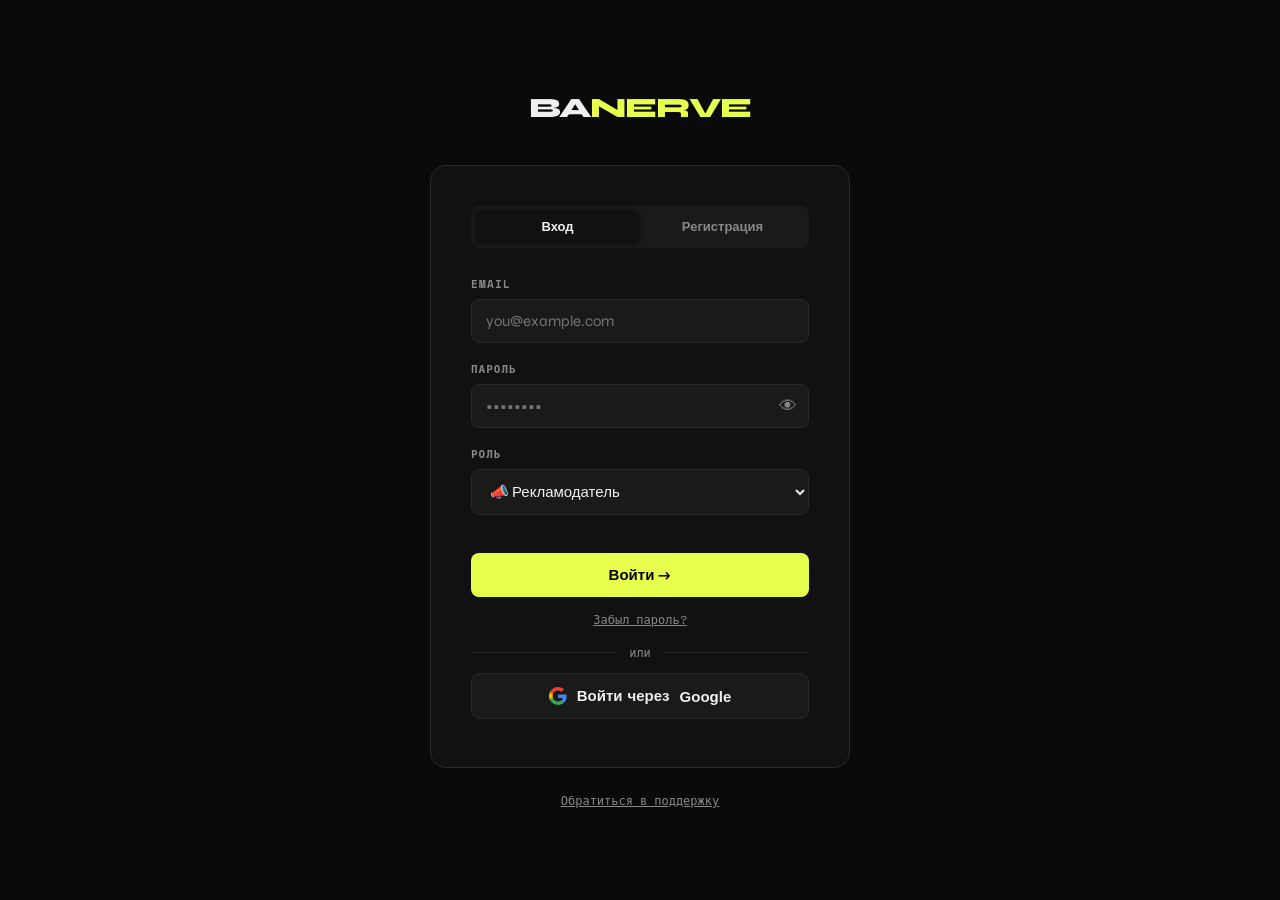
<file: transactions.html>
<!DOCTYPE html>
<html lang="ru">
<head>
  <meta charset="UTF-8">
  <meta name="viewport" content="width=device-width, initial-scale=1.0">
  <title>BANERVE · Transactions</title>
  <link rel="icon" href="data:image/svg+xml,<svg xmlns='http://www.w3.org/2000/svg' viewBox='0 0 100 100'><text y='.9em' font-size='90'>⚡</text></svg>">
  <link href="https://fonts.googleapis.com/css2?family=Space+Mono:wght@400;700&family=Syne:wght@400;600;800&display=swap" rel="stylesheet">
  <link rel="stylesheet" href="./shared/panel.css">
  <style>
    /* ── Цвета типов транзакций ─────────────────────────────────────────────── */
    .tx-topup      { background: rgba(77,255,145,0.12);  color: #4dff91; }
    .tx-impression { background: rgba(77,159,255,0.12);  color: #4d9fff; }
    .tx-payout     { background: rgba(232,255,77,0.12);  color: #e8ff4d; }
    .tx-commission { background: rgba(255,107,53,0.12);  color: #ff6b35; }
    .tx-withdrawal { background: rgba(255,77,77,0.12);   color: #ff4d4d; }

    /* ── Двухколоночный layout: сайдбар + контент ───────────────────────────── */
    .tx-layout {
      display: grid;
      grid-template-columns: 320px 1fr;
      min-height: calc(100vh - 65px);
    }
    .tx-layout.no-sidebar { grid-template-columns: 1fr; }

    .tx-sidebar {
      border-right: 1px solid var(--border);
      padding: 28px;
      overflow-y: auto;
      background: var(--surface);
    }
    .tx-sidebar.hidden { display: none; }

    .tx-content { padding: 28px; overflow-y: auto; }

    /* ── Тип-табы ────────────────────────────────────────────────────────────── */
    .type-tabs {
      display: grid;
      grid-template-columns: repeat(5, 1fr);
      gap: 4px;
      margin-bottom: 20px;
    }
    .type-tab {
      padding: 7px 2px;
      border-radius: 6px;
      border: 1px solid var(--border);
      background: var(--surface2);
      cursor: pointer;
      font-family: 'Space Mono', monospace;
      font-size: 9px;
      text-align: center;
      transition: all 0.15s;
      color: var(--text2);
      font-weight: 700;
      text-transform: uppercase;
      letter-spacing: 0.3px;
    }
    .type-tab:hover { border-color: #555; color: var(--text); }
    .type-tab.active { border-color: var(--accent); color: var(--accent); background: rgba(232,255,77,0.08); }

    /* ── Breakdown / hint блоки ─────────────────────────────────────────────── */
    .breakdown {
      background: var(--surface2);
      border: 1px solid var(--border);
      border-radius: 8px;
      padding: 12px 14px;
      font-size: 12px;
      color: var(--text2);
      font-family: 'Space Mono', monospace;
      line-height: 1.8;
      margin-bottom: 14px;
    }
    .breakdown strong { color: var(--text); }

    /* ── Process status ─────────────────────────────────────────────────────── */
    .process-status {
      margin-top: 10px;
      font-size: 11px;
      font-family: 'Space Mono', monospace;
      color: var(--text2);
      line-height: 1.6;
      display: none;
    }

    /* ── Summary-бар ─────────────────────────────────────────────────────────── */
    .tx-summary {
      display: grid;
      grid-template-columns: repeat(5, 1fr);
      gap: 12px;
      margin-bottom: 24px;
    }
    .tx-sum-card {
      background: var(--surface);
      border: 1px solid var(--border);
      border-radius: 10px;
      padding: 14px 16px;
    }
    .tx-sum-label {
      font-size: 9px;
      letter-spacing: 1.5px;
      text-transform: uppercase;
      color: var(--text2);
      font-family: 'Space Mono', monospace;
      margin-bottom: 6px;
    }
    .tx-sum-value {
      font-size: 18px;
      font-weight: 800;
      font-family: 'Space Mono', monospace;
    }

    /* ── Фильтры ─────────────────────────────────────────────────────────────── */
    .filters { display: flex; gap: 8px; flex-wrap: wrap; }
    .filter-select {
      background: var(--surface2);
      border: 1px solid var(--border);
      border-radius: 6px;
      padding: 7px 10px;
      color: var(--text2);
      font-family: 'Space Mono', monospace;
      font-size: 11px;
      outline: none;
      cursor: pointer;
      transition: border-color 0.15s;
    }
    .filter-select:focus { border-color: var(--accent); color: var(--text); }

    /* ── Тип-бейдж в таблице ────────────────────────────────────────────────── */
    .tx-badge {
      display: inline-block;
      padding: 2px 8px;
      border-radius: 4px;
      font-size: 10px;
      font-family: 'Space Mono', monospace;
      font-weight: 700;
      text-transform: uppercase;
      letter-spacing: 0.3px;
    }

    /* ── Кнопка удаления строки ─────────────────────────────────────────────── */
    .btn-del {
      background: none;
      border: 1px solid transparent;
      cursor: pointer;
      color: var(--text2);
      font-size: 12px;
      padding: 3px 7px;
      border-radius: 4px;
      transition: all 0.15s;
      font-family: 'Space Mono', monospace;
    }
    .btn-del:hover { border-color: var(--error); color: var(--error); background: rgba(255,77,77,0.08); }

    /* ── Метки секций в сайдбаре ────────────────────────────────────────────── */
    .panel-label {
      font-size: 10px;
      font-family: 'Space Mono', monospace;
      letter-spacing: 2px;
      text-transform: uppercase;
      color: var(--text2);
      margin-bottom: 16px;
      padding-bottom: 12px;
      border-bottom: 1px solid var(--border);
    }
  </style>
</head>
<body>

<header id="app-header"></header>

<div class="tx-layout" id="tx-layout">

  <!-- ════════════════════════════════════════════
       ЛЕВАЯ ПАНЕЛЬ — только для admin
       ════════════════════════════════════════════ -->
  <aside class="tx-sidebar" id="tx-sidebar">

    <div class="panel-label">Добавить транзакцию</div>

    <div class="type-tabs">
      <div class="type-tab active" data-type="topup"      onclick="selectType('topup')">topup</div>
      <div class="type-tab"        data-type="impression" onclick="selectType('impression')">impr.</div>
      <div class="type-tab"        data-type="payout"     onclick="selectType('payout')">payout</div>
      <div class="type-tab"        data-type="commission" onclick="selectType('commission')">comm.</div>
      <div class="type-tab"        data-type="withdrawal" onclick="selectType('withdrawal')">withdr.</div>
    </div>

    <div class="form-group">
      <label>Сумма (USD)</label>
      <input type="number" id="tx-amount" placeholder="10.00" step="0.01" min="0">
    </div>

    <div class="form-group" id="field-advertiser">
      <label>Advertiser</label>
      <select id="tx-advertiser"><option value="">— выбрать —</option></select>
    </div>

    <div class="form-group" id="field-publisher">
      <label>Publisher</label>
      <select id="tx-publisher"><option value="">— выбрать —</option></select>
    </div>

    <div class="form-group" id="field-impression" style="display:none;">
      <label>Impression batch</label>
      <select id="tx-impression"><option value="">— выбрать —</option></select>
    </div>

    <div id="withdrawal-hint" style="display:none;" class="breakdown">
      Одно поле: <strong>Advertiser</strong> — возврат рекламодателю ·
      <strong>Publisher</strong> — вывод паблишера · оба пусты — вывод комиссии платформы ·
      оба заполнены — ошибка
    </div>

    <button class="btn btn-primary" style="width:100%;" id="btn-add" onclick="addTransaction()">
      Записать →
    </button>

    <div class="divider"></div>

    <div class="panel-label">Симуляция пакета показов</div>

    <div class="breakdown">
      Создаёт 3 транзакции сразу:<br>
      <strong>impression</strong> — списание у advertiser<br>
      <strong>payout</strong> — начисление publisher<br>
      <strong>commission</strong> — комиссия 3%
    </div>

    <div class="form-group">
      <label>Контракт</label>
      <select id="sim-contract" onchange="updateSimBreakdown()">
        <option value="">— нет контрактов —</option>
      </select>
    </div>

    <div class="form-group">
      <label>Сумма показов (USD)</label>
      <input type="number" id="sim-amount" placeholder="10.00" step="0.01" min="0" oninput="updateSimBreakdown()">
    </div>

    <div id="sim-breakdown" class="breakdown" style="display:none;"></div>

    <button class="btn btn-primary" style="width:100%;" id="btn-sim" onclick="simulateImpression()">
      Симулировать пакет →
    </button>

    <div class="divider"></div>

    <div class="panel-label">Автоматика</div>

    <button class="btn btn-outline" style="width:100%;" id="btn-process" onclick="processUnhandledImpressions()">
      ⚡ Обработать показы без транзакций
    </button>
    <div class="process-status" id="process-status"></div>

    <button class="btn btn-outline" style="width:100%; margin-top:8px;" onclick="loadAll()">
      ↺ Обновить
    </button>

  </aside>

  <!-- ════════════════════════════════════════════
       ПРАВАЯ ЧАСТЬ — таблица (все роли)
       ════════════════════════════════════════════ -->
  <div class="tx-content">

    <!-- Summary карточки -->
    <div class="tx-summary">
      <div class="tx-sum-card">
        <div class="tx-sum-label">Пополнения</div>
        <div class="tx-sum-value tx-topup"      id="sum-topup">—</div>
      </div>
      <div class="tx-sum-card">
        <div class="tx-sum-label">Показы</div>
        <div class="tx-sum-value tx-impression" id="sum-impression">—</div>
      </div>
      <div class="tx-sum-card">
        <div class="tx-sum-label">Выплаты</div>
        <div class="tx-sum-value tx-payout"     id="sum-payout">—</div>
      </div>
      <div class="tx-sum-card">
        <div class="tx-sum-label">Комиссия</div>
        <div class="tx-sum-value tx-commission" id="sum-commission">—</div>
      </div>
      <div class="tx-sum-card">
        <div class="tx-sum-label">Выводы</div>
        <div class="tx-sum-value tx-withdrawal" id="sum-withdrawal">—</div>
      </div>
    </div>

    <!-- Заголовок + фильтры -->
    <div style="display:flex; align-items:center; justify-content:space-between; margin-bottom:16px;">
      <div style="font-size:18px; font-weight:700; font-family:'Syne',sans-serif;">
        Транзакции
        <span style="color:var(--text2); font-size:14px; font-weight:400; margin-left:6px;" id="tx-count"></span>
      </div>
      <div class="filters">
        <select class="filter-select" id="filter-type" onchange="applyFilter()">
          <option value="">Все типы</option>
          <option value="topup">topup</option>
          <option value="impression">impression</option>
          <option value="payout">payout</option>
          <option value="commission">commission</option>
          <option value="withdrawal">withdrawal</option>
        </select>
        <!-- Показываются только для admin -->
        <select class="filter-select" id="filter-advertiser" onchange="applyFilter()" style="display:none;">
          <option value="">Все advertisers</option>
        </select>
        <select class="filter-select" id="filter-publisher" onchange="applyFilter()" style="display:none;">
          <option value="">Все publishers</option>
        </select>
      </div>
    </div>

    <!-- Таблица -->
    <div class="table-wrap">
      <div id="tx-table">
        <div class="loading">Загрузка...</div>
      </div>
    </div>

  </div>
</div>

<script type="module">
import { initPage, db, fmt, fmtUSD, fmtDate, fmtDatetime } from './shared/auth.js';
import { renderHeader, toast, openConfirm } from './shared/components.js';

// ─── Auth + роль ──────────────────────────────────────────────────────────────
const { user } = await initPage({ role: null });

const isAdmin = user?.user_metadata?.role === 'admin';
const selectedRole = (() => {
  try { return JSON.parse(localStorage.getItem('banerve_session'))?.selected_role ?? null; }
  catch { return null; }
})();

// Фильтр по владельцу: для advertiser — по advertiser_id, для publisher — по publisher_id
// ID берём напрямую из user.id, как в advertiser.html и publisher.html
const scopeAdvertiserId = (!isAdmin && selectedRole === 'advertiser') ? user.id : null;
const scopePublisherId  = (!isAdmin && selectedRole !== 'advertiser') ? user.id : null;

// ─── Header ───────────────────────────────────────────────────────────────────
if (isAdmin) {
  renderHeader('Admin');
} else {
  renderHeader(selectedRole === 'advertiser' ? 'Advertiser' : 'Publisher', {
    email: user.email,
    showRoleSwitch: true,
  });
}

// ─── Скрыть/показать элементы в зависимости от роли ──────────────────────────
if (!isAdmin) {
  document.getElementById('tx-sidebar').classList.add('hidden');
  document.getElementById('tx-layout').classList.add('no-sidebar');
} else {
  document.getElementById('filter-advertiser').style.display = '';
  document.getElementById('filter-publisher').style.display  = '';
}

// ─── Состояние ────────────────────────────────────────────────────────────────
let allTransactions = [];
let selectedType    = 'topup';
let _advMap = {};
let _pubMap = {};

// ─── Загрузка данных ──────────────────────────────────────────────────────────
window.loadAll = loadAll;
async function loadAll() {
  try {
    let txParams = '?order=created_at.desc';
    if (scopeAdvertiserId) txParams += `&advertiser_id=eq.${scopeAdvertiserId}`;
    if (scopePublisherId)  txParams += `&publisher_id=eq.${scopePublisherId}`;

    let advs = [], pubs = [], contracts = [], impressions = [];

    if (isAdmin) {
      [allTransactions, advs, pubs, contracts, impressions] = await Promise.all([
        db('transactions', 'GET', null, txParams),
        db('advertisers',  'GET', null, '?select=id,name&order=name.asc'),
        db('publishers',   'GET', null, '?select=id,name&order=name.asc'),
        db('contracts',    'GET', null, '?select=id,advertiser_id,publisher_id,budget'),
        db('impressions',  'GET', null, '?order=synced_at.desc&select=id,period_date,count&limit=300'),
      ]);
    } else {
      allTransactions = await db('transactions', 'GET', null, txParams);
    }

    allTransactions = allTransactions || [];
    _advMap = Object.fromEntries((advs || []).map(a => [a.id, a.name]));
    _pubMap = Object.fromEntries((pubs  || []).map(p => [p.id, p.name]));

    if (isAdmin) {
      // Форма — выпадающие списки
      fillSelect('tx-advertiser', advs, '— выбрать —');
      fillSelect('tx-publisher',  pubs, '— выбрать —');

      const impHtml = (impressions || [])
        .map(i => `<option value="${i.id}">${i.period_date} · ${fmt(i.count)} показов</option>`)
        .join('');
      document.getElementById('tx-impression').innerHTML =
        '<option value="">— выбрать —</option>' + impHtml;

      document.getElementById('sim-contract').innerHTML =
        (contracts || []).length
          ? (contracts || []).map(c =>
              `<option value="${c.id}" data-adv="${c.advertiser_id}" data-pub="${c.publisher_id}">` +
              `${_advMap[c.advertiser_id] || '?'} → ${_pubMap[c.publisher_id] || '?'} ($${c.budget})</option>`
            ).join('')
          : '<option value="">— нет контрактов —</option>';

      // Фильтры
      fillFilterSelect('filter-advertiser', advs, 'Все advertisers');
      fillFilterSelect('filter-publisher',  pubs, 'Все publishers');
    }

    updateSummary(allTransactions);
    renderTable(allTransactions);

  } catch(e) {
    toast('Ошибка загрузки: ' + e.message, 'error');
    console.error('[loadAll]', e);
  }
}

function fillSelect(id, items, placeholder) {
  document.getElementById(id).innerHTML =
    `<option value="">${placeholder}</option>` +
    (items || []).map(i => `<option value="${i.id}">${i.name}</option>`).join('');
}

function fillFilterSelect(id, items, placeholder) {
  document.getElementById(id).innerHTML =
    `<option value="">${placeholder}</option>` +
    (items || []).map(i => `<option value="${i.id}">${i.name}</option>`).join('');
}

// ─── Summary ──────────────────────────────────────────────────────────────────
function updateSummary(txs) {
  const sum = type => (txs || [])
    .filter(t => t.type === type)
    .reduce((s, t) => s + Math.abs(parseFloat(t.amount || 0)), 0);

  document.getElementById('sum-topup').textContent      = fmtUSD(sum('topup'));
  document.getElementById('sum-impression').textContent = fmtUSD(sum('impression'));
  document.getElementById('sum-payout').textContent     = fmtUSD(sum('payout'));
  document.getElementById('sum-commission').textContent = fmtUSD(sum('commission'));
  document.getElementById('sum-withdrawal').textContent = fmtUSD(sum('withdrawal'));
}

// ─── Render table ─────────────────────────────────────────────────────────────
function renderTable(txs) {
  const el      = document.getElementById('tx-table');
  const countEl = document.getElementById('tx-count');

  if (!txs?.length) {
    el.innerHTML = `<div class="empty">
      <div class="empty-icon" style="font-size:32px;opacity:0.3;margin-bottom:12px;">◦</div>
      <div class="empty-text">Нет транзакций</div>
    </div>`;
    if (countEl) countEl.textContent = '';
    return;
  }

  if (countEl) countEl.textContent = `· ${txs.length}`;

  el.innerHTML = `
    <table>
      <thead>
        <tr>
          <th>Дата</th>
          <th>Тип</th>
          <th>Сумма</th>
          ${isAdmin ? '<th>Advertiser</th><th>Publisher</th>' : ''}
          <th>Показов</th>
          <th>Период</th>
          ${isAdmin ? '<th></th>' : ''}
        </tr>
      </thead>
      <tbody>
        ${(txs || []).map(t => {
          const isPos = parseFloat(t.amount) >= 0;
          const advName = t.advertiser_id
            ? (_advMap[t.advertiser_id] || `<span style="opacity:0.4;font-size:11px;">${t.advertiser_id.slice(0,8)}…</span>`)
            : '—';
          const pubName = t.publisher_id
            ? (_pubMap[t.publisher_id]  || `<span style="opacity:0.4;font-size:11px;">${t.publisher_id.slice(0,8)}…</span>`)
            : '—';
          const period = t.period_date_from
            ? fmtDate(t.period_date_from) + (t.period_date_to && t.period_date_to !== t.period_date_from ? ' – ' + fmtDate(t.period_date_to) : '')
            : '—';

          return `<tr>
            <td class="mono">${t.created_at?.slice(0,16).replace('T',' ') || '—'}</td>
            <td><span class="tx-badge tx-${t.type}">${t.type}</span></td>
            <td style="font-family:'Space Mono',monospace; font-weight:700; color:${isPos ? 'var(--success)' : 'var(--error)'};">
              ${isPos ? '+' : ''}${fmtUSD(t.amount)}
            </td>
            ${isAdmin ? `<td style="color:var(--text2);font-size:12px;">${advName}</td><td style="color:var(--text2);font-size:12px;">${pubName}</td>` : ''}
            <td class="mono">${t.impressions_count ? fmt(t.impressions_count) : '—'}</td>
            <td style="color:var(--text2);font-size:12px;">${period}</td>
            ${isAdmin ? `<td><button class="btn-del" onclick="confirmDelete('${t.id}')">✕</button></td>` : ''}
          </tr>`;
        }).join('')}
      </tbody>
    </table>`;
}

// ─── Filter ───────────────────────────────────────────────────────────────────
window.applyFilter = function() {
  const type  = document.getElementById('filter-type').value;
  const advId = document.getElementById('filter-advertiser')?.value || '';
  const pubId = document.getElementById('filter-publisher')?.value  || '';

  let filtered = allTransactions;
  if (type)  filtered = filtered.filter(t => t.type === type);
  if (advId) filtered = filtered.filter(t => t.advertiser_id === advId);
  if (pubId) filtered = filtered.filter(t => t.publisher_id  === pubId);

  renderTable(filtered);
};

// ─── Выбор типа в форме ───────────────────────────────────────────────────────
window.selectType = function(type) {
  selectedType = type;
  document.querySelectorAll('.type-tab').forEach(t =>
    t.classList.toggle('active', t.dataset.type === type)
  );
  document.getElementById('field-advertiser').style.display =
    ['topup','impression','withdrawal'].includes(type) ? '' : 'none';
  document.getElementById('field-publisher').style.display =
    ['payout','commission','withdrawal'].includes(type) ? '' : 'none';
  document.getElementById('field-impression').style.display =
    ['impression','payout','commission'].includes(type) ? '' : 'none';
  document.getElementById('withdrawal-hint').style.display =
    type === 'withdrawal' ? '' : 'none';
};

// ─── Добавить транзакцию вручную ──────────────────────────────────────────────
window.addTransaction = async function() {
  const amount = parseFloat(document.getElementById('tx-amount').value);
  if (!amount) { toast('Укажи сумму', 'error'); return; }

  if (selectedType === 'withdrawal') {
    const hasAdv = !!document.getElementById('tx-advertiser').value;
    const hasPub = !!document.getElementById('tx-publisher').value;
    if (hasAdv && hasPub) {
      toast('Вывод не может быть одновременно для advertiser и publisher', 'error');
      return;
    }
  }

  const body = { type: selectedType, amount };
  const advId = document.getElementById('tx-advertiser').value || null;
  const pubId = document.getElementById('tx-publisher').value  || null;
  const impId = document.getElementById('tx-impression').value || null;
  if (advId) body.advertiser_id         = advId;
  if (pubId) body.publisher_id          = pubId;
  if (impId) body.parent_transaction_id = impId;

  const btn = document.getElementById('btn-add');
  btn.disabled = true;
  btn.textContent = 'Записываю...';
  try {
    await db('transactions', 'POST', body);
    toast('Транзакция записана ✓');
    document.getElementById('tx-amount').value = '';
    await loadAll();
  } catch(e) {
    toast('Ошибка: ' + e.message, 'error');
  } finally {
    btn.disabled = false;
    btn.textContent = 'Записать →';
  }
};

// ─── Sim breakdown preview ────────────────────────────────────────────────────
window.updateSimBreakdown = function() {
  const amount = parseFloat(document.getElementById('sim-amount').value) || 0;
  const el = document.getElementById('sim-breakdown');
  if (!amount) { el.style.display = 'none'; return; }
  const commission = amount * 0.03;
  const payout     = amount - commission;
  el.style.display = '';
  el.innerHTML =
    `impression: <strong>−$${amount.toFixed(4)}</strong> (advertiser)<br>` +
    `payout: <strong>+$${payout.toFixed(4)}</strong> (publisher)<br>` +
    `commission: <strong>+$${commission.toFixed(4)}</strong> (платформа)`;
};

// ─── Симулировать пакет показов ───────────────────────────────────────────────
window.simulateImpression = async function() {
  const sel = document.getElementById('sim-contract');
  const opt = sel.options[sel.selectedIndex];
  const advertiser_id = opt?.dataset.adv;
  const publisher_id  = opt?.dataset.pub;
  const amount = parseFloat(document.getElementById('sim-amount').value);

  if (!amount || !advertiser_id || !publisher_id) {
    toast('Заполни контракт и сумму', 'error'); return;
  }

  const commission = parseFloat((amount * 0.03).toFixed(4));
  const payout     = parseFloat((amount - commission).toFixed(4));

  const btn = document.getElementById('btn-sim');
  btn.disabled = true;
  btn.textContent = 'Создание...';
  try {
    await Promise.all([
      db('transactions', 'POST', { type: 'impression',  amount,            advertiser_id }),
      db('transactions', 'POST', { type: 'payout',      amount: payout,    publisher_id }),
      db('transactions', 'POST', { type: 'commission',  amount: commission }),
    ]);
    toast('3 транзакции созданы ✓');
    document.getElementById('sim-amount').value = '';
    document.getElementById('sim-breakdown').style.display = 'none';
    await loadAll();
  } catch(e) {
    toast('Ошибка: ' + e.message, 'error');
  } finally {
    btn.disabled = false;
    btn.textContent = 'Симулировать пакет →';
  }
};

// ─── Обработать необработанные показы ─────────────────────────────────────────
window.processUnhandledImpressions = async function() {
  const btn    = document.getElementById('btn-process');
  const status = document.getElementById('process-status');
  btn.disabled = true;
  status.style.display = 'block';
  status.textContent   = 'Загружаем данные...';

  try {
    const [impressions, contracts, creatives] = await Promise.all([
      db('impressions', 'GET', null, '?transaction_id=is.null&order=period_date.asc'),
      db('contracts',   'GET', null, '?select=id,advertiser_id,publisher_id'),
      db('creatives',   'GET', null, '?select=id,cpm_rate'),
    ]);

    if (!impressions?.length) {
      status.textContent = '✓ Все показы уже обработаны';
      btn.disabled = false;
      return;
    }

    const contractMap = Object.fromEntries((contracts || []).map(c => [c.id, c]));
    const cpmMap      = Object.fromEntries((creatives || []).map(c => [c.id, c.cpm_rate || 0]));

    const groups   = {};
    const groupIds = {};

    impressions.forEach(imp => {
      const contract = contractMap[imp.contract_id];
      if (!contract) return;
      const key = `${imp.period_date}|${contract.advertiser_id}|${contract.publisher_id}`;
      if (!groups[key]) {
        groups[key]   = { period_date: imp.period_date, advertiser_id: contract.advertiser_id, publisher_id: contract.publisher_id, impressions_count: 0, amount: 0 };
        groupIds[key] = [];
      }
      groups[key].impressions_count += (imp.count || 0);
      groups[key].amount            += ((cpmMap[imp.creative_id] || 0) * (imp.count || 0)) / 1000;
      groupIds[key].push(imp.id);
    });

    const batches = Object.entries(groups);
    status.textContent = `${impressions.length} показов → ${batches.length} батчей. Создаём...`;

    let done = 0, errors = 0;

    for (const [key, g] of batches) {
      const amount     = parseFloat(g.amount.toFixed(4));
      const commission = parseFloat((amount * 0.03).toFixed(4));
      const payout     = parseFloat((amount - commission).toFixed(4));
      const base = { period_date_from: g.period_date, period_date_to: g.period_date, impressions_count: g.impressions_count };

      try {
        const resList = await db('transactions', 'POST', { ...base, type: 'impression', amount, advertiser_id: g.advertiser_id });
        const txId = Array.isArray(resList) ? resList[0]?.id : resList?.id;

        await Promise.all([
          db('transactions', 'POST', { ...base, type: 'payout',     amount: payout,     publisher_id: g.publisher_id, ...(txId && { parent_transaction_id: txId }) }),
          db('transactions', 'POST', { ...base, type: 'commission', amount: commission,                               ...(txId && { parent_transaction_id: txId }) }),
        ]);

        if (txId && groupIds[key]?.length) {
          await db('impressions', 'PATCH', { transaction_id: txId }, `?id=in.(${groupIds[key].join(',')})`);
        }
        done++;
        status.textContent = `Батчи... ${done}/${batches.length}`;
      } catch(err) {
        errors++;
        console.error('[processUnhandled] batch error:', g, err);
      }
    }

    status.textContent = `✓ Создано ${done * 3} транзакций (${done} батчей)${errors ? `, ошибок: ${errors}` : ''}`;
    toast(`${done * 3} транзакций создано ✓`);
    await loadAll();

  } catch(e) {
    toast('Ошибка: ' + e.message, 'error');
    status.textContent = '✗ ' + e.message;
    console.error('[processUnhandled]', e);
  } finally {
    btn.disabled = false;
  }
};

// ─── Удаление с подтверждением ────────────────────────────────────────────────
window.confirmDelete = function(id) {
  openConfirm('Удалить транзакцию? Это действие необратимо.', async () => {
    try {
      await db('transactions', 'DELETE', null, `?id=eq.${id}`);
      toast('Удалено ✓');
      await loadAll();
    } catch(e) { toast('Ошибка: ' + e.message, 'error'); }
  });
};

// ─── Старт ────────────────────────────────────────────────────────────────────
selectType('topup');
loadAll();
</script>
</body>
</html>
</file>
<file: shared/panel.css>
/* ─────────────────────────────────────────────────────────────────────────────
   shared/panel.css — общие стили для всех панелей BANERVE
   Подключай во всех страницах:
     <link rel="stylesheet" href="./shared/panel.css">
   ───────────────────────────────────────────────────────────────────────────── */

/* ─── CSS Variables ─────────────────────────────────────────────────────────── */
:root {
  --bg: #0a0a0a;
  --surface: #111111;
  --surface2: #1a1a1a;
  --border: #2a2a2a;
  --accent: #e8ff4d;
  --accent2: #ff6b35;
  --text: #f0f0f0;
  --text2: #888;
  --success: #4dff91;
  --error: #ff4d4d;
}

/* ─── Reset ──────────────────────────────────────────────────────────────────── */
* { box-sizing: border-box; margin: 0; padding: 0; }

body {
  background: var(--bg);
  color: var(--text);
  font-family: 'Syne', sans-serif;
  min-height: 100vh;
}

/* ─── Header ─────────────────────────────────────────────────────────────────── */
header {
  display: flex;
  align-items: center;
  justify-content: space-between;
  padding: 20px 32px;
  border-bottom: 1px solid var(--border);
  position: sticky;
  top: 0;
  background: var(--bg);
  z-index: 100;
}

.logo { font-size: 22px; font-weight: 800; letter-spacing: -0.5px; }
.logo span { color: var(--accent); }
.logo-role { font-size: 13px; color: var(--text2); font-family: 'Space Mono', monospace; font-weight: 400; margin-left: 8px; }

.status-dot {
  width: 8px; height: 8px;
  border-radius: 50%;
  background: var(--success);
  display: inline-block;
  margin-right: 8px;
  animation: pulse 2s infinite;
}

@keyframes pulse { 0%, 100% { opacity: 1; } 50% { opacity: 0.4; } }

.status-text { font-size: 13px; color: var(--text2); font-family: 'Space Mono', monospace; }

/* ─── Layout ─────────────────────────────────────────────────────────────────── */
.layout { display: flex; height: calc(100vh - 65px); }

/* ─── Sidebar / Nav ──────────────────────────────────────────────────────────── */
nav {
  width: 220px;
  border-right: 1px solid var(--border);
  padding: 24px 0;
  flex-shrink: 0;
}

.nav-section {
  padding: 0 16px;
  margin-bottom: 8px;
  font-size: 10px;
  letter-spacing: 2px;
  color: var(--text2);
  font-family: 'Space Mono', monospace;
  text-transform: uppercase;
}

.nav-item {
  display: flex;
  align-items: center;
  gap: 10px;
  padding: 10px 20px;
  cursor: pointer;
  font-size: 14px;
  font-weight: 600;
  color: var(--text2);
  border-left: 2px solid transparent;
  transition: all 0.15s;
  text-decoration: none;
}

.nav-item:hover { color: var(--text); background: var(--surface); }
.nav-item.active { color: var(--accent); border-left-color: var(--accent); background: var(--surface); }
.nav-icon { font-size: 16px; width: 20px; text-align: center; }

/* ─── Main content ───────────────────────────────────────────────────────────── */
main { flex: 1; overflow-y: auto; padding: 32px; }

/* ─── Pages ──────────────────────────────────────────────────────────────────── */
.page { display: none; }
.page.active { display: block; }

.page-title { font-size: 32px; font-weight: 800; letter-spacing: -1px; margin-bottom: 4px; }
.page-title span { color: var(--accent); }
.page-sub { font-size: 13px; color: var(--text2); margin-bottom: 32px; }

.page-header {
  display: flex;
  align-items: center;
  justify-content: space-between;
  margin-bottom: 24px;
  padding-bottom: 16px;
  border-bottom: 1px solid var(--border);
}

/* ─── Stat cards ─────────────────────────────────────────────────────────────── */
.stat-grid { display: grid; grid-template-columns: repeat(auto-fill, minmax(200px, 1fr)); gap: 16px; margin-bottom: 32px; }
.stat-card { background: var(--surface); border: 1px solid var(--border); border-radius: 12px; padding: 20px; }
.stat-label { font-size: 10px; letter-spacing: 2px; text-transform: uppercase; color: var(--text2); font-family: 'Space Mono', monospace; margin-bottom: 8px; }
.stat-value { font-size: 28px; font-weight: 800; }
.stat-sub { font-size: 12px; color: var(--text2); margin-top: 4px; font-family: 'Space Mono', monospace; }

/* ─── Cards ──────────────────────────────────────────────────────────────────── */
.cards { display: grid; grid-template-columns: repeat(auto-fill, minmax(300px, 1fr)); gap: 16px; }
.card { background: var(--surface); border: 1px solid var(--border); border-radius: 12px; padding: 20px; transition: border-color 0.2s; position: relative; }
.card:hover { border-color: #444; }
.card-label { font-size: 10px; letter-spacing: 2px; text-transform: uppercase; color: var(--text2); font-family: 'Space Mono', monospace; margin-bottom: 8px; }
.card-title { font-size: 16px; font-weight: 700; margin-bottom: 4px; }
.card-sub { font-size: 12px; color: var(--text2); font-family: 'Space Mono', monospace; }
.card-actions { position: absolute; top: 12px; right: 12px; display: flex; gap: 4px; opacity: 0; transition: opacity 0.15s; }
.card:hover .card-actions { opacity: 1; }
.card-badge { position: absolute; top: 16px; right: 16px; }

/* ─── Badges ─────────────────────────────────────────────────────────────────── */
.badge { display: inline-block; padding: 3px 10px; border-radius: 20px; font-size: 11px; font-family: 'Space Mono', monospace; font-weight: 700; text-transform: uppercase; letter-spacing: 0.5px; margin-top: 10px; }
.badge-active, .badge-approved { background: rgba(77,255,145,0.15); color: var(--success); }
.badge-draft, .badge-inactive  { background: rgba(136,136,136,0.15); color: var(--text2); }
.badge-paused   { background: rgba(255,107,53,0.15); color: var(--accent2); }
.badge-pending  { background: rgba(77,159,255,0.15); color: #4d9fff; }
.badge-rejected { background: rgba(255,77,77,0.15); color: var(--error); }

/* ─── Forms ──────────────────────────────────────────────────────────────────── */
.form-card { background: var(--surface); border: 1px solid var(--border); border-radius: 12px; padding: 28px; }
.form-title { font-size: 17px; font-weight: 700; margin-bottom: 20px; padding-bottom: 14px; border-bottom: 1px solid var(--border); }
.form-group { margin-bottom: 18px; }
.form-row { display: grid; grid-template-columns: 1fr 1fr; gap: 14px; }

label { display: block; font-size: 11px; font-weight: 600; letter-spacing: 1px; text-transform: uppercase; color: var(--text2); margin-bottom: 6px; font-family: 'Space Mono', monospace; }

input, select, textarea {
  width: 100%;
  background: var(--surface2);
  border: 1px solid var(--border);
  border-radius: 8px;
  padding: 11px 14px;
  color: var(--text);
  font-family: 'Syne', sans-serif;
  font-size: 14px;
  transition: border-color 0.15s;
  outline: none;
}

input:focus, select:focus, textarea:focus { border-color: var(--accent); }
select option { background: var(--surface2); }
textarea { resize: vertical; min-height: 80px; }

/* ─── Buttons ────────────────────────────────────────────────────────────────── */
.btn { padding: 11px 22px; border-radius: 8px; border: none; cursor: pointer; font-family: 'Syne', sans-serif; font-size: 14px; font-weight: 700; transition: all 0.15s; }
.btn-primary { background: var(--accent); color: #000; }
.btn-primary:hover { background: #d4eb3a; transform: translateY(-1px); }
.btn-primary:disabled { opacity: 0.5; cursor: not-allowed; transform: none; }
.btn-outline { background: transparent; color: var(--text); border: 1px solid var(--border); }
.btn-outline:hover { border-color: #555; }
.btn-sm { padding: 7px 14px; font-size: 12px; }
.btn-icon { width: 28px; height: 28px; border-radius: 6px; border: 1px solid var(--border); background: var(--surface2); color: var(--text2); cursor: pointer; font-size: 13px; display: flex; align-items: center; justify-content: center; transition: all 0.15s; padding: 0; }
.btn-icon:hover { border-color: var(--accent); color: var(--accent); }
.btn-icon-edit:hover  { border-color: var(--accent); color: var(--accent); }
.btn-icon-delete:hover { background: rgba(255,77,77,0.15); border-color: var(--error); color: var(--error); }

/* ─── File upload ────────────────────────────────────────────────────────────── */
.file-upload { border: 2px dashed var(--border); border-radius: 8px; padding: 24px; text-align: center; cursor: pointer; transition: border-color 0.2s; position: relative; }
.file-upload:hover { border-color: var(--accent); }
.file-upload input { position: absolute; inset: 0; opacity: 0; cursor: pointer; }
.file-upload-icon { font-size: 28px; margin-bottom: 6px; }
.file-upload-text { font-size: 13px; color: var(--text2); }
.file-upload-name { font-size: 12px; color: var(--accent); margin-top: 6px; font-family: 'Space Mono', monospace; }

/* ─── Table ──────────────────────────────────────────────────────────────────── */
.table-wrap { overflow-x: auto; background: var(--surface); border: 1px solid var(--border); border-radius: 12px; }
table { width: 100%; border-collapse: collapse; font-size: 14px; }
th { text-align: left; padding: 10px 16px; font-size: 10px; letter-spacing: 1.5px; text-transform: uppercase; color: var(--text2); font-family: 'Space Mono', monospace; border-bottom: 1px solid var(--border); }
td { padding: 14px 16px; border-bottom: 1px solid var(--border); color: var(--text); font-size: 13px; }
tr:last-child td { border-bottom: none; }
tr:hover td { background: var(--surface2); }
.mono { font-family: 'Space Mono', monospace; font-size: 12px; color: var(--text2); }

/* ─── Empty state ────────────────────────────────────────────────────────────── */
.empty { text-align: center; padding: 64px 32px; color: var(--text2); }
.empty-icon { font-size: 40px; margin-bottom: 12px; opacity: 0.3; }
.empty-text { font-size: 16px; font-weight: 700; color: var(--text); margin-bottom: 6px; }
.empty-sub { font-size: 13px; }

/* ─── Misc ───────────────────────────────────────────────────────────────────── */
.divider { height: 1px; background: var(--border); margin: 24px 0; }

.section-header { display: flex; align-items: center; justify-content: space-between; margin-bottom: 20px; }
.section-title { font-size: 18px; font-weight: 700; }

.progress-wrap { background: var(--surface2); border-radius: 4px; height: 6px; margin-top: 8px; overflow: hidden; }
.progress-bar { height: 100%; background: var(--accent); border-radius: 4px; transition: width 0.3s; }

/* ─── Key box (API key display) ──────────────────────────────────────────────── */
.key-box { background: var(--surface2); border: 1px solid var(--border); border-radius: 8px; padding: 12px 14px; margin-top: 10px; }
.key-label { font-size: 10px; letter-spacing: 1.5px; text-transform: uppercase; color: var(--text2); font-family: 'Space Mono', monospace; margin-bottom: 6px; }
.key-row { display: flex; align-items: center; gap: 8px; }
.key-value { font-size: 12px; color: var(--accent); font-family: 'Space Mono', monospace; flex: 1; word-break: break-all; filter: blur(4px); user-select: none; transition: filter 0.2s; }
.key-value.visible { filter: none; user-select: text; }
.key-btn { background: none; border: 1px solid var(--border); color: var(--text2); padding: 3px 8px; border-radius: 4px; cursor: pointer; font-size: 11px; white-space: nowrap; flex-shrink: 0; font-family: 'Space Mono', monospace; }
.key-btn:hover { border-color: #555; color: var(--text); }

/* ─── Bar chart ──────────────────────────────────────────────────────────────── */
.chart-wrap { background: var(--surface); border: 1px solid var(--border); border-radius: 12px; padding: 24px; margin-bottom: 24px; }
.chart-title { font-size: 14px; font-weight: 700; margin-bottom: 16px; color: var(--text2); font-family: 'Space Mono', monospace; text-transform: uppercase; letter-spacing: 1px; }
.bar-chart { display: flex; align-items: flex-end; gap: 6px; height: 120px; }
.bar-col { flex: 1; display: flex; flex-direction: column; align-items: center; gap: 4px; height: 100%; justify-content: flex-end; }
.bar { width: 100%; background: var(--accent); border-radius: 3px 3px 0 0; min-height: 2px; transition: height 0.3s; opacity: 0.8; }
.bar:hover { opacity: 1; }
.bar-label { font-size: 9px; color: var(--text2); font-family: 'Space Mono', monospace; white-space: nowrap; }
</file>
